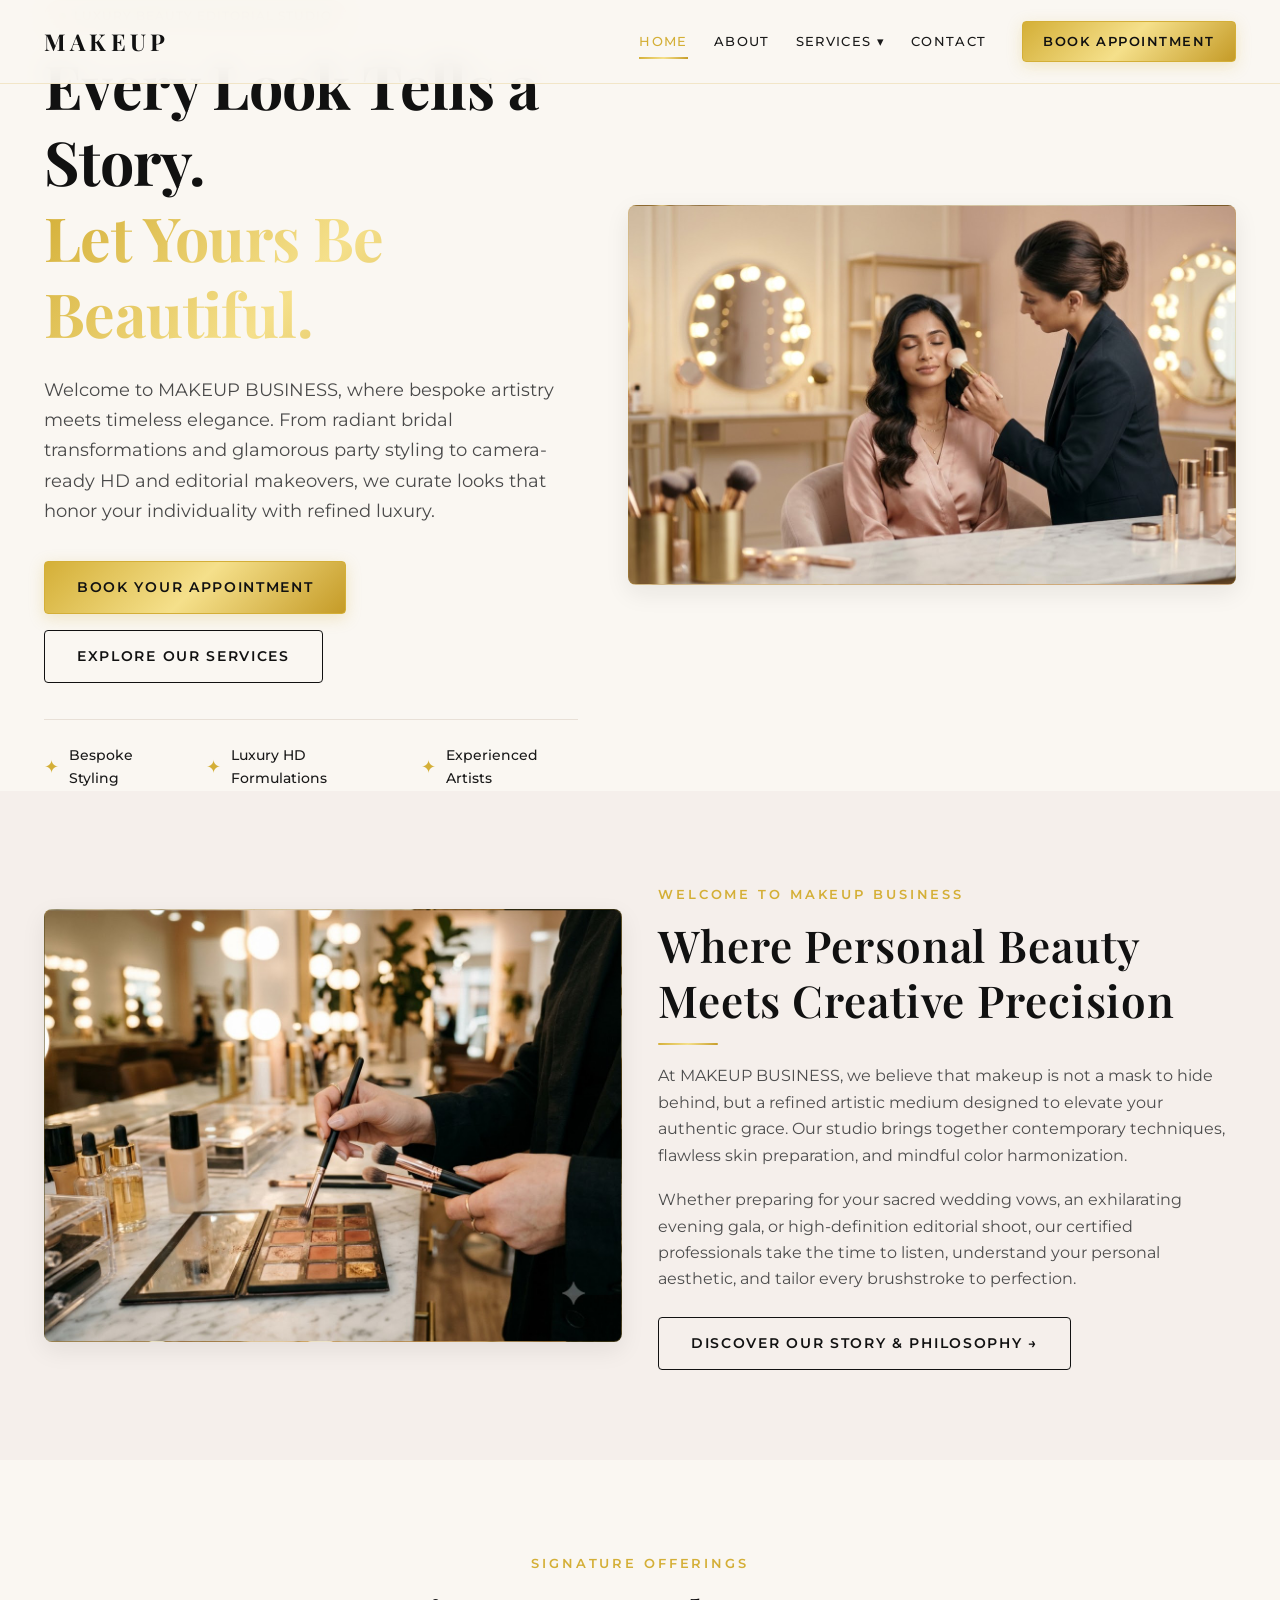
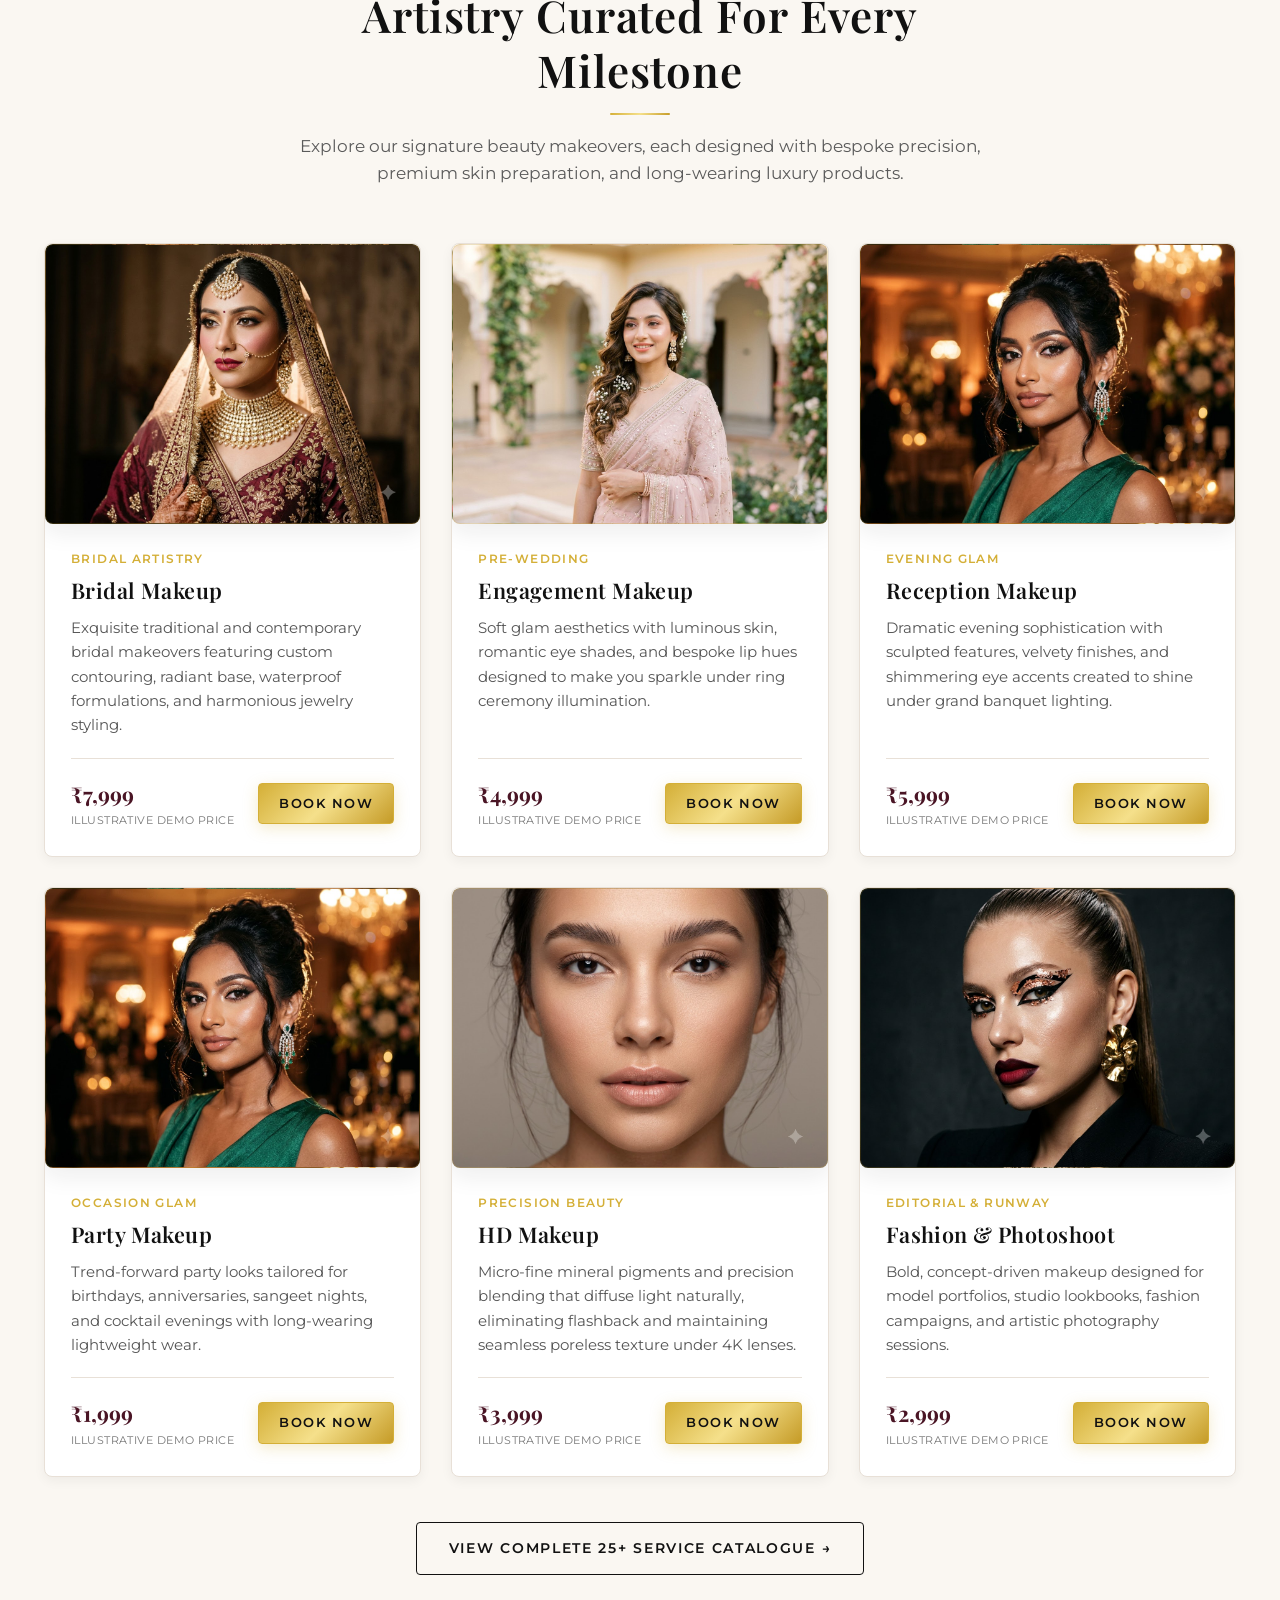
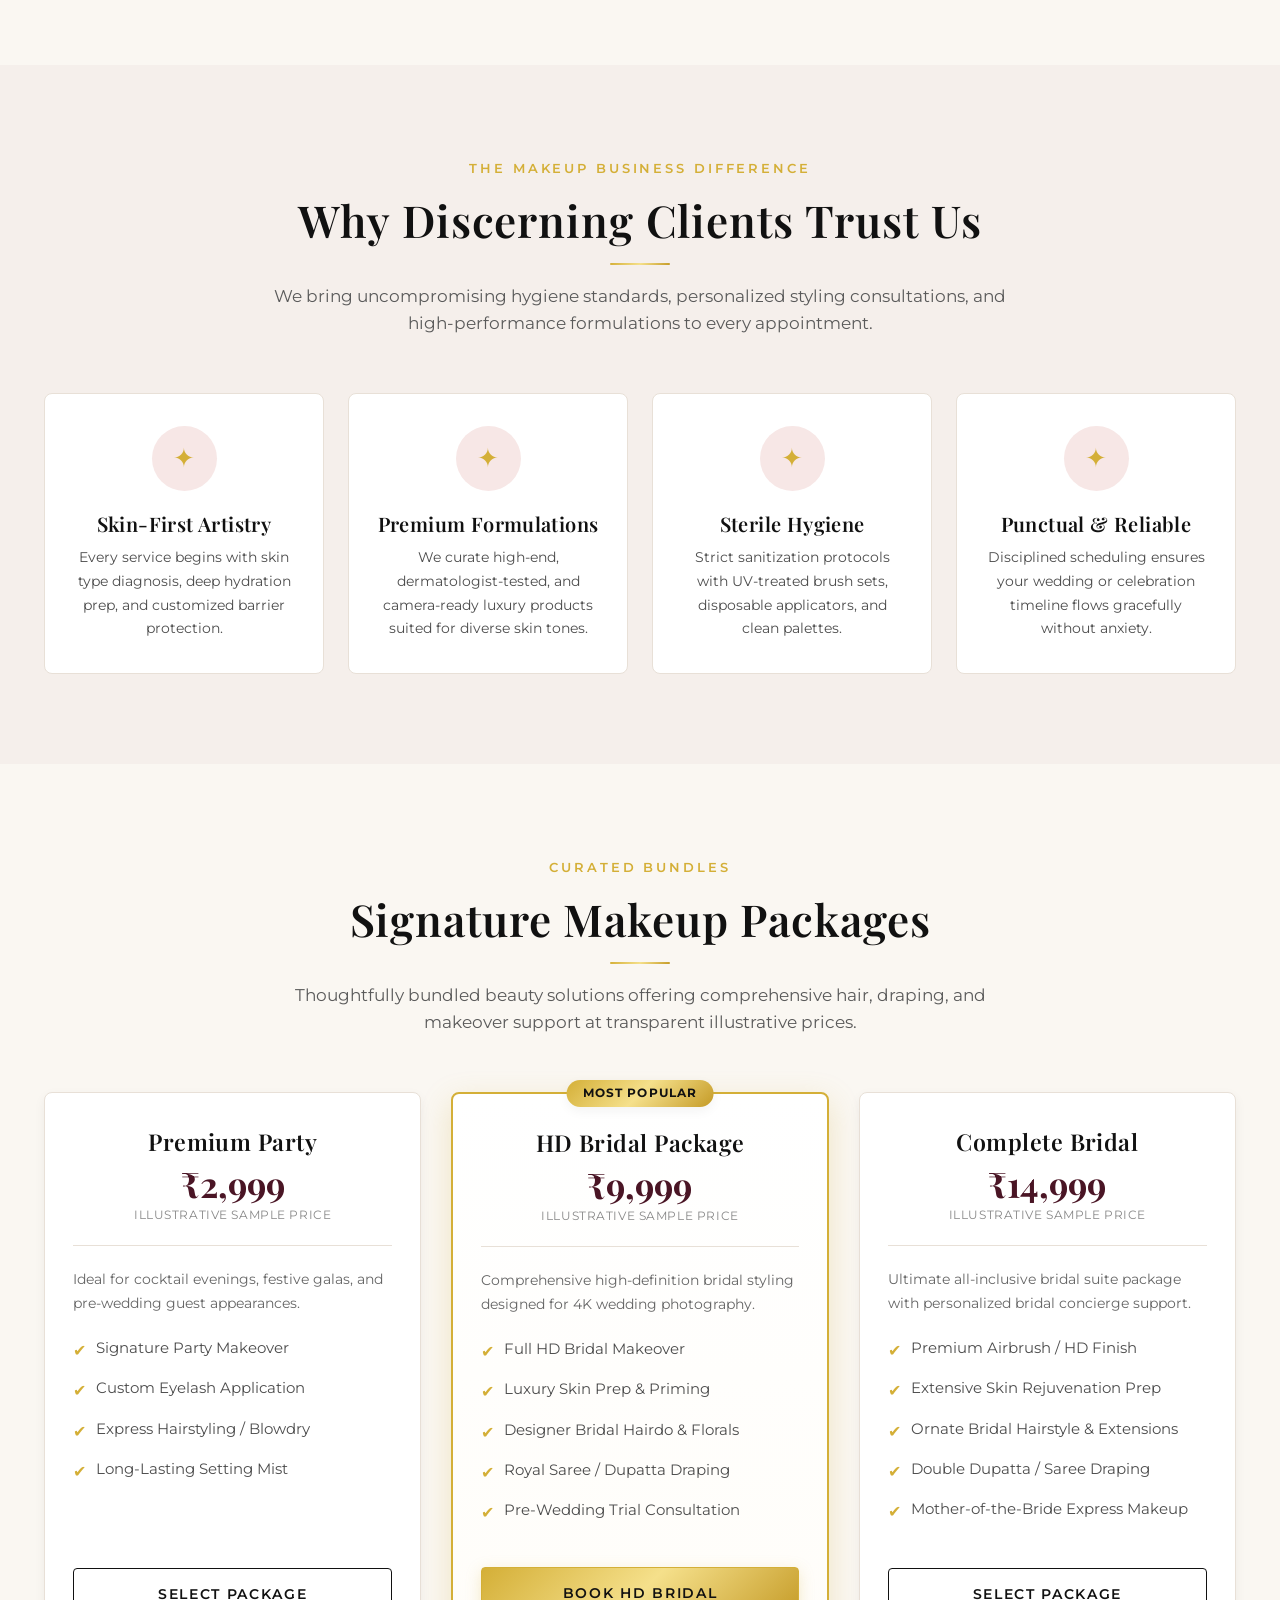
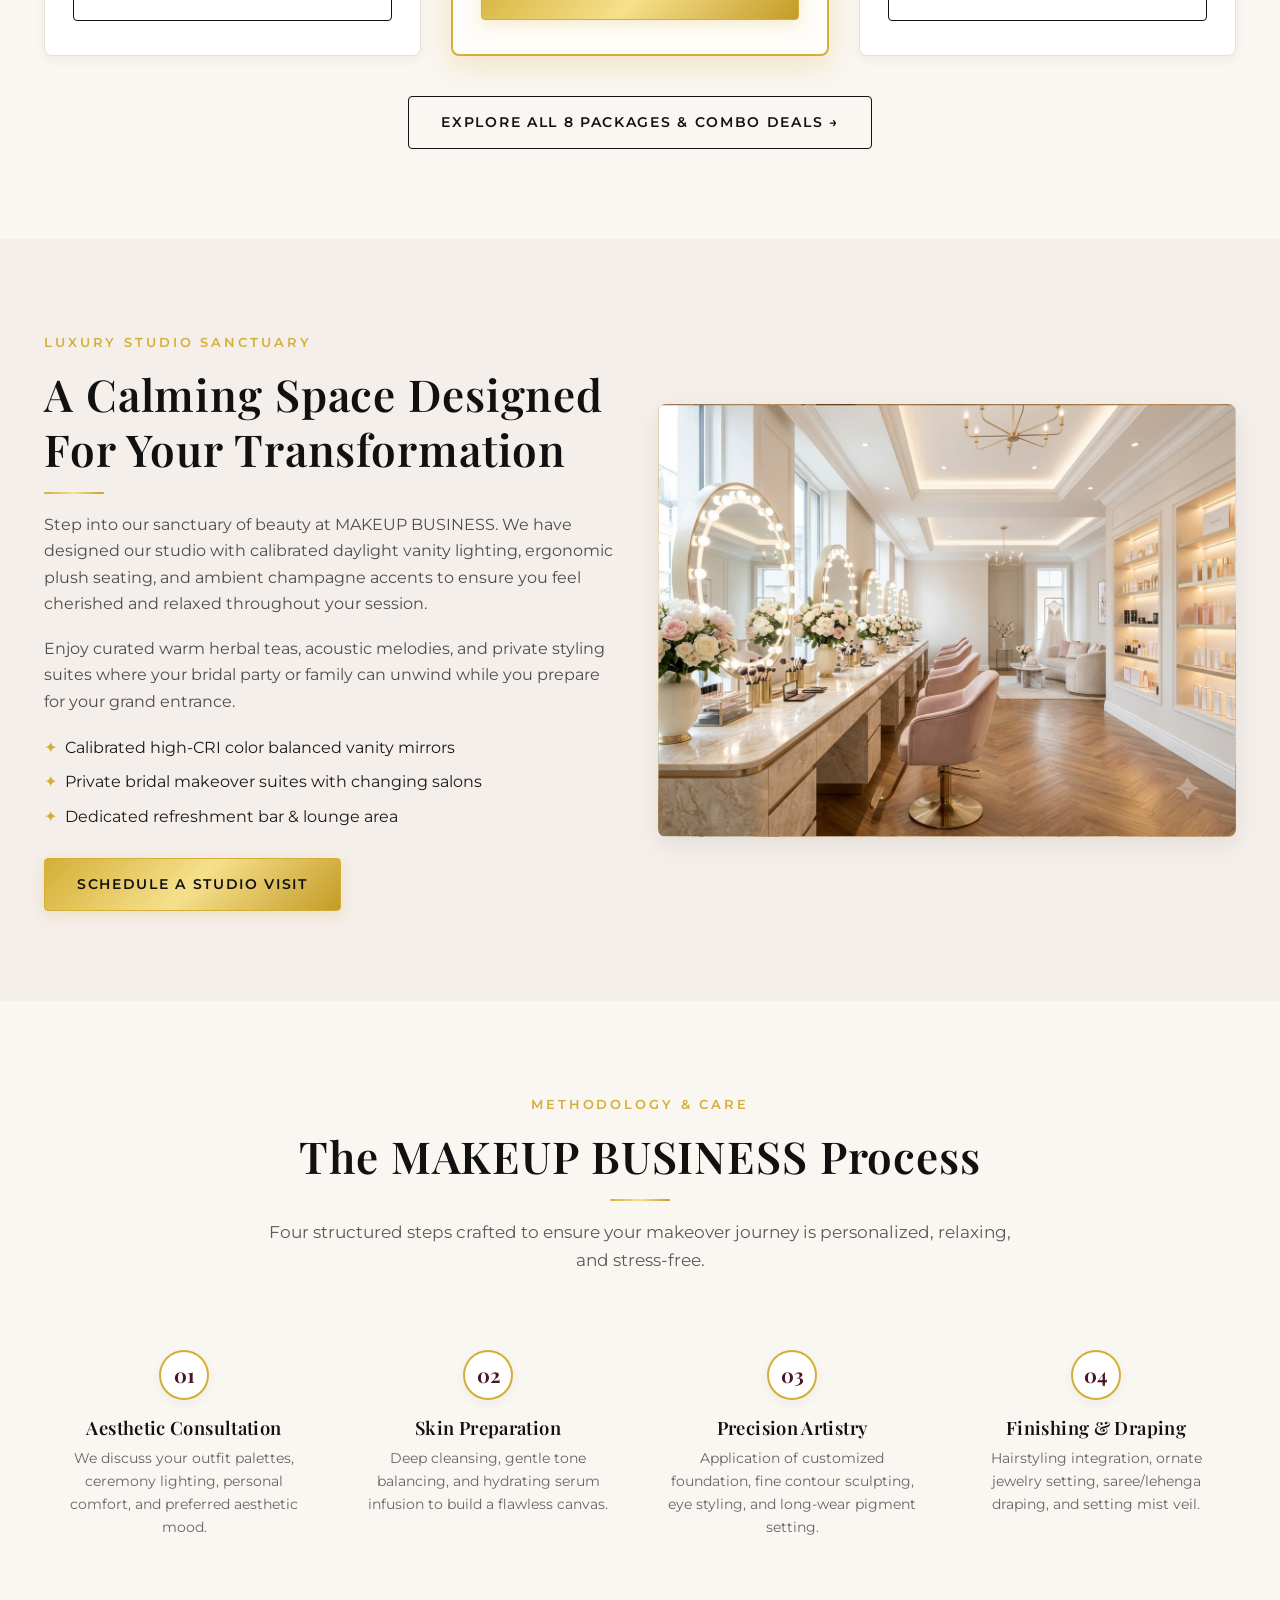
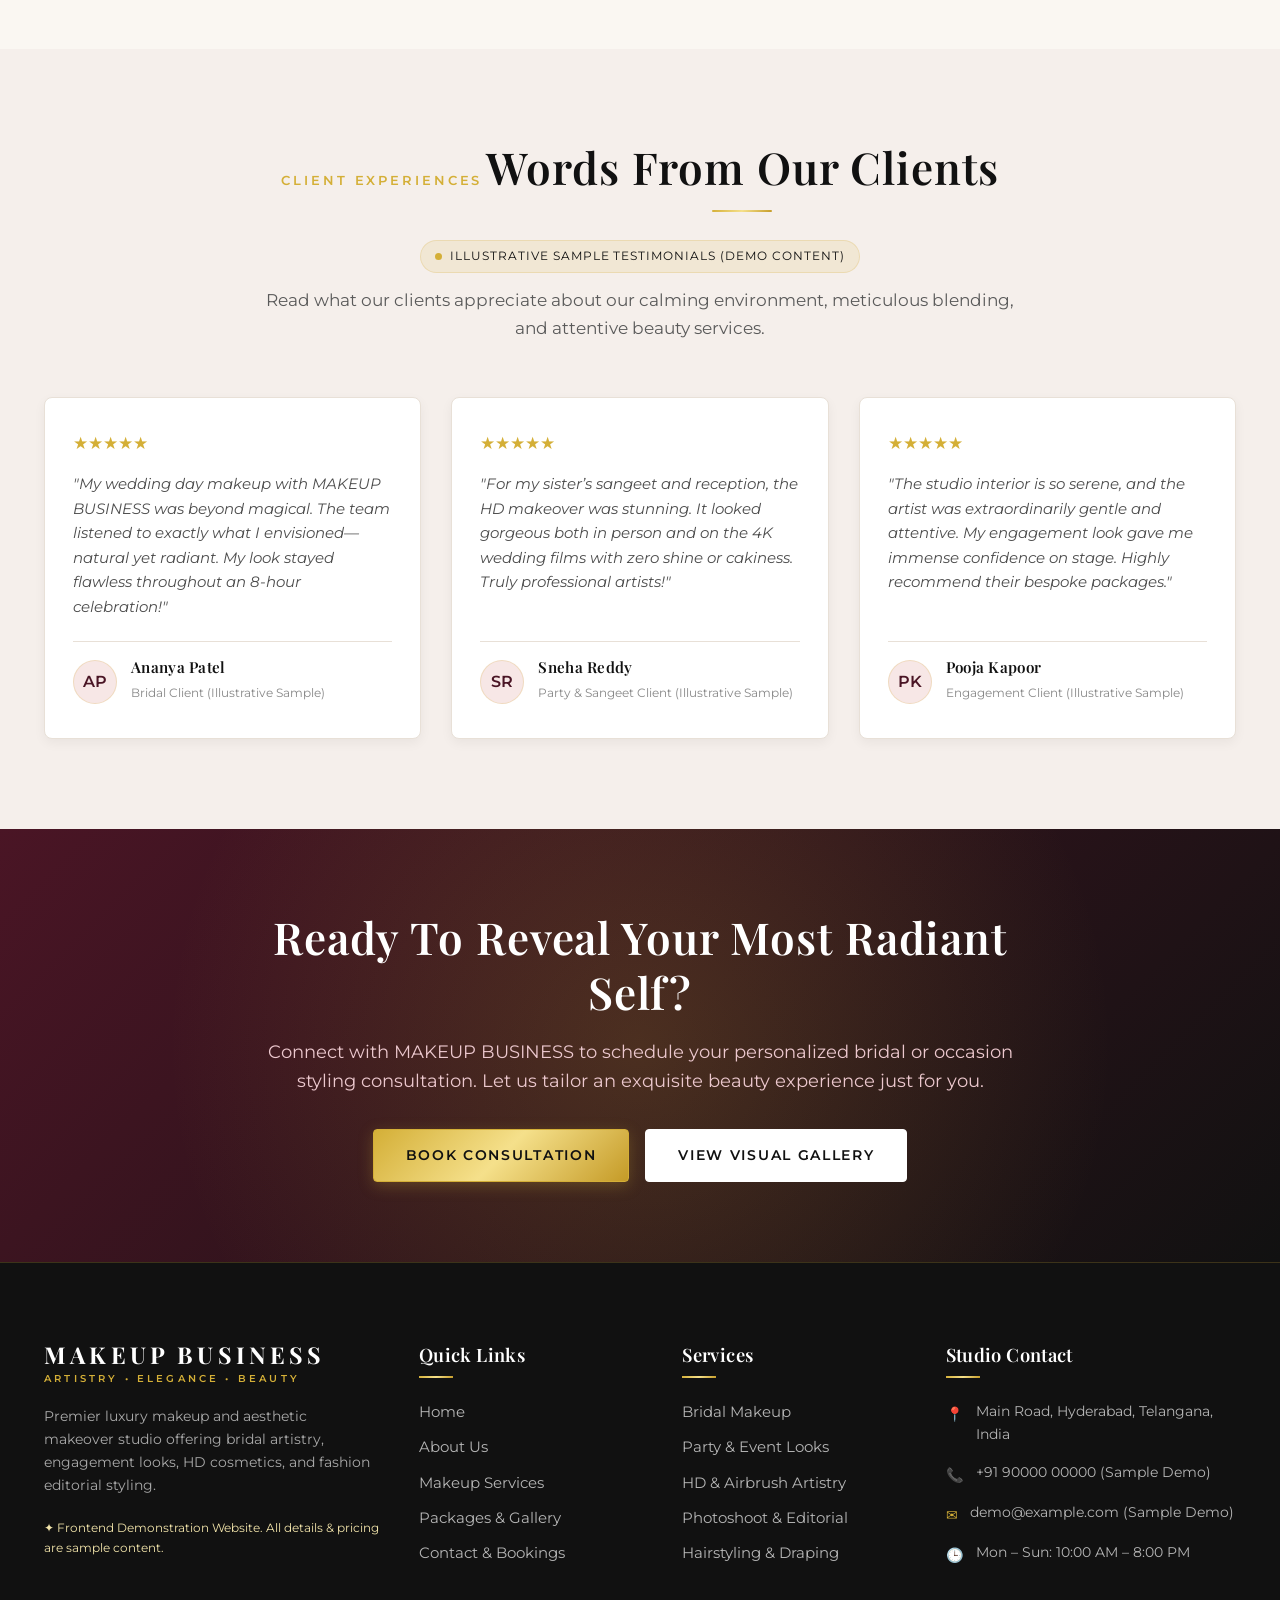
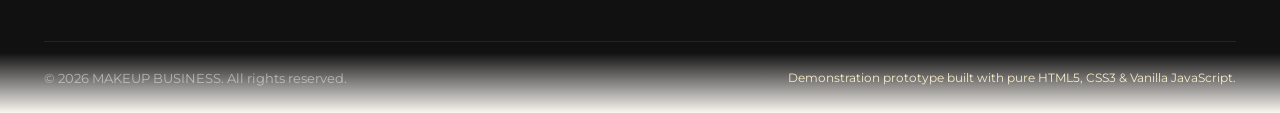
<file: index.html>
<!DOCTYPE html>
<html lang="en">

<head>
  <meta charset="UTF-8">
  <meta name="viewport" content="width=device-width, initial-scale=1.0">
  <title>MAKEUP BUSINESS - Luxury Bridal, Party & Professional Makeover Studio</title>
  <meta name="description"
    content="MAKEUP BUSINESS offers premier bridal makeup, engagement styling, reception looks, HD party makeover, and editorial beauty services. Book your consultation today.">
  <link rel="stylesheet" href="css/style.css">
  <!-- Google Fonts for Editorial Luxury Typography -->
  <link rel="preconnect" href="https://fonts.googleapis.com">
  <link rel="preconnect" href="https://fonts.gstatic.com" crossorigin>
  <link
    href="https://fonts.googleapis.com/css2?family=Montserrat:wght@300;400;500;600;700&family=Playfair+Display:ital,wght@0,400;0,600;0,700;1,400&display=swap"
    rel="stylesheet">
</head>

<body>

  <!-- ==================== HEADER / NAVIGATION ==================== -->
  <header class="site-header" id="mainHeader">
    <div class="container nav-container">
      <a href="index.html" class="logo" aria-label="MAKEUP BUSINESS Home">
        <span class="logo-main">MAKEUP </span>

      </a>

      <!-- Mobile Navigation Hamburger -->
      <button class="mobile-nav-toggle" aria-label="Toggle navigation menu" aria-expanded="false">
        <span class="hamburger-line"></span>
        <span class="hamburger-line"></span>
        <span class="hamburger-line"></span>
      </button>

      <!-- Main Navigation Menu -->
      <nav class="nav-menu" aria-label="Primary Navigation">
        <a href="index.html" class="nav-link active">Home</a>
        <a href="about.html" class="nav-link">About</a>
        <div class="nav-item-dropdown">
          <a href="services.html" class="nav-link">Services ▾</a>
          <div class="dropdown-menu">
            <a href="services.html" class="dropdown-link">All Services</a>
            <a href="bridal-makeup.html" class="dropdown-link">Bridal Makeup</a>
            <a href="party-makeup.html" class="dropdown-link">Party &amp; Event Makeup</a>
            <a href="professional-makeup.html" class="dropdown-link">HD &amp; Editorial Makeup</a>
          </div>
        </div>
        
        <a href="contact.html" class="nav-link">Contact</a>
        <a href="contact.html" class="btn btn-primary btn-sm nav-cta-btn">Book Appointment</a>
      </nav>
    </div>
  </header>

  <!-- ==================== HERO SECTION ==================== -->
  <section class="hero" id="homeHero">
    <div class="container">
      <div class="hero-grid">
        <div class="hero-content reveal-fade-up">
          <span class="demo-badge">
            <span class="demo-badge-dot"></span>
            Luxury Beauty Editorial Studio
          </span>
          <h1 class="hero-title">
            Every Look Tells a Story. <span>Let Yours Be Beautiful.</span>
          </h1>
          <p class="hero-description">
            Welcome to MAKEUP BUSINESS, where bespoke artistry meets timeless elegance. From radiant bridal
            transformations and glamorous party styling to camera-ready HD and editorial makeovers, we curate looks that
            honor your individuality with refined luxury.
          </p>
          <div class="hero-actions">
            <a href="contact.html" class="btn btn-primary">Book Your Appointment</a>
            <a href="services.html" class="btn btn-secondary">Explore Our Services</a>
          </div>
          <div class="hero-features">
            <div class="hero-feature-item">
              <span class="hero-feature-icon">✦</span>
              <span>Bespoke Styling</span>
            </div>
            <div class="hero-feature-item">
              <span class="hero-feature-icon">✦</span>
              <span>Luxury HD Formulations</span>
            </div>
            <div class="hero-feature-item">
              <span class="hero-feature-icon">✦</span>
              <span>Experienced Artists</span>
            </div>
          </div>
        </div>

        <!-- Placeholder 1: makeup-business-hero -->
        <div class="hero-visual reveal-fade-up">
          <!-- IMAGE REPLACEMENT POINT: Replace with real hero photo of makeup artist applying makeup in studio -->
          <div class="img-placeholder placeholder-makeup-business-hero ratio-hero"
            data-placeholder-name="makeup-business-hero">
            <span class="placeholder-badge">Concept Placeholder 1 of 8</span>
            <div class="placeholder-content">
              <span class="placeholder-icon">✦</span>
              <h3 class="placeholder-title">makeup-business-hero</h3>
              <p class="placeholder-desc">Premium makeup artist applying makeup to a client in a luxury studio setting
                with vanity lights and champagne gold aesthetic.</p>
              <span class="placeholder-note">CSS Image Container • Ready for Google Flow photography</span>
            </div>
          </div>
        </div>
      </div>
    </div>
  </section>

  <!-- ==================== WELCOME & PHILOSOPHY ==================== -->
  <section class="section section-bg-alt" id="welcomeSection">
    <div class="container">
      <div class="grid-2" style="align-items: center;">
        <!-- Placeholder 7: makeup-artist-professional -->
        <div class="reveal-fade-up">
          <!-- IMAGE REPLACEMENT POINT: Replace with professional makeup artist working with brushes and palettes -->
          <div class="img-placeholder placeholder-makeup-artist-professional ratio-4-3"
            data-placeholder-name="makeup-artist-professional">
            <span class="placeholder-badge">Concept Placeholder 7 of 8</span>
            <div class="placeholder-content">
              <span class="placeholder-icon">✦</span>
              <h4 class="placeholder-title">makeup-artist-professional</h4>
              <p class="placeholder-desc">Professional makeup artist meticulously curating tools, luxury brushes, and
                bespoke palettes.</p>
              <span class="placeholder-note">CSS Image Container</span>
            </div>
          </div>
        </div>

        <div class="reveal-fade-up">
          <span class="section-subtitle">Welcome to MAKEUP BUSINESS</span>
          <h2 class="section-title text-left">Where Personal Beauty Meets Creative Precision</h2>
          <p>
            At MAKEUP BUSINESS, we believe that makeup is not a mask to hide behind, but a refined artistic medium
            designed to elevate your authentic grace. Our studio brings together contemporary techniques, flawless skin
            preparation, and mindful color harmonization.
          </p>
          <p>
            Whether preparing for your sacred wedding vows, an exhilarating evening gala, or high-definition editorial
            shoot, our certified professionals take the time to listen, understand your personal aesthetic, and tailor
            every brushstroke to perfection.
          </p>
          <div style="margin-top: 24px;">
            <a href="about.html" class="btn btn-secondary">Discover Our Story &amp; Philosophy →</a>
          </div>
        </div>
      </div>
    </div>
  </section>

  <!-- ==================== FEATURED SERVICES ==================== -->
  <section class="section" id="featuredServices">
    <div class="container">
      <div class="section-header reveal-fade-up">
        <span class="section-subtitle">Signature Offerings</span>
        <h2 class="section-title">Artistry Curated For Every Milestone</h2>
        <p class="section-description">
          Explore our signature beauty makeovers, each designed with bespoke precision, premium skin preparation, and
          long-wearing luxury products.
        </p>
      </div>

      <div class="grid-3">
        <!-- 1. Bridal Makeup -->
        <div class="service-card reveal-fade-up">
          <!-- Reusable Placeholder 2: bridal-makeup -->
          <!-- IMAGE REPLACEMENT POINT: Replace with traditional bridal makeover photo -->
          <div class="img-placeholder placeholder-bridal-makeup ratio-16-9" data-placeholder-name="bridal-makeup">
            <span class="placeholder-badge">Bridal Styling</span>
            <div class="placeholder-content">
              <span class="placeholder-icon">✦</span>
              <h4 class="placeholder-title">bridal-makeup</h4>
              <p class="placeholder-desc">Traditional bridal elegance &amp; royal jewelry styling.</p>
            </div>
          </div>
          <div class="service-card-body">
            <span class="service-category">Bridal Artistry</span>
            <h3 class="service-title">Bridal Makeup</h3>
            <p class="service-description">
              Exquisite traditional and contemporary bridal makeovers featuring custom contouring, radiant base,
              waterproof formulations, and harmonious jewelry styling.
            </p>
            <div class="service-footer">
              <div class="service-price">
                ₹7,999 <span>Illustrative Demo Price</span>
              </div>
              <a href="contact.html?service=bridal&event=wedding" class="btn btn-primary btn-sm">Book Now</a>
            </div>
          </div>
        </div>

        <!-- 2. Engagement Makeup -->
        <div class="service-card reveal-fade-up">
          <!-- Reusable Placeholder 4: engagement-makeup -->
          <!-- IMAGE REPLACEMENT POINT: Replace with engagement & reception makeup photo -->
          <div class="img-placeholder placeholder-engagement-makeup ratio-16-9"
            data-placeholder-name="engagement-makeup">
            <span class="placeholder-badge">Engagement</span>
            <div class="placeholder-content">
              <span class="placeholder-icon">✦</span>
              <h4 class="placeholder-title">engagement-makeup</h4>
              <p class="placeholder-desc">Sophisticated pre-wedding radiance &amp; glow.</p>
            </div>
          </div>
          <div class="service-card-body">
            <span class="service-category">Pre-Wedding</span>
            <h3 class="service-title">Engagement Makeup</h3>
            <p class="service-description">
              Soft glam aesthetics with luminous skin, romantic eye shades, and bespoke lip hues designed to make you
              sparkle under ring ceremony illumination.
            </p>
            <div class="service-footer">
              <div class="service-price">
                ₹4,999 <span>Illustrative Demo Price</span>
              </div>
              <a href="contact.html?service=engagement&event=engagement" class="btn btn-primary btn-sm">Book Now</a>
            </div>
          </div>
        </div>

        <!-- 3. Reception Makeup -->
        <div class="service-card reveal-fade-up">
          <!-- Reusable Placeholder 3: party-makeup -->
          <!-- IMAGE REPLACEMENT POINT: Replace with reception evening glam photo -->
          <div class="img-placeholder placeholder-party-makeup ratio-16-9" data-placeholder-name="party-makeup">
            <span class="placeholder-badge">Reception</span>
            <div class="placeholder-content">
              <span class="placeholder-icon">✦</span>
              <h4 class="placeholder-title">party-makeup</h4>
              <p class="placeholder-desc">Glamorous evening reception look with defined eyes.</p>
            </div>
          </div>
          <div class="service-card-body">
            <span class="service-category">Evening Glam</span>
            <h3 class="service-title">Reception Makeup</h3>
            <p class="service-description">
              Dramatic evening sophistication with sculpted features, velvety finishes, and shimmering eye accents
              created to shine under grand banquet lighting.
            </p>
            <div class="service-footer">
              <div class="service-price">
                ₹5,999 <span>Illustrative Demo Price</span>
              </div>
              <a href="contact.html?service=reception&event=reception" class="btn btn-primary btn-sm">Book Now</a>
            </div>
          </div>
        </div>

        <!-- 4. Party Makeup -->
        <div class="service-card reveal-fade-up">
          <!-- Reusable Placeholder 3: party-makeup -->
          <div class="img-placeholder placeholder-party-makeup ratio-16-9" data-placeholder-name="party-makeup">
            <span class="placeholder-badge">Cocktail &amp; Party</span>
            <div class="placeholder-content">
              <span class="placeholder-icon">✦</span>
              <h4 class="placeholder-title">party-makeup</h4>
              <p class="placeholder-desc">Chic festive and cocktail party makeover styling.</p>
            </div>
          </div>
          <div class="service-card-body">
            <span class="service-category">Occasion Glam</span>
            <h3 class="service-title">Party Makeup</h3>
            <p class="service-description">
              Trend-forward party looks tailored for birthdays, anniversaries, sangeet nights, and cocktail evenings
              with long-wearing lightweight wear.
            </p>
            <div class="service-footer">
              <div class="service-price">
                ₹1,999 <span>Illustrative Demo Price</span>
              </div>
              <a href="contact.html?service=party&event=party" class="btn btn-primary btn-sm">Book Now</a>
            </div>
          </div>
        </div>

        <!-- 5. HD Makeup -->
        <div class="service-card reveal-fade-up">
          <!-- Reusable Placeholder 5: hd-makeup -->
          <!-- IMAGE REPLACEMENT POINT: Replace with HD micro-finish makeup photo -->
          <div class="img-placeholder placeholder-hd-makeup ratio-16-9" data-placeholder-name="hd-makeup">
            <span class="placeholder-badge">High Definition</span>
            <div class="placeholder-content">
              <span class="placeholder-icon">✦</span>
              <h4 class="placeholder-title">hd-makeup</h4>
              <p class="placeholder-desc">High-definition micro-finish for 4K video &amp; lenses.</p>
            </div>
          </div>
          <div class="service-card-body">
            <span class="service-category">Precision Beauty</span>
            <h3 class="service-title">HD Makeup</h3>
            <p class="service-description">
              Micro-fine mineral pigments and precision blending that diffuse light naturally, eliminating flashback and
              maintaining seamless poreless texture under 4K lenses.
            </p>
            <div class="service-footer">
              <div class="service-price">
                ₹3,999 <span>Illustrative Demo Price</span>
              </div>
              <a href="contact.html?service=hd&event=other" class="btn btn-primary btn-sm">Book Now</a>
            </div>
          </div>
        </div>

        <!-- 6. Fashion & Photoshoot Makeup -->
        <div class="service-card reveal-fade-up">
          <!-- Reusable Placeholder 6: fashion-makeup -->
          <!-- IMAGE REPLACEMENT POINT: Replace with editorial photoshoot makeup photo -->
          <div class="img-placeholder placeholder-fashion-makeup ratio-16-9" data-placeholder-name="fashion-makeup">
            <span class="placeholder-badge">Editorial Look</span>
            <div class="placeholder-content">
              <span class="placeholder-icon">✦</span>
              <h4 class="placeholder-title">fashion-makeup</h4>
              <p class="placeholder-desc">Creative editorial aesthetics &amp; runway beauty.</p>
            </div>
          </div>
          <div class="service-card-body">
            <span class="service-category">Editorial &amp; Runway</span>
            <h3 class="service-title">Fashion &amp; Photoshoot</h3>
            <p class="service-description">
              Bold, concept-driven makeup designed for model portfolios, studio lookbooks, fashion campaigns, and
              artistic photography sessions.
            </p>
            <div class="service-footer">
              <div class="service-price">
                ₹2,999 <span>Illustrative Demo Price</span>
              </div>
              <a href="contact.html?service=fashion&event=photoshoot" class="btn btn-primary btn-sm">Book Now</a>
            </div>
          </div>
        </div>
      </div>

      <div style="text-align: center; margin-top: 45px;">
        <a href="services.html" class="btn btn-secondary">View Complete 25+ Service Catalogue →</a>
      </div>
    </div>
  </section>

  <!-- ==================== WHY CHOOSE US ==================== -->
  <section class="section section-bg-alt" id="whyChooseUs">
    <div class="container">
      <div class="section-header reveal-fade-up">
        <span class="section-subtitle">The MAKEUP BUSINESS Difference</span>
        <h2 class="section-title">Why Discerning Clients Trust Us</h2>
        <p class="section-description">
          We bring uncompromising hygiene standards, personalized styling consultations, and high-performance
          formulations to every appointment.
        </p>
      </div>

      <div class="grid-4">
        <div class="feature-box reveal-fade-up">
          <div class="feature-icon-wrapper">✦</div>
          <h4 style="margin-bottom: 10px;">Skin-First Artistry</h4>
          <p style="font-size: 0.9rem;">Every service begins with skin type diagnosis, deep hydration prep, and
            customized barrier protection.</p>
        </div>

        <div class="feature-box reveal-fade-up">
          <div class="feature-icon-wrapper">✦</div>
          <h4 style="margin-bottom: 10px;">Premium Formulations</h4>
          <p style="font-size: 0.9rem;">We curate high-end, dermatologist-tested, and camera-ready luxury products
            suited for diverse skin tones.</p>
        </div>

        <div class="feature-box reveal-fade-up">
          <div class="feature-icon-wrapper">✦</div>
          <h4 style="margin-bottom: 10px;">Sterile Hygiene</h4>
          <p style="font-size: 0.9rem;">Strict sanitization protocols with UV-treated brush sets, disposable
            applicators, and clean palettes.</p>
        </div>

        <div class="feature-box reveal-fade-up">
          <div class="feature-icon-wrapper">✦</div>
          <h4 style="margin-bottom: 10px;">Punctual &amp; Reliable</h4>
          <p style="font-size: 0.9rem;">Disciplined scheduling ensures your wedding or celebration timeline flows
            gracefully without anxiety.</p>
        </div>
      </div>
    </div>
  </section>

  <!-- ==================== FEATURED PACKAGES ==================== -->
  <section class="section" id="packagesOverview">
    <div class="container">
      <div class="section-header reveal-fade-up">
        <span class="section-subtitle">Curated Bundles</span>
        <h2 class="section-title">Signature Makeup Packages</h2>
        <p class="section-description">
          Thoughtfully bundled beauty solutions offering comprehensive hair, draping, and makeover support at
          transparent illustrative prices.
        </p>
      </div>

      <div class="grid-3">
        <!-- Package 1 -->
        <div class="package-card reveal-fade-up">
          <div class="package-header">
            <h3 class="package-title">Premium Party</h3>
            <div class="package-price">₹2,999</div>
            <span class="package-price-sub">Illustrative Sample Price</span>
          </div>
          <p style="font-size: 0.9rem; margin-bottom: 20px; color: #666;">Ideal for cocktail evenings, festive galas,
            and pre-wedding guest appearances.</p>
          <ul class="package-features">
            <li class="package-feature-item"><span class="package-feature-icon">✔</span> Signature Party Makeover</li>
            <li class="package-feature-item"><span class="package-feature-icon">✔</span> Custom Eyelash Application</li>
            <li class="package-feature-item"><span class="package-feature-icon">✔</span> Express Hairstyling / Blowdry
            </li>
            <li class="package-feature-item"><span class="package-feature-icon">✔</span> Long-Lasting Setting Mist</li>
          </ul>
          <a href="contact.html?service=party-premium&event=party" class="btn btn-secondary btn-block">Select
            Package</a>
        </div>

        <!-- Package 2: Featured -->
        <div class="package-card featured reveal-fade-up">
          <span class="package-badge">Most Popular</span>
          <div class="package-header">
            <h3 class="package-title">HD Bridal Package</h3>
            <div class="package-price">₹9,999</div>
            <span class="package-price-sub">Illustrative Sample Price</span>
          </div>
          <p style="font-size: 0.9rem; margin-bottom: 20px; color: #666;">Comprehensive high-definition bridal styling
            designed for 4K wedding photography.</p>
          <ul class="package-features">
            <li class="package-feature-item"><span class="package-feature-icon">✔</span> Full HD Bridal Makeover</li>
            <li class="package-feature-item"><span class="package-feature-icon">✔</span> Luxury Skin Prep &amp; Priming
            </li>
            <li class="package-feature-item"><span class="package-feature-icon">✔</span> Designer Bridal Hairdo &amp;
              Florals</li>
            <li class="package-feature-item"><span class="package-feature-icon">✔</span> Royal Saree / Dupatta Draping
            </li>
            <li class="package-feature-item"><span class="package-feature-icon">✔</span> Pre-Wedding Trial Consultation
            </li>
          </ul>
          <a href="contact.html?service=bridal-hd&event=wedding" class="btn btn-primary btn-block">Book HD Bridal</a>
        </div>

        <!-- Package 3 -->
        <div class="package-card reveal-fade-up">
          <div class="package-header">
            <h3 class="package-title">Complete Bridal</h3>
            <div class="package-price">₹14,999</div>
            <span class="package-price-sub">Illustrative Sample Price</span>
          </div>
          <p style="font-size: 0.9rem; margin-bottom: 20px; color: #666;">Ultimate all-inclusive bridal suite package
            with personalized bridal concierge support.</p>
          <ul class="package-features">
            <li class="package-feature-item"><span class="package-feature-icon">✔</span> Premium Airbrush / HD Finish
            </li>
            <li class="package-feature-item"><span class="package-feature-icon">✔</span> Extensive Skin Rejuvenation
              Prep</li>
            <li class="package-feature-item"><span class="package-feature-icon">✔</span> Ornate Bridal Hairstyle &amp;
              Extensions</li>
            <li class="package-feature-item"><span class="package-feature-icon">✔</span> Double Dupatta / Saree Draping
            </li>
            <li class="package-feature-item"><span class="package-feature-icon">✔</span> Mother-of-the-Bride Express
              Makeup</li>
          </ul>
          <a href="contact.html?service=bridal-complete&event=wedding" class="btn btn-secondary btn-block">Select
            Package</a>
        </div>
      </div>

      <div style="text-align: center; margin-top: 40px;">
        <a href="packages-gallery.html" class="btn btn-secondary">Explore All 8 Packages &amp; Combo Deals →</a>
      </div>
    </div>
  </section>

  <!-- ==================== STUDIO INTERIOR EXPERIENCE ==================== -->
  <section class="section section-bg-alt" id="studioExperience">
    <div class="container">
      <div class="grid-2" style="align-items: center;">
        <div class="reveal-fade-up">
          <span class="section-subtitle">Luxury Studio Sanctuary</span>
          <h2 class="section-title text-left">A Calming Space Designed For Your Transformation</h2>
          <p>
            Step into our sanctuary of beauty at MAKEUP BUSINESS. We have designed our studio with calibrated daylight
            vanity lighting, ergonomic plush seating, and ambient champagne accents to ensure you feel cherished and
            relaxed throughout your session.
          </p>
          <p>
            Enjoy curated warm herbal teas, acoustic melodies, and private styling suites where your bridal party or
            family can unwind while you prepare for your grand entrance.
          </p>
          <ul style="margin: 20px 0 28px;">
            <li style="margin-bottom: 8px; display: flex; align-items: center; gap: 8px;">
              <span style="color: var(--champagne-gold);">✦</span> Calibrated high-CRI color balanced vanity mirrors
            </li>
            <li style="margin-bottom: 8px; display: flex; align-items: center; gap: 8px;">
              <span style="color: var(--champagne-gold);">✦</span> Private bridal makeover suites with changing salons
            </li>
            <li style="margin-bottom: 8px; display: flex; align-items: center; gap: 8px;">
              <span style="color: var(--champagne-gold);">✦</span> Dedicated refreshment bar &amp; lounge area
            </li>
          </ul>
          <a href="contact.html" class="btn btn-primary">Schedule a Studio Visit</a>
        </div>

        <!-- Placeholder 8: makeup-studio-interior -->
        <div class="reveal-fade-up">
          <!-- IMAGE REPLACEMENT POINT: Replace with photo of luxury makeup studio interior with mirrors and lighting -->
          <div class="img-placeholder placeholder-makeup-studio-interior ratio-4-3"
            data-placeholder-name="makeup-studio-interior">
            <span class="placeholder-badge">Concept Placeholder 8 of 8</span>
            <div class="placeholder-content">
              <span class="placeholder-icon">✦</span>
              <h4 class="placeholder-title">makeup-studio-interior</h4>
              <p class="placeholder-desc">Elegant makeup studio interior, vanity mirrors, daylight bulbs, and premium
                beauty displays.</p>
              <span class="placeholder-note">CSS Image Container • Ready for Google Flow photography</span>
            </div>
          </div>
        </div>
      </div>
    </div>
  </section>

  <!-- ==================== OUR 4-STEP PROCESS ==================== -->
  <section class="section" id="processSection">
    <div class="container">
      <div class="section-header reveal-fade-up">
        <span class="section-subtitle">Methodology &amp; Care</span>
        <h2 class="section-title">The MAKEUP BUSINESS Process</h2>
        <p class="section-description">
          Four structured steps crafted to ensure your makeover journey is personalized, relaxing, and stress-free.
        </p>
      </div>

      <div class="process-grid">
        <div class="process-step reveal-fade-up">
          <div class="process-number">01</div>
          <h4 class="process-title">Aesthetic Consultation</h4>
          <p class="process-desc">We discuss your outfit palettes, ceremony lighting, personal comfort, and preferred
            aesthetic mood.</p>
        </div>

        <div class="process-step reveal-fade-up">
          <div class="process-number">02</div>
          <h4 class="process-title">Skin Preparation</h4>
          <p class="process-desc">Deep cleansing, gentle tone balancing, and hydrating serum infusion to build a
            flawless canvas.</p>
        </div>

        <div class="process-step reveal-fade-up">
          <div class="process-number">03</div>
          <h4 class="process-title">Precision Artistry</h4>
          <p class="process-desc">Application of customized foundation, fine contour sculpting, eye styling, and
            long-wear pigment setting.</p>
        </div>

        <div class="process-step reveal-fade-up">
          <div class="process-number">04</div>
          <h4 class="process-title">Finishing &amp; Draping</h4>
          <p class="process-desc">Hairstyling integration, ornate jewelry setting, saree/lehenga draping, and setting
            mist veil.</p>
        </div>
      </div>
    </div>
  </section>

  <!-- ==================== DEMONSTRATION TESTIMONIALS ==================== -->
  <section class="section section-bg-alt" id="testimonials">
    <div class="container">
      <div class="section-header reveal-fade-up">
        <span class="section-subtitle">Client Experiences</span>
        <h2 class="section-title">Words From Our Clients</h2>
        <div class="demo-badge" style="margin-top: 10px;">
          <span class="demo-badge-dot"></span>
          Illustrative Sample Testimonials (Demo Content)
        </div>
        <p class="section-description">
          Read what our clients appreciate about our calming environment, meticulous blending, and attentive beauty
          services.
        </p>
      </div>

      <div class="grid-3">
        <div class="testimonial-card reveal-fade-up">
          <div class="testimonial-stars">★★★★★</div>
          <p class="testimonial-quote">
            "My wedding day makeup with MAKEUP BUSINESS was beyond magical. The team listened to exactly what I
            envisioned—natural yet radiant. My look stayed flawless throughout an 8-hour celebration!"
          </p>
          <div class="testimonial-author">
            <div class="author-avatar">AP</div>
            <div class="author-info">
              <h5>Ananya Patel</h5>
              <span>Bridal Client (Illustrative Sample)</span>
            </div>
          </div>
        </div>

        <div class="testimonial-card reveal-fade-up">
          <div class="testimonial-stars">★★★★★</div>
          <p class="testimonial-quote">
            "For my sister’s sangeet and reception, the HD makeover was stunning. It looked gorgeous both in person and
            on the 4K wedding films with zero shine or cakiness. Truly professional artists!"
          </p>
          <div class="testimonial-author">
            <div class="author-avatar">SR</div>
            <div class="author-info">
              <h5>Sneha Reddy</h5>
              <span>Party &amp; Sangeet Client (Illustrative Sample)</span>
            </div>
          </div>
        </div>

        <div class="testimonial-card reveal-fade-up">
          <div class="testimonial-stars">★★★★★</div>
          <p class="testimonial-quote">
            "The studio interior is so serene, and the artist was extraordinarily gentle and attentive. My engagement
            look gave me immense confidence on stage. Highly recommend their bespoke packages."
          </p>
          <div class="testimonial-author">
            <div class="author-avatar">PK</div>
            <div class="author-info">
              <h5>Pooja Kapoor</h5>
              <span>Engagement Client (Illustrative Sample)</span>
            </div>
          </div>
        </div>
      </div>
    </div>
  </section>

  <!-- ==================== CTA BANNER ==================== -->
  <section class="cta-banner" id="homeCta">
    <div class="container">
      <h2 class="cta-title">Ready To Reveal Your Most Radiant Self?</h2>
      <p class="cta-desc">
        Connect with MAKEUP BUSINESS to schedule your personalized bridal or occasion styling consultation. Let us
        tailor an exquisite beauty experience just for you.
      </p>
      <div class="cta-actions">
        <a href="contact.html" class="btn btn-primary">Book Consultation</a>
        <a href="packages-gallery.html" class="btn btn-white">View Visual Gallery</a>
      </div>
    </div>
  </section>

  <!-- ==================== FOOTER ==================== -->
  <footer class="site-footer">
    <div class="container">
      <div class="footer-grid">
        <div class="footer-col">
          <div class="logo" style="margin-bottom: 12px;">
            <span class="logo-main">MAKEUP BUSINESS</span>
            <span class="logo-sub">Artistry • Elegance • Beauty</span>
          </div>
          <p class="footer-desc">
            Premier luxury makeup and aesthetic makeover studio offering bridal artistry, engagement looks, HD
            cosmetics, and fashion editorial styling.
          </p>
          <div class="footer-demo-disclaimer">
            ✦ Frontend Demonstration Website. All details &amp; pricing are sample content.
          </div>
        </div>

        <div class="footer-col">
          <h4>Quick Links</h4>
          <ul class="footer-links">
            <li><a href="index.html">Home</a></li>
            <li><a href="about.html">About Us</a></li>
            <li><a href="services.html">Makeup Services</a></li>
            <li><a href="packages-gallery.html">Packages &amp; Gallery</a></li>
            <li><a href="contact.html">Contact &amp; Bookings</a></li>
          </ul>
        </div>

        <div class="footer-col">
          <h4>Services</h4>
          <ul class="footer-links">
            <li><a href="bridal-makeup.html">Bridal Makeup</a></li>
            <li><a href="party-makeup.html">Party &amp; Event Looks</a></li>
            <li><a href="professional-makeup.html">HD &amp; Airbrush Artistry</a></li>
            <li><a href="professional-makeup.html">Photoshoot &amp; Editorial</a></li>
            <li><a href="services.html#additional">Hairstyling &amp; Draping</a></li>
          </ul>
        </div>

        <div class="footer-col">
          <h4>Studio Contact</h4>
          <div class="footer-contact-item">
            <span class="footer-contact-icon">📍</span>
            <span>Main Road, Hyderabad, Telangana, India</span>
          </div>
          <div class="footer-contact-item">
            <span class="footer-contact-icon">📞</span>
            <span>+91 90000 00000 (Sample Demo)</span>
          </div>
          <div class="footer-contact-item">
            <span class="footer-contact-icon">✉</span>
            <span>demo@example.com (Sample Demo)</span>
          </div>
          <div class="footer-contact-item">
            <span class="footer-contact-icon">🕒</span>
            <span>Mon – Sun: 10:00 AM – 8:00 PM</span>
          </div>
        </div>
      </div>

      <div class="footer-bottom">
        <div>
          &copy; 2026 MAKEUP BUSINESS. All rights reserved.
        </div>
        <div class="footer-demo-disclaimer">
          Demonstration prototype built with pure HTML5, CSS3 &amp; Vanilla JavaScript.
        </div>
      </div>
    </div>
  </footer>

  <script src="js/script.js"></script>
</body>

</html>
</file>
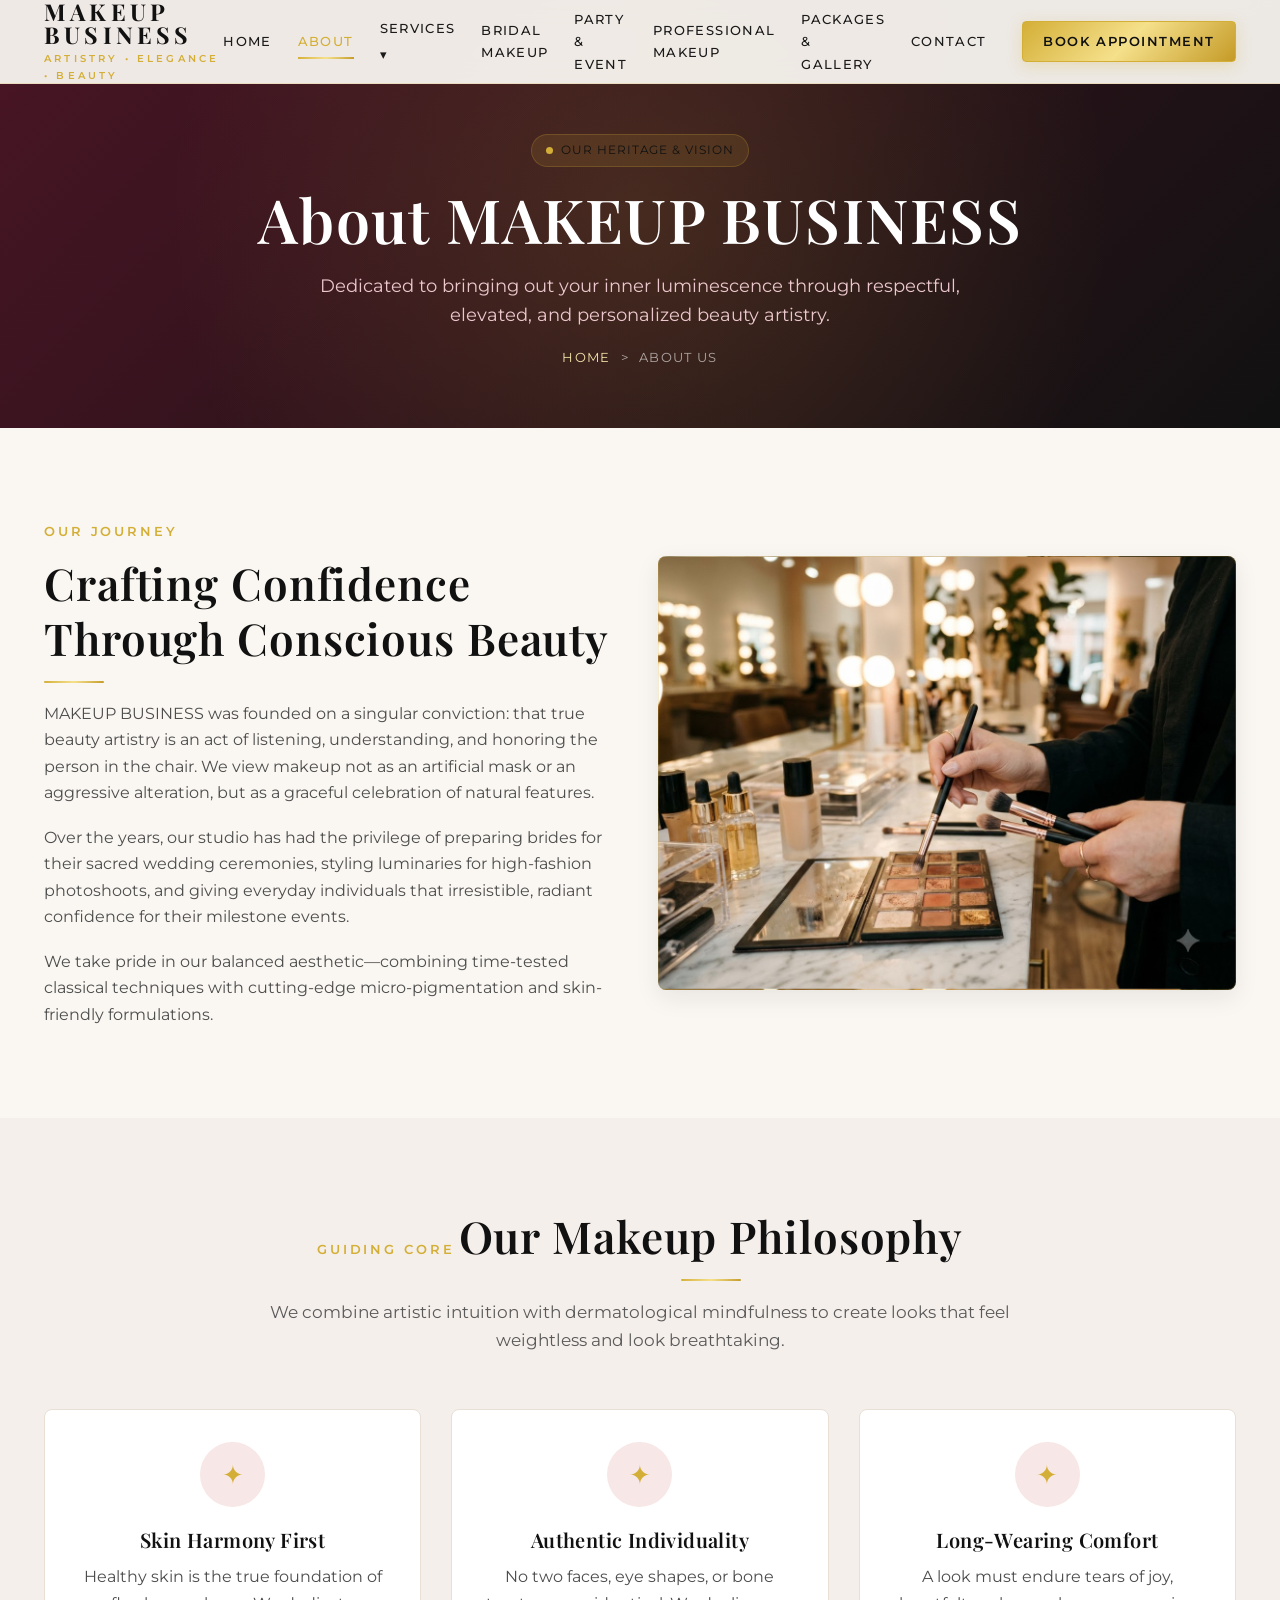
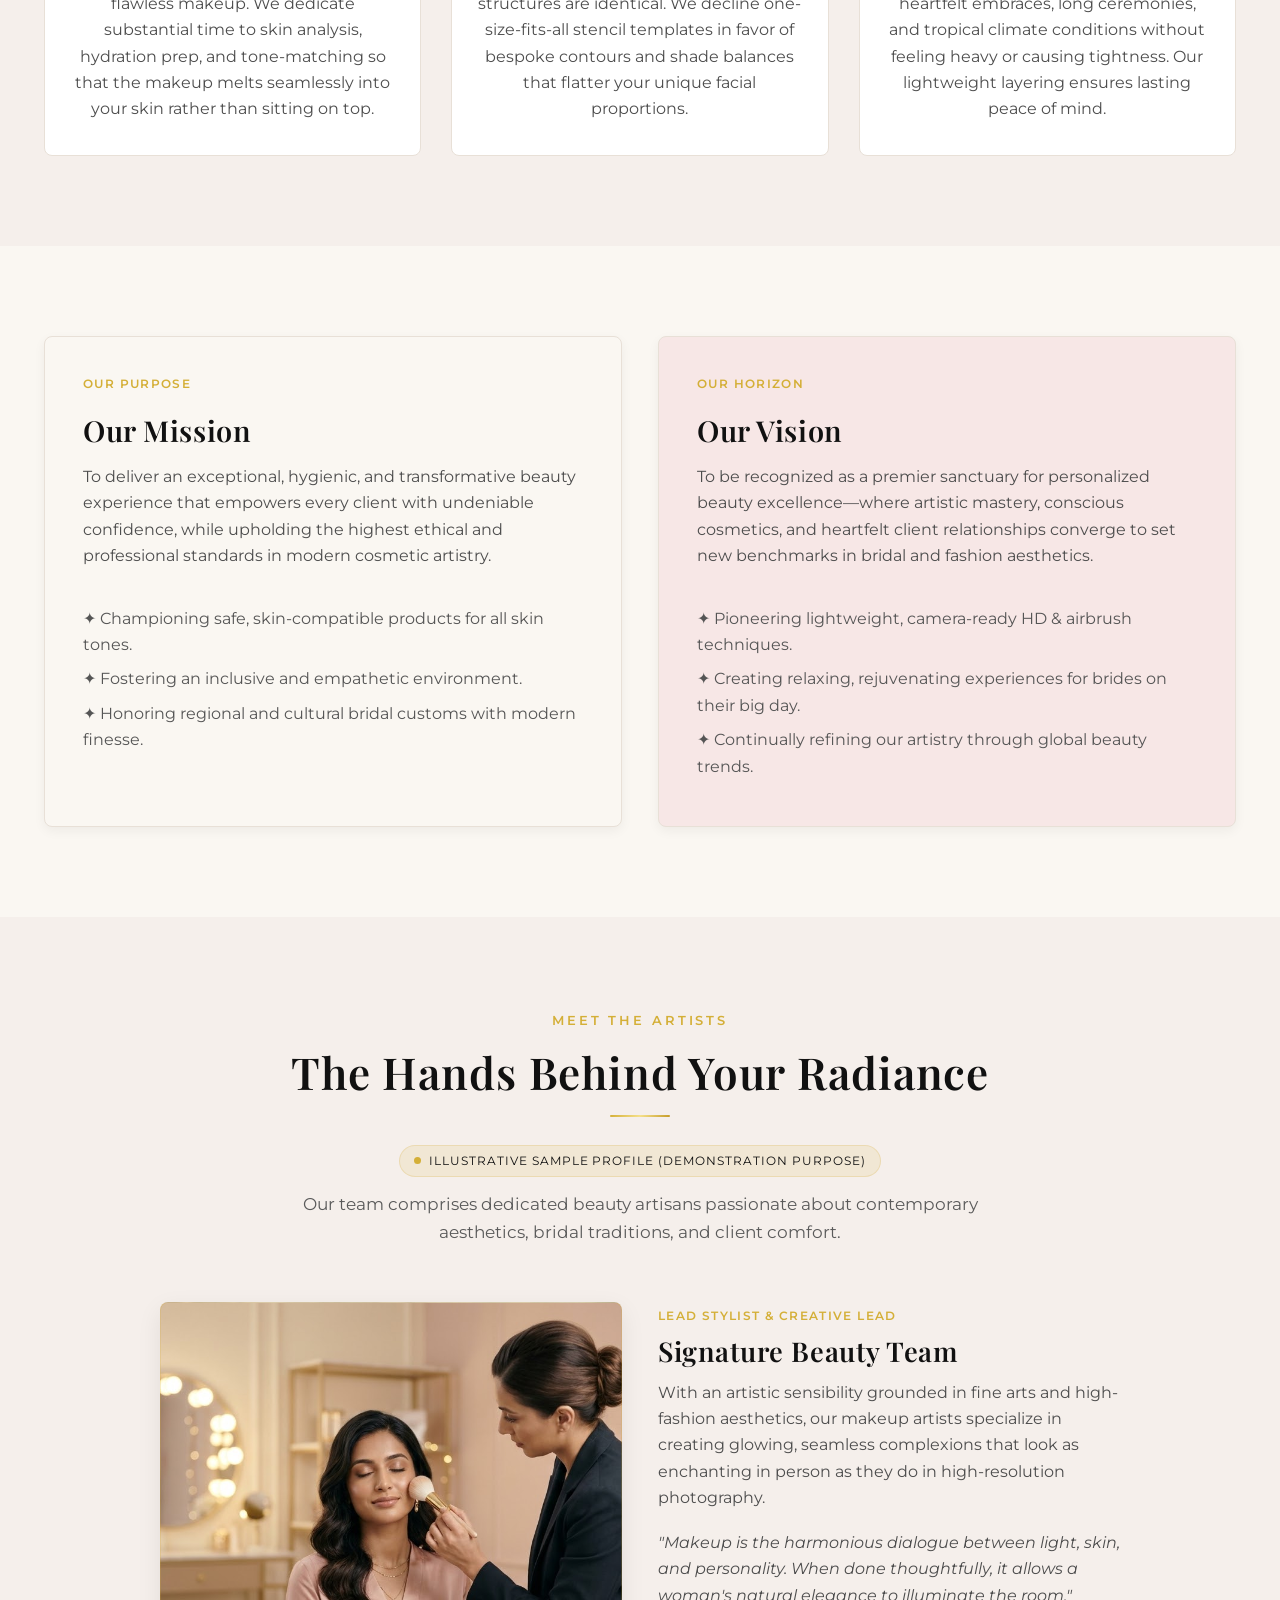
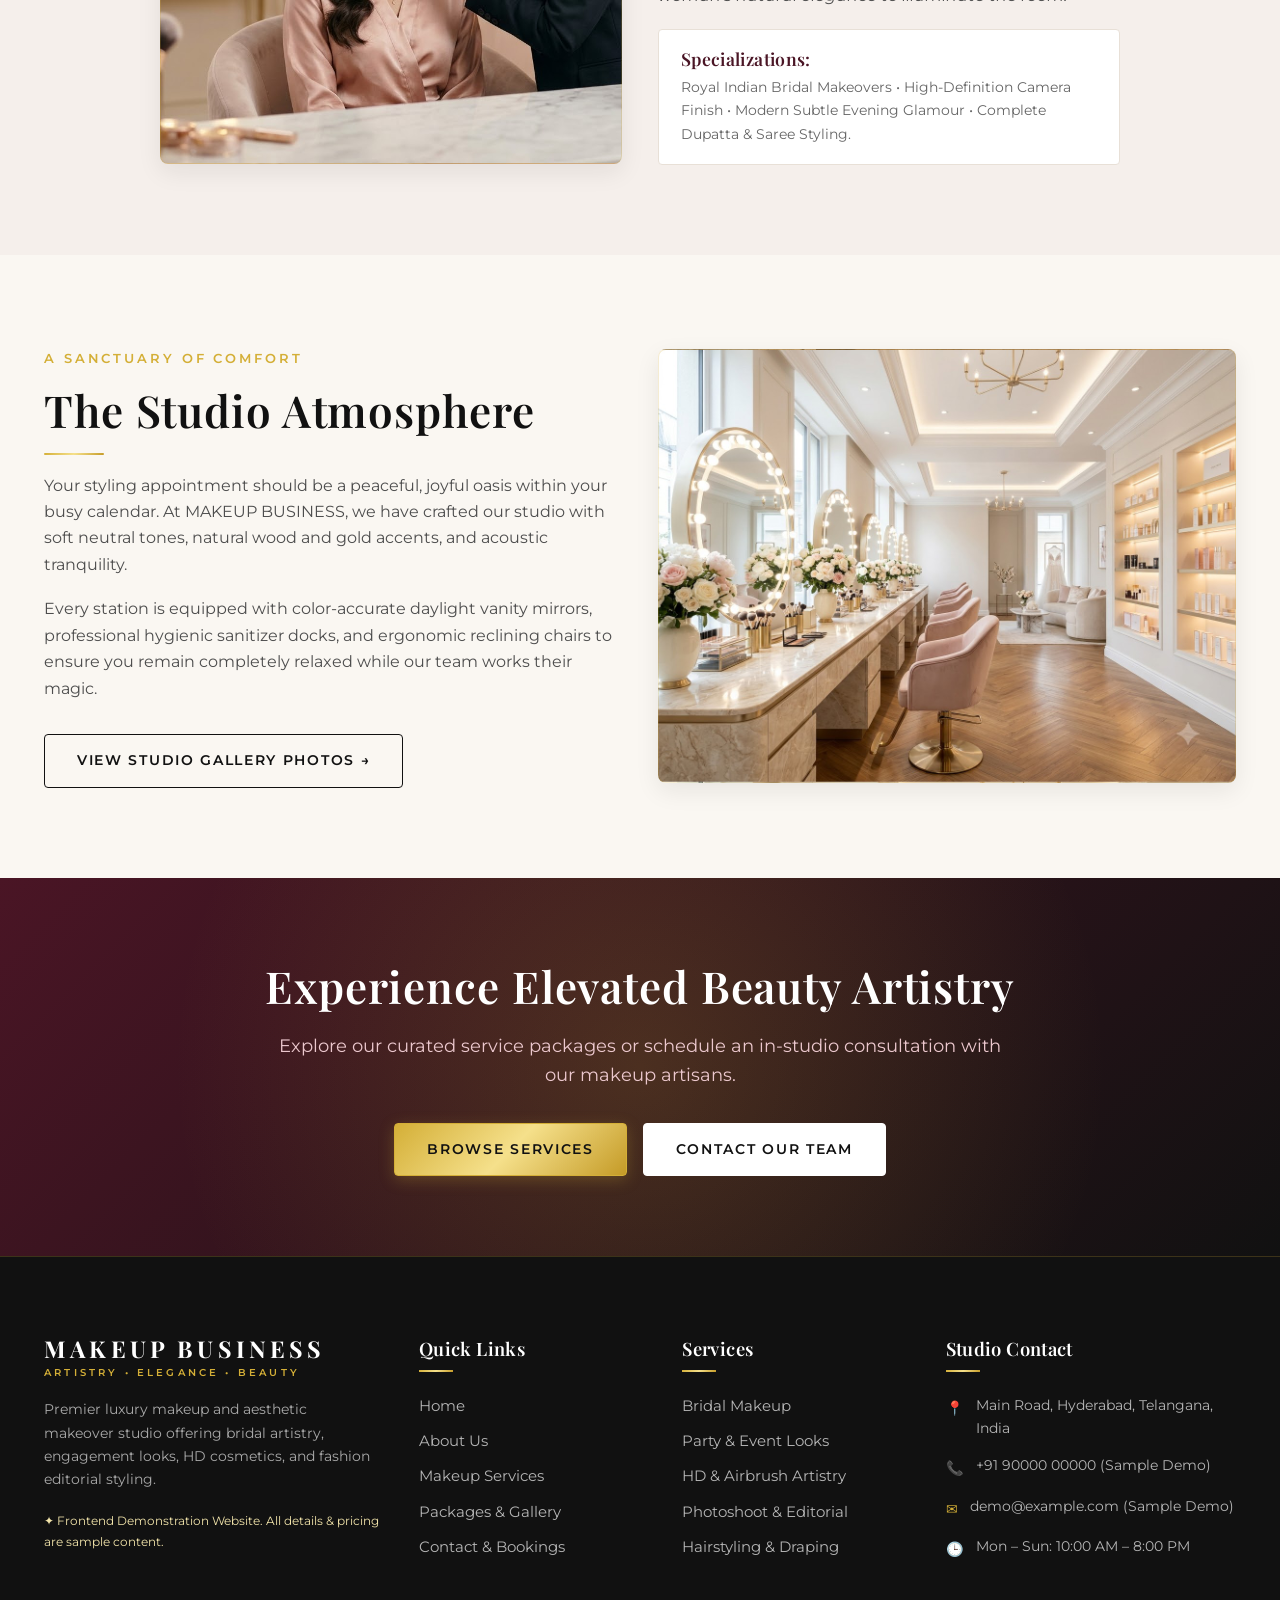
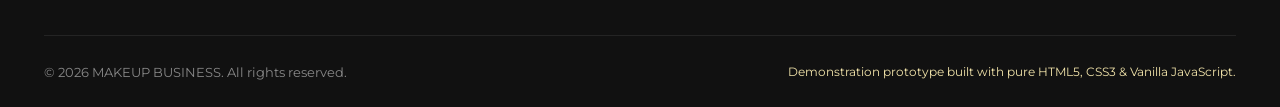
<file: about.html>
<!DOCTYPE html>
<html lang="en">
<head>
  <meta charset="UTF-8">
  <meta name="viewport" content="width=device-width, initial-scale=1.0">
  <title>About Us - MAKEUP BUSINESS | Philosophy, Mission & Artistry</title>
  <meta name="description" content="Discover the story, mission, and makeup philosophy behind MAKEUP BUSINESS. Learn about our skin-first preparation and luxury studio experience.">
  <link rel="stylesheet" href="css/style.css">
  <link rel="preconnect" href="https://fonts.googleapis.com">
  <link rel="preconnect" href="https://fonts.gstatic.com" crossorigin>
  <link href="https://fonts.googleapis.com/css2?family=Montserrat:wght@300;400;500;600;700&family=Playfair+Display:ital,wght@0,400;0,600;0,700;1,400&display=swap" rel="stylesheet">
</head>
<body>

  <!-- ==================== HEADER ==================== -->
  <header class="site-header" id="mainHeader">
    <div class="container nav-container">
      <a href="index.html" class="logo" aria-label="MAKEUP BUSINESS Home">
        <span class="logo-main">MAKEUP BUSINESS</span>
        <span class="logo-sub">Artistry • Elegance • Beauty</span>
      </a>

      <button class="mobile-nav-toggle" aria-label="Toggle navigation menu" aria-expanded="false">
        <span class="hamburger-line"></span>
        <span class="hamburger-line"></span>
        <span class="hamburger-line"></span>
      </button>

      <nav class="nav-menu" aria-label="Primary Navigation">
        <a href="index.html" class="nav-link">Home</a>
        <a href="about.html" class="nav-link active">About</a>
        <div class="nav-item-dropdown">
          <a href="services.html" class="nav-link">Services ▾</a>
          <div class="dropdown-menu">
            <a href="services.html" class="dropdown-link">All Services</a>
            <a href="bridal-makeup.html" class="dropdown-link">Bridal Makeup</a>
            <a href="party-makeup.html" class="dropdown-link">Party &amp; Event Makeup</a>
            <a href="professional-makeup.html" class="dropdown-link">HD &amp; Editorial Makeup</a>
          </div>
        </div>
        <a href="bridal-makeup.html" class="nav-link">Bridal Makeup</a>
        <a href="party-makeup.html" class="nav-link">Party &amp; Event</a>
        <a href="professional-makeup.html" class="nav-link">Professional Makeup</a>
        <a href="packages-gallery.html" class="nav-link">Packages &amp; Gallery</a>
        <a href="contact.html" class="nav-link">Contact</a>
        <a href="contact.html" class="btn btn-primary btn-sm nav-cta-btn">Book Appointment</a>
      </nav>
    </div>
  </header>

  <!-- ==================== PAGE HERO ==================== -->
  <section class="page-hero">
    <div class="container reveal-fade-up">
      <span class="demo-badge">
        <span class="demo-badge-dot"></span>
        Our Heritage &amp; Vision
      </span>
      <h1 class="page-hero-title">About MAKEUP BUSINESS</h1>
      <p class="page-hero-desc">
        Dedicated to bringing out your inner luminescence through respectful, elevated, and personalized beauty artistry.
      </p>
      <div class="breadcrumb">
        <a href="index.html">Home</a> &gt; <span>About Us</span>
      </div>
    </div>
  </section>

  <!-- ==================== INTRODUCTION & STORY ==================== -->
  <section class="section">
    <div class="container">
      <div class="grid-2" style="align-items: center;">
        <div class="reveal-fade-up">
          <span class="section-subtitle">Our Journey</span>
          <h2 class="section-title text-left">Crafting Confidence Through Conscious Beauty</h2>
          <p>
            MAKEUP BUSINESS was founded on a singular conviction: that true beauty artistry is an act of listening, understanding, and honoring the person in the chair. We view makeup not as an artificial mask or an aggressive alteration, but as a graceful celebration of natural features.
          </p>
          <p>
            Over the years, our studio has had the privilege of preparing brides for their sacred wedding ceremonies, styling luminaries for high-fashion photoshoots, and giving everyday individuals that irresistible, radiant confidence for their milestone events.
          </p>
          <p>
            We take pride in our balanced aesthetic—combining time-tested classical techniques with cutting-edge micro-pigmentation and skin-friendly formulations.
          </p>
        </div>

        <!-- Placeholder 7: makeup-artist-professional -->
        <div class="reveal-fade-up">
          <!-- IMAGE REPLACEMENT POINT: Replace with photograph of professional makeup artist at work -->
          <div class="img-placeholder placeholder-makeup-artist-professional ratio-4-3" data-placeholder-name="makeup-artist-professional">
            <span class="placeholder-badge">Concept Placeholder 7 of 8</span>
            <div class="placeholder-content">
              <span class="placeholder-icon">✦</span>
              <h4 class="placeholder-title">makeup-artist-professional</h4>
              <p class="placeholder-desc">Professional makeup artist selecting high-grade brushes and skin-nourishing palettes.</p>
              <span class="placeholder-note">CSS Image Container • Ready for Google Flow photography</span>
            </div>
          </div>
        </div>
      </div>
    </div>
  </section>

  <!-- ==================== PHILOSOPHY & APPROACH ==================== -->
  <section class="section section-bg-alt">
    <div class="container">
      <div class="section-header reveal-fade-up">
        <span class="section-subtitle">Guiding Core</span>
        <h2 class="section-title">Our Makeup Philosophy</h2>
        <p class="section-description">
          We combine artistic intuition with dermatological mindfulness to create looks that feel weightless and look breathtaking.
        </p>
      </div>

      <div class="grid-3">
        <div class="feature-box reveal-fade-up">
          <div class="feature-icon-wrapper">✦</div>
          <h3 style="font-size: 1.25rem; margin-bottom: 12px;">Skin Harmony First</h3>
          <p>
            Healthy skin is the true foundation of flawless makeup. We dedicate substantial time to skin analysis, hydration prep, and tone-matching so that the makeup melts seamlessly into your skin rather than sitting on top.
          </p>
        </div>

        <div class="feature-box reveal-fade-up">
          <div class="feature-icon-wrapper">✦</div>
          <h3 style="font-size: 1.25rem; margin-bottom: 12px;">Authentic Individuality</h3>
          <p>
            No two faces, eye shapes, or bone structures are identical. We decline one-size-fits-all stencil templates in favor of bespoke contours and shade balances that flatter your unique facial proportions.
          </p>
        </div>

        <div class="feature-box reveal-fade-up">
          <div class="feature-icon-wrapper">✦</div>
          <h3 style="font-size: 1.25rem; margin-bottom: 12px;">Long-Wearing Comfort</h3>
          <p>
            A look must endure tears of joy, heartfelt embraces, long ceremonies, and tropical climate conditions without feeling heavy or causing tightness. Our lightweight layering ensures lasting peace of mind.
          </p>
        </div>
      </div>
    </div>
  </section>

  <!-- ==================== MISSION & VISION ==================== -->
  <section class="section">
    <div class="container">
      <div class="grid-2">
        <div class="service-card reveal-fade-up" style="padding: 38px; background: var(--warm-cream);">
          <span class="service-category">Our Purpose</span>
          <h2 style="font-size: 1.8rem; margin: 10px 0 16px; color: var(--charcoal-dark);">Our Mission</h2>
          <p>
            To deliver an exceptional, hygienic, and transformative beauty experience that empowers every client with undeniable confidence, while upholding the highest ethical and professional standards in modern cosmetic artistry.
          </p>
          <ul style="margin-top: 18px; color: #555;">
            <li style="margin-bottom: 8px;">✦ Championing safe, skin-compatible products for all skin tones.</li>
            <li style="margin-bottom: 8px;">✦ Fostering an inclusive and empathetic environment.</li>
            <li style="margin-bottom: 8px;">✦ Honoring regional and cultural bridal customs with modern finesse.</li>
          </ul>
        </div>

        <div class="service-card reveal-fade-up" style="padding: 38px; background: var(--soft-blush);">
          <span class="service-category">Our Horizon</span>
          <h2 style="font-size: 1.8rem; margin: 10px 0 16px; color: var(--charcoal-dark);">Our Vision</h2>
          <p>
            To be recognized as a premier sanctuary for personalized beauty excellence—where artistic mastery, conscious cosmetics, and heartfelt client relationships converge to set new benchmarks in bridal and fashion aesthetics.
          </p>
          <ul style="margin-top: 18px; color: #555;">
            <li style="margin-bottom: 8px;">✦ Pioneering lightweight, camera-ready HD &amp; airbrush techniques.</li>
            <li style="margin-bottom: 8px;">✦ Creating relaxing, rejuvenating experiences for brides on their big day.</li>
            <li style="margin-bottom: 8px;">✦ Continually refining our artistry through global beauty trends.</li>
          </ul>
        </div>
      </div>
    </div>
  </section>

  <!-- ==================== ARTIST PROFILE (SAMPLE DEMO) ==================== -->
  <section class="section section-bg-alt">
    <div class="container">
      <div class="section-header reveal-fade-up">
        <span class="section-subtitle">Meet The Artists</span>
        <h2 class="section-title">The Hands Behind Your Radiance</h2>
        <div class="demo-badge" style="margin-top: 10px;">
          <span class="demo-badge-dot"></span>
          Illustrative Sample Profile (Demonstration Purpose)
        </div>
        <p class="section-description">
          Our team comprises dedicated beauty artisans passionate about contemporary aesthetics, bridal traditions, and client comfort.
        </p>
      </div>

      <div class="grid-2" style="align-items: center; max-width: 960px; margin: 0 auto;">
        <!-- Reusable Placeholder 1: makeup-business-hero -->
        <div class="reveal-fade-up">
          <!-- IMAGE REPLACEMENT POINT: Replace with lead makeup artist profile portrait -->
          <div class="img-placeholder placeholder-makeup-business-hero ratio-1-1" data-placeholder-name="makeup-business-hero">
            <span class="placeholder-badge">Lead Artist Profile</span>
            <div class="placeholder-content">
              <span class="placeholder-icon">✦</span>
              <h4 class="placeholder-title">Lead Makeup Stylist</h4>
              <p class="placeholder-desc">Passionate bridal and editorial makeup artisan with an eye for nuanced symmetry and gentle color balance.</p>
              <span class="placeholder-note">Illustrative Sample Profile</span>
            </div>
          </div>
        </div>

        <div class="reveal-fade-up">
          <span class="service-category">Lead Stylist &amp; Creative Lead</span>
          <h3 style="font-size: 1.7rem; margin-bottom: 12px; color: var(--charcoal-dark);">Signature Beauty Team</h3>
          <p>
            With an artistic sensibility grounded in fine arts and high-fashion aesthetics, our makeup artists specialize in creating glowing, seamless complexions that look as enchanting in person as they do in high-resolution photography.
          </p>
          <p>
            <em>"Makeup is the harmonious dialogue between light, skin, and personality. When done thoughtfully, it allows a woman's natural elegance to illuminate the room."</em>
          </p>
          <div style="background: var(--ivory-white); padding: 18px 22px; border-radius: var(--radius-sm); border: 1px solid var(--border-subtle); margin-top: 20px;">
            <h5 style="margin-bottom: 6px; color: var(--deep-burgundy);">Specializations:</h5>
            <p style="font-size: 0.88rem; margin: 0; color: #666;">
              Royal Indian Bridal Makeovers • High-Definition Camera Finish • Modern Subtle Evening Glamour • Complete Dupatta &amp; Saree Styling.
            </p>
          </div>
        </div>
      </div>
    </div>
  </section>

  <!-- ==================== STUDIO EXPERIENCE ==================== -->
  <section class="section">
    <div class="container">
      <div class="grid-2" style="align-items: center;">
        <div class="reveal-fade-up">
          <span class="section-subtitle">A Sanctuary of Comfort</span>
          <h2 class="section-title text-left">The Studio Atmosphere</h2>
          <p>
            Your styling appointment should be a peaceful, joyful oasis within your busy calendar. At MAKEUP BUSINESS, we have crafted our studio with soft neutral tones, natural wood and gold accents, and acoustic tranquility.
          </p>
          <p>
            Every station is equipped with color-accurate daylight vanity mirrors, professional hygienic sanitizer docks, and ergonomic reclining chairs to ensure you remain completely relaxed while our team works their magic.
          </p>
          <a href="packages-gallery.html" class="btn btn-secondary" style="margin-top: 14px;">View Studio Gallery Photos →</a>
        </div>

        <!-- Placeholder 8: makeup-studio-interior -->
        <div class="reveal-fade-up">
          <!-- IMAGE REPLACEMENT POINT: Replace with real studio vanity and interior photograph -->
          <div class="img-placeholder placeholder-makeup-studio-interior ratio-4-3" data-placeholder-name="makeup-studio-interior">
            <span class="placeholder-badge">Concept Placeholder 8 of 8</span>
            <div class="placeholder-content">
              <span class="placeholder-icon">✦</span>
              <h4 class="placeholder-title">makeup-studio-interior</h4>
              <p class="placeholder-desc">Vanity mirrors, warm lighting, and private client lounges.</p>
              <span class="placeholder-note">CSS Image Container • Ready for Google Flow</span>
            </div>
          </div>
        </div>
      </div>
    </div>
  </section>

  <!-- ==================== CTA BANNER ==================== -->
  <section class="cta-banner">
    <div class="container">
      <h2 class="cta-title">Experience Elevated Beauty Artistry</h2>
      <p class="cta-desc">
        Explore our curated service packages or schedule an in-studio consultation with our makeup artisans.
      </p>
      <div class="cta-actions">
        <a href="services.html" class="btn btn-primary">Browse Services</a>
        <a href="contact.html" class="btn btn-white">Contact Our Team</a>
      </div>
    </div>
  </section>

  <!-- ==================== FOOTER ==================== -->
  <footer class="site-footer">
    <div class="container">
      <div class="footer-grid">
        <div class="footer-col">
          <div class="logo" style="margin-bottom: 12px;">
            <span class="logo-main">MAKEUP BUSINESS</span>
            <span class="logo-sub">Artistry • Elegance • Beauty</span>
          </div>
          <p class="footer-desc">
            Premier luxury makeup and aesthetic makeover studio offering bridal artistry, engagement looks, HD cosmetics, and fashion editorial styling.
          </p>
          <div class="footer-demo-disclaimer">
            ✦ Frontend Demonstration Website. All details &amp; pricing are sample content.
          </div>
        </div>

        <div class="footer-col">
          <h4>Quick Links</h4>
          <ul class="footer-links">
            <li><a href="index.html">Home</a></li>
            <li><a href="about.html">About Us</a></li>
            <li><a href="services.html">Makeup Services</a></li>
            <li><a href="packages-gallery.html">Packages &amp; Gallery</a></li>
            <li><a href="contact.html">Contact &amp; Bookings</a></li>
          </ul>
        </div>

        <div class="footer-col">
          <h4>Services</h4>
          <ul class="footer-links">
            <li><a href="bridal-makeup.html">Bridal Makeup</a></li>
            <li><a href="party-makeup.html">Party &amp; Event Looks</a></li>
            <li><a href="professional-makeup.html">HD &amp; Airbrush Artistry</a></li>
            <li><a href="professional-makeup.html">Photoshoot &amp; Editorial</a></li>
            <li><a href="services.html#additional">Hairstyling &amp; Draping</a></li>
          </ul>
        </div>

        <div class="footer-col">
          <h4>Studio Contact</h4>
          <div class="footer-contact-item">
            <span class="footer-contact-icon">📍</span>
            <span>Main Road, Hyderabad, Telangana, India</span>
          </div>
          <div class="footer-contact-item">
            <span class="footer-contact-icon">📞</span>
            <span>+91 90000 00000 (Sample Demo)</span>
          </div>
          <div class="footer-contact-item">
            <span class="footer-contact-icon">✉</span>
            <span>demo@example.com (Sample Demo)</span>
          </div>
          <div class="footer-contact-item">
            <span class="footer-contact-icon">🕒</span>
            <span>Mon – Sun: 10:00 AM – 8:00 PM</span>
          </div>
        </div>
      </div>

      <div class="footer-bottom">
        <div>&copy; 2026 MAKEUP BUSINESS. All rights reserved.</div>
        <div class="footer-demo-disclaimer">
          Demonstration prototype built with pure HTML5, CSS3 &amp; Vanilla JavaScript.
        </div>
      </div>
    </div>
  </footer>

  <script src="js/script.js"></script>
</body>
</html>
</file>
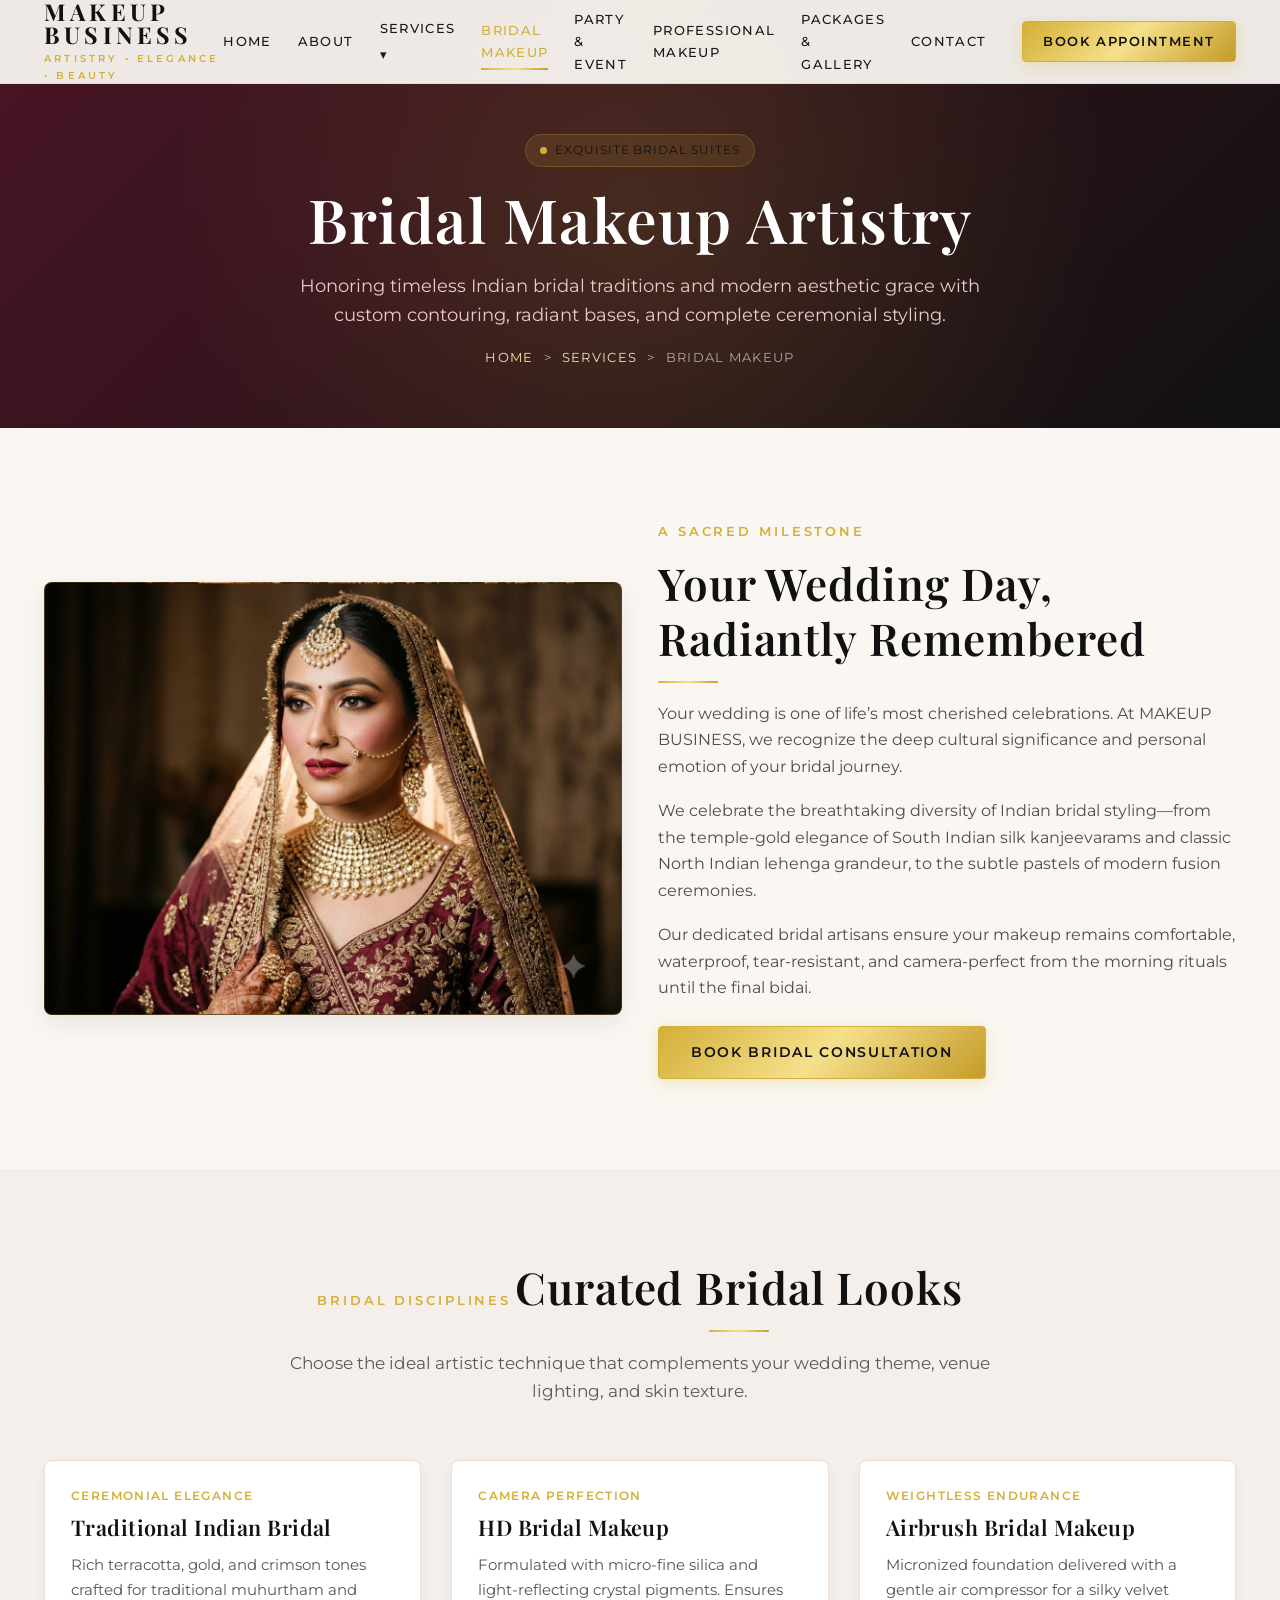
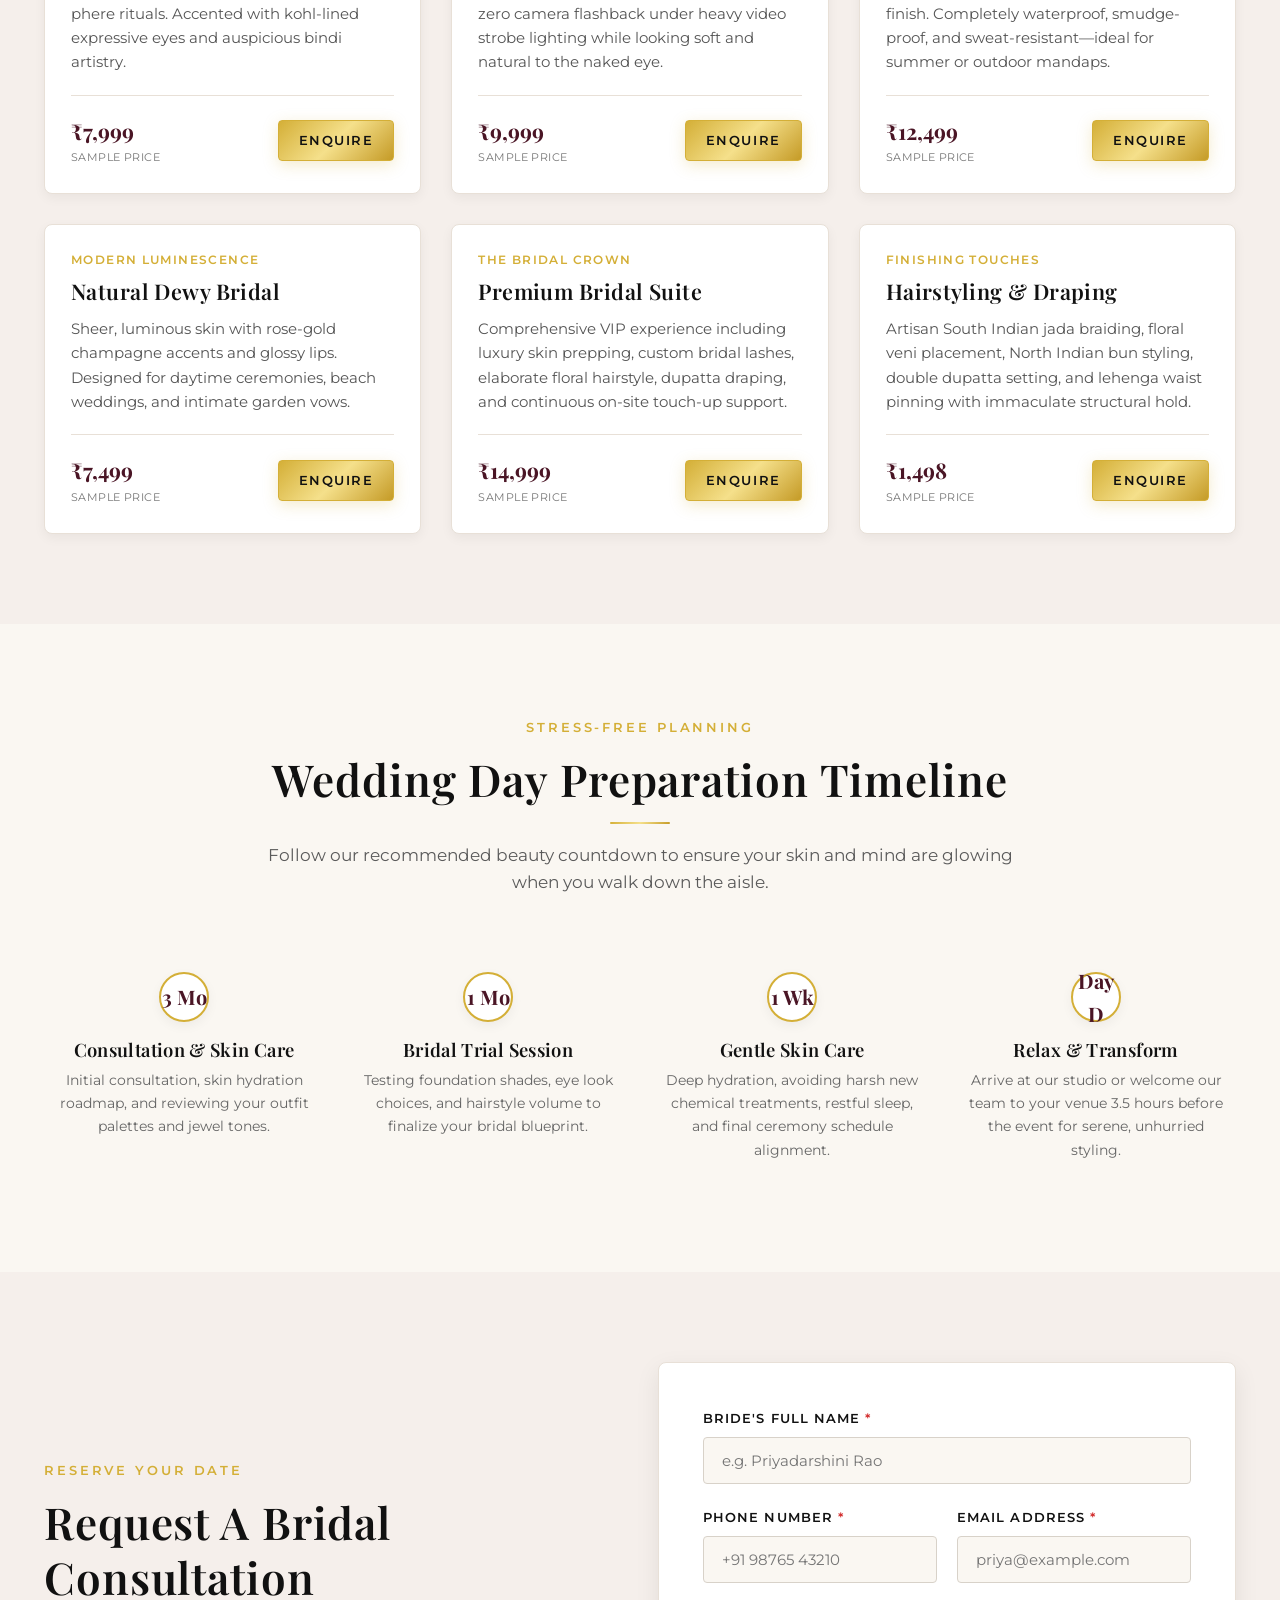
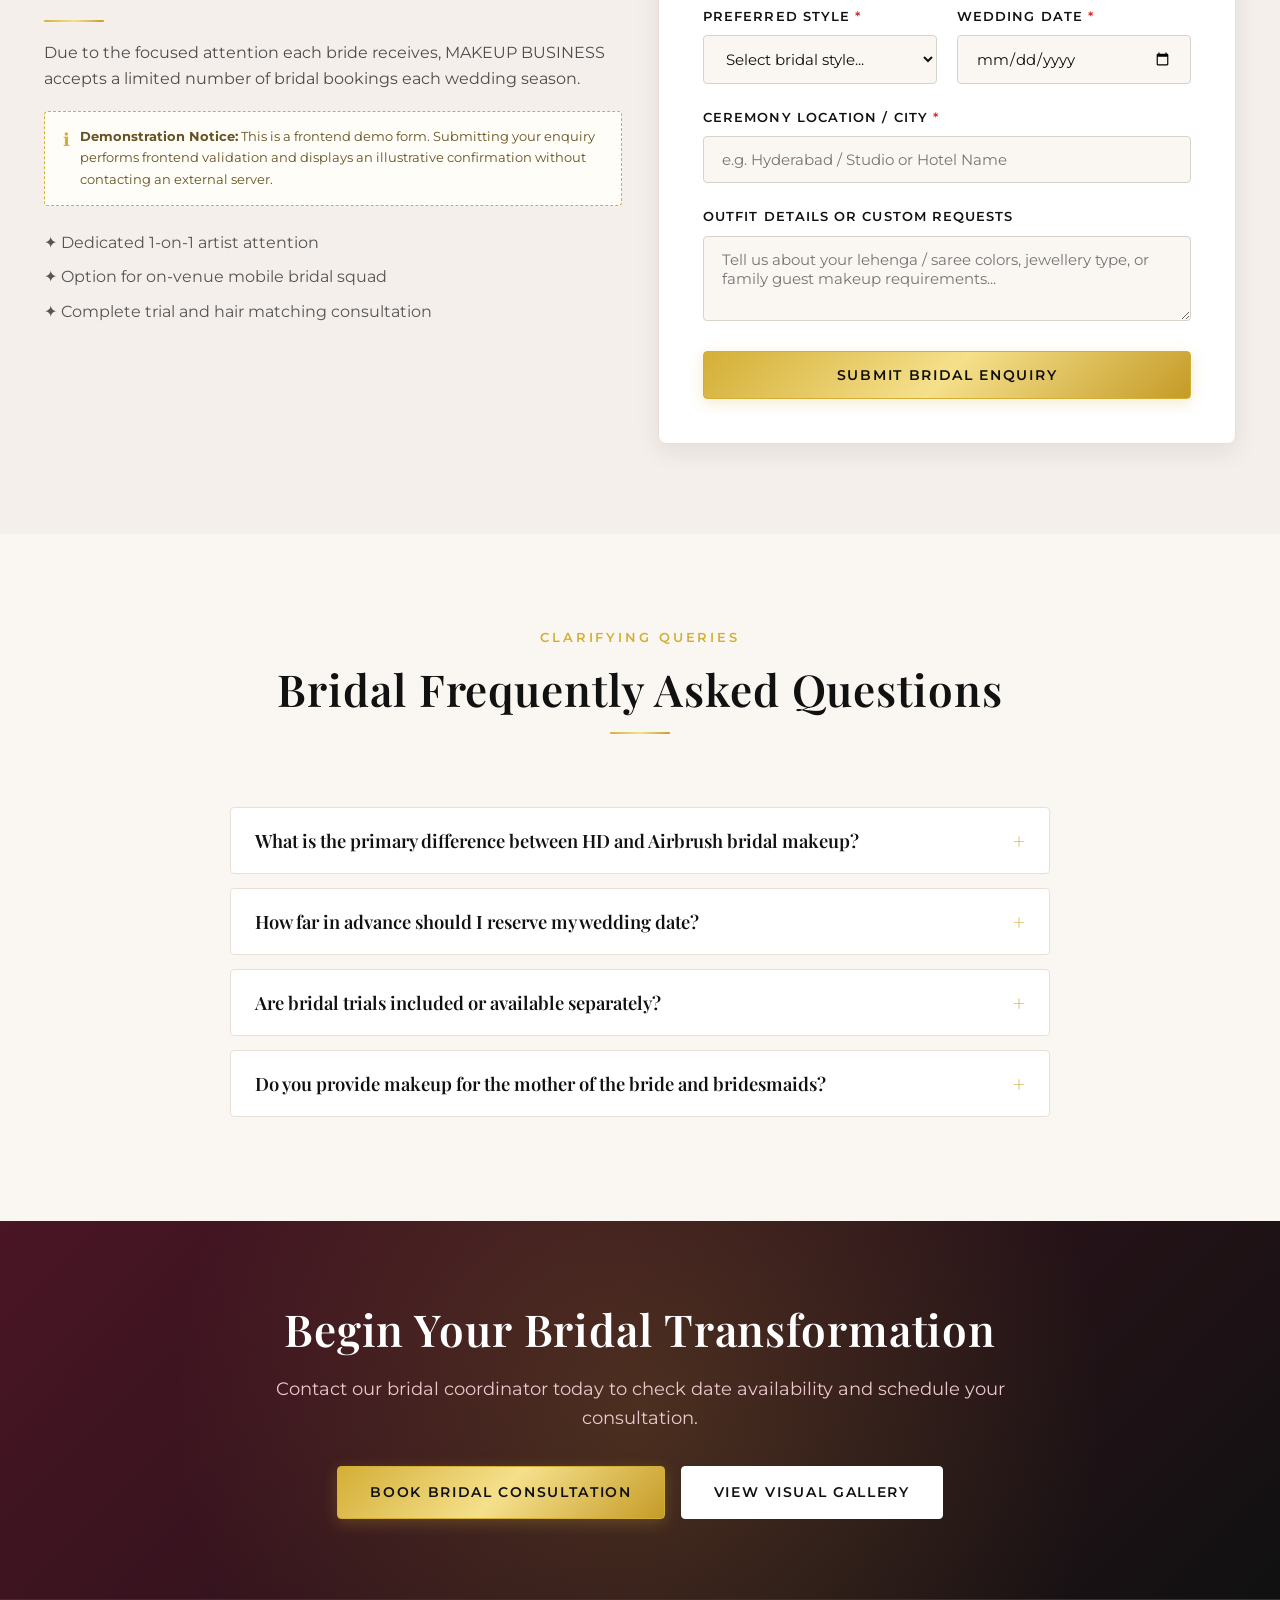
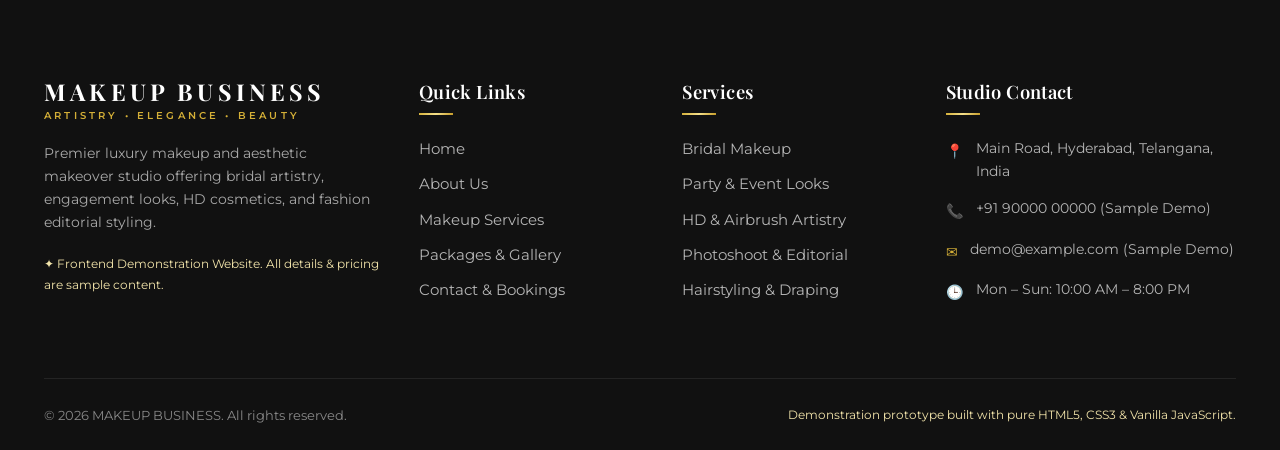
<file: bridal-makeup.html>
<!DOCTYPE html>
<html lang="en">
<head>
  <meta charset="UTF-8">
  <meta name="viewport" content="width=device-width, initial-scale=1.0">
  <title>Bridal Makeup - MAKEUP BUSINESS | Royal Traditional, HD & Airbrush Bridal</title>
  <meta name="description" content="Discover exquisite bridal makeup services by MAKEUP BUSINESS. Traditional Indian bridal styling, HD, airbrush, hairstyling, saree draping, and preparation timelines.">
  <link rel="stylesheet" href="css/style.css">
  <link rel="preconnect" href="https://fonts.googleapis.com">
  <link rel="preconnect" href="https://fonts.gstatic.com" crossorigin>
  <link href="https://fonts.googleapis.com/css2?family=Montserrat:wght@300;400;500;600;700&family=Playfair+Display:ital,wght@0,400;0,600;0,700;1,400&display=swap" rel="stylesheet">
</head>
<body>

  <!-- ==================== HEADER ==================== -->
  <header class="site-header" id="mainHeader">
    <div class="container nav-container">
      <a href="index.html" class="logo" aria-label="MAKEUP BUSINESS Home">
        <span class="logo-main">MAKEUP BUSINESS</span>
        <span class="logo-sub">Artistry • Elegance • Beauty</span>
      </a>

      <button class="mobile-nav-toggle" aria-label="Toggle navigation menu" aria-expanded="false">
        <span class="hamburger-line"></span>
        <span class="hamburger-line"></span>
        <span class="hamburger-line"></span>
      </button>

      <nav class="nav-menu" aria-label="Primary Navigation">
        <a href="index.html" class="nav-link">Home</a>
        <a href="about.html" class="nav-link">About</a>
        <div class="nav-item-dropdown">
          <a href="services.html" class="nav-link">Services ▾</a>
          <div class="dropdown-menu">
            <a href="services.html" class="dropdown-link">All Services</a>
            <a href="bridal-makeup.html" class="dropdown-link">Bridal Makeup</a>
            <a href="party-makeup.html" class="dropdown-link">Party &amp; Event Makeup</a>
            <a href="professional-makeup.html" class="dropdown-link">HD &amp; Editorial Makeup</a>
          </div>
        </div>
        <a href="bridal-makeup.html" class="nav-link active">Bridal Makeup</a>
        <a href="party-makeup.html" class="nav-link">Party &amp; Event</a>
        <a href="professional-makeup.html" class="nav-link">Professional Makeup</a>
        <a href="packages-gallery.html" class="nav-link">Packages &amp; Gallery</a>
        <a href="contact.html" class="nav-link">Contact</a>
        <a href="contact.html" class="btn btn-primary btn-sm nav-cta-btn">Book Appointment</a>
      </nav>
    </div>
  </header>

  <!-- ==================== PAGE HERO ==================== -->
  <section class="page-hero">
    <div class="container reveal-fade-up">
      <span class="demo-badge">
        <span class="demo-badge-dot"></span>
        Exquisite Bridal Suites
      </span>
      <h1 class="page-hero-title">Bridal Makeup Artistry</h1>
      <p class="page-hero-desc">
        Honoring timeless Indian bridal traditions and modern aesthetic grace with custom contouring, radiant bases, and complete ceremonial styling.
      </p>
      <div class="breadcrumb">
        <a href="index.html">Home</a> &gt; <a href="services.html">Services</a> &gt; <span>Bridal Makeup</span>
      </div>
    </div>
  </section>

  <!-- ==================== BRIDAL HERO SHOWCASE ==================== -->
  <section class="section">
    <div class="container">
      <div class="grid-2" style="align-items: center;">
        <!-- Reusable Placeholder 2: bridal-makeup -->
        <div class="reveal-fade-up">
          <!-- IMAGE REPLACEMENT POINT: Replace with royal bridal makeover photograph -->
          <div class="img-placeholder placeholder-bridal-makeup ratio-4-3" data-placeholder-name="bridal-makeup">
            <span class="placeholder-badge">Concept Placeholder 2 of 8</span>
            <div class="placeholder-content">
              <span class="placeholder-icon">✦</span>
              <h3 class="placeholder-title">bridal-makeup</h3>
              <p class="placeholder-desc">Elegant Indian bridal makeup with traditional jewelry, maang tikka, and royal maroon &amp; gold tones.</p>
              <span class="placeholder-note">CSS Image Container • Ready for Google Flow photography</span>
            </div>
          </div>
        </div>

        <div class="reveal-fade-up">
          <span class="section-subtitle">A Sacred Milestone</span>
          <h2 class="section-title text-left">Your Wedding Day, Radiantly Remembered</h2>
          <p>
            Your wedding is one of life’s most cherished celebrations. At MAKEUP BUSINESS, we recognize the deep cultural significance and personal emotion of your bridal journey.
          </p>
          <p>
            We celebrate the breathtaking diversity of Indian bridal styling—from the temple-gold elegance of South Indian silk kanjeevarams and classic North Indian lehenga grandeur, to the subtle pastels of modern fusion ceremonies.
          </p>
          <p>
            Our dedicated bridal artisans ensure your makeup remains comfortable, waterproof, tear-resistant, and camera-perfect from the morning rituals until the final bidai.
          </p>
          <div style="margin-top: 24px;">
            <a href="#bridalConsultation" class="btn btn-primary">Book Bridal Consultation</a>
          </div>
        </div>
      </div>
    </div>
  </section>

  <!-- ==================== BRIDAL STYLING OPTIONS ==================== -->
  <section class="section section-bg-alt">
    <div class="container">
      <div class="section-header reveal-fade-up">
        <span class="section-subtitle">Bridal Disciplines</span>
        <h2 class="section-title">Curated Bridal Looks</h2>
        <p class="section-description">
          Choose the ideal artistic technique that complements your wedding theme, venue lighting, and skin texture.
        </p>
      </div>

      <div class="grid-3">
        <!-- 1. Traditional Bridal -->
        <div class="service-card reveal-fade-up">
          <div class="service-card-body">
            <span class="service-category">Ceremonial Elegance</span>
            <h3 class="service-title">Traditional Indian Bridal</h3>
            <p class="service-description">
              Rich terracotta, gold, and crimson tones crafted for traditional muhurtham and phere rituals. Accented with kohl-lined expressive eyes and auspicious bindi artistry.
            </p>
            <div class="service-footer">
              <div class="service-price">₹7,999 <span>Sample Price</span></div>
              <a href="contact.html?service=traditional-bridal&event=wedding" class="btn btn-primary btn-sm">Enquire</a>
            </div>
          </div>
        </div>

        <!-- 2. HD Bridal Makeup -->
        <div class="service-card reveal-fade-up">
          <div class="service-card-body">
            <span class="service-category">Camera Perfection</span>
            <h3 class="service-title">HD Bridal Makeup</h3>
            <p class="service-description">
              Formulated with micro-fine silica and light-reflecting crystal pigments. Ensures zero camera flashback under heavy video strobe lighting while looking soft and natural to the naked eye.
            </p>
            <div class="service-footer">
              <div class="service-price">₹9,999 <span>Sample Price</span></div>
              <a href="contact.html?service=hd-bridal&event=wedding" class="btn btn-primary btn-sm">Enquire</a>
            </div>
          </div>
        </div>

        <!-- 3. Airbrush Bridal Makeup -->
        <div class="service-card reveal-fade-up">
          <div class="service-card-body">
            <span class="service-category">Weightless Endurance</span>
            <h3 class="service-title">Airbrush Bridal Makeup</h3>
            <p class="service-description">
              Micronized foundation delivered with a gentle air compressor for a silky velvet finish. Completely waterproof, smudge-proof, and sweat-resistant—ideal for summer or outdoor mandaps.
            </p>
            <div class="service-footer">
              <div class="service-price">₹12,499 <span>Sample Price</span></div>
              <a href="contact.html?service=airbrush-bridal&event=wedding" class="btn btn-primary btn-sm">Enquire</a>
            </div>
          </div>
        </div>

        <!-- 4. Natural Bridal Makeup -->
        <div class="service-card reveal-fade-up">
          <div class="service-card-body">
            <span class="service-category">Modern Luminescence</span>
            <h3 class="service-title">Natural Dewy Bridal</h3>
            <p class="service-description">
              Sheer, luminous skin with rose-gold champagne accents and glossy lips. Designed for daytime ceremonies, beach weddings, and intimate garden vows.
            </p>
            <div class="service-footer">
              <div class="service-price">₹7,499 <span>Sample Price</span></div>
              <a href="contact.html?service=natural-bridal&event=wedding" class="btn btn-primary btn-sm">Enquire</a>
            </div>
          </div>
        </div>

        <!-- 5. Premium Bridal Makeover -->
        <div class="service-card reveal-fade-up">
          <div class="service-card-body">
            <span class="service-category">The Bridal Crown</span>
            <h3 class="service-title">Premium Bridal Suite</h3>
            <p class="service-description">
              Comprehensive VIP experience including luxury skin prepping, custom bridal lashes, elaborate floral hairstyle, dupatta draping, and continuous on-site touch-up support.
            </p>
            <div class="service-footer">
              <div class="service-price">₹14,999 <span>Sample Price</span></div>
              <a href="contact.html?service=premium-bridal&event=wedding" class="btn btn-primary btn-sm">Enquire</a>
            </div>
          </div>
        </div>

        <!-- 6. Hair & Draping Suite -->
        <div class="service-card reveal-fade-up">
          <div class="service-card-body">
            <span class="service-category">Finishing Touches</span>
            <h3 class="service-title">Hairstyling &amp; Draping</h3>
            <p class="service-description">
              Artisan South Indian jada braiding, floral veni placement, North Indian bun styling, double dupatta setting, and lehenga waist pinning with immaculate structural hold.
            </p>
            <div class="service-footer">
              <div class="service-price">₹1,498 <span>Sample Price</span></div>
              <a href="contact.html?service=hair-draping&event=wedding" class="btn btn-primary btn-sm">Enquire</a>
            </div>
          </div>
        </div>
      </div>
    </div>
  </section>

  <!-- ==================== BRIDAL TIMELINE & PREP ==================== -->
  <section class="section">
    <div class="container">
      <div class="section-header reveal-fade-up">
        <span class="section-subtitle">Stress-Free Planning</span>
        <h2 class="section-title">Wedding Day Preparation Timeline</h2>
        <p class="section-description">
          Follow our recommended beauty countdown to ensure your skin and mind are glowing when you walk down the aisle.
        </p>
      </div>

      <div class="process-grid">
        <div class="process-step reveal-fade-up">
          <div class="process-number">3 Mo</div>
          <h4 class="process-title">Consultation &amp; Skin Care</h4>
          <p class="process-desc">Initial consultation, skin hydration roadmap, and reviewing your outfit palettes and jewel tones.</p>
        </div>

        <div class="process-step reveal-fade-up">
          <div class="process-number">1 Mo</div>
          <h4 class="process-title">Bridal Trial Session</h4>
          <p class="process-desc">Testing foundation shades, eye look choices, and hairstyle volume to finalize your bridal blueprint.</p>
        </div>

        <div class="process-step reveal-fade-up">
          <div class="process-number">1 Wk</div>
          <h4 class="process-title">Gentle Skin Care</h4>
          <p class="process-desc">Deep hydration, avoiding harsh new chemical treatments, restful sleep, and final ceremony schedule alignment.</p>
        </div>

        <div class="process-step reveal-fade-up">
          <div class="process-number">Day D</div>
          <h4 class="process-title">Relax &amp; Transform</h4>
          <p class="process-desc">Arrive at our studio or welcome our team to your venue 3.5 hours before the event for serene, unhurried styling.</p>
        </div>
      </div>
    </div>
  </section>

  <!-- ==================== BRIDAL CONSULTATION FORM ==================== -->
  <section class="section section-bg-alt" id="bridalConsultation">
    <div class="container">
      <div class="grid-2" style="align-items: center;">
        <div class="reveal-fade-up">
          <span class="section-subtitle">Reserve Your Date</span>
          <h2 class="section-title text-left">Request A Bridal Consultation</h2>
          <p>
            Due to the focused attention each bride receives, MAKEUP BUSINESS accepts a limited number of bridal bookings each wedding season.
          </p>
          <div class="demo-disclaimer-box">
            <span class="icon">ℹ</span>
            <div>
              <strong>Demonstration Notice:</strong> This is a frontend demo form. Submitting your enquiry performs frontend validation and displays an illustrative confirmation without contacting an external server.
            </div>
          </div>
          <ul style="color: #555; margin-bottom: 24px;">
            <li style="margin-bottom: 8px;">✦ Dedicated 1-on-1 artist attention</li>
            <li style="margin-bottom: 8px;">✦ Option for on-venue mobile bridal squad</li>
            <li style="margin-bottom: 8px;">✦ Complete trial and hair matching consultation</li>
          </ul>
        </div>

        <div class="form-container reveal-fade-up">
          <form id="bridalBookingForm" data-validate="true" novalidate>
            <div class="form-group">
              <label for="bridalName" class="form-label">Bride's Full Name <span class="required">*</span></label>
              <input type="text" id="bridalName" name="name" class="form-control" placeholder="e.g. Priyadarshini Rao" required>
              <span class="form-error" id="error-bridalName"></span>
            </div>

            <div class="form-row">
              <div class="form-group">
                <label for="bridalPhone" class="form-label">Phone Number <span class="required">*</span></label>
                <input type="tel" id="bridalPhone" name="phone" class="form-control" placeholder="+91 98765 43210" required>
                <span class="form-error" id="error-bridalPhone"></span>
              </div>
              <div class="form-group">
                <label for="bridalEmail" class="form-label">Email Address <span class="required">*</span></label>
                <input type="email" id="bridalEmail" name="email" class="form-control" placeholder="priya@example.com" required>
                <span class="form-error" id="error-bridalEmail"></span>
              </div>
            </div>

            <div class="form-row">
              <div class="form-group">
                <label for="bridalService" class="form-label">Preferred Style <span class="required">*</span></label>
                <select id="bridalService" name="service" class="form-control" required>
                  <option value="">Select bridal style...</option>
                  <option value="traditional">Traditional Indian Bridal (₹7,999)</option>
                  <option value="hd">HD Bridal Makeover (₹9,999)</option>
                  <option value="airbrush">Airbrush Bridal Makeup (₹12,499)</option>
                  <option value="natural">Natural Dewy Bridal (₹7,499)</option>
                  <option value="complete">Complete Bridal Package (₹14,999)</option>
                </select>
                <span class="form-error" id="error-bridalService"></span>
              </div>
              <div class="form-group">
                <label for="bridalDate" class="form-label">Wedding Date <span class="required">*</span></label>
                <input type="date" id="bridalDate" name="eventDate" class="form-control" required>
                <span class="form-error" id="error-bridalDate"></span>
              </div>
            </div>

            <div class="form-group">
              <label for="bridalLocation" class="form-label">Ceremony Location / City <span class="required">*</span></label>
              <input type="text" id="bridalLocation" name="location" class="form-control" placeholder="e.g. Hyderabad / Studio or Hotel Name" required>
              <span class="form-error" id="error-bridalLocation"></span>
            </div>

            <div class="form-group">
              <label for="bridalNotes" class="form-label">Outfit Details or Custom Requests</label>
              <textarea id="bridalNotes" name="notes" class="form-control" rows="3" placeholder="Tell us about your lehenga / saree colors, jewellery type, or family guest makeup requirements..."></textarea>
            </div>

            <button type="submit" class="btn btn-primary btn-block">Submit Bridal Enquiry</button>
            <div class="form-feedback" id="bridalFeedback"></div>
          </form>
        </div>
      </div>
    </div>
  </section>

  <!-- ==================== BRIDAL FAQ ==================== -->
  <section class="section">
    <div class="container">
      <div class="section-header reveal-fade-up">
        <span class="section-subtitle">Clarifying Queries</span>
        <h2 class="section-title">Bridal Frequently Asked Questions</h2>
      </div>

      <div class="faq-container reveal-fade-up">
        <div class="faq-item">
          <button class="faq-header" aria-expanded="false">
            <span>What is the primary difference between HD and Airbrush bridal makeup?</span>
            <span class="faq-icon">+</span>
          </button>
          <div class="faq-content">
            HD makeup uses ultrafine mineral pigments applied with specialized brushes and blenders to scatter light without bouncing flash. Airbrush uses a compressed air stylus to spray a micronized mist of silicone-based formula that dries into an ultra-smooth, transfer-resistant layer. Both yield flawless camera finishes; airbrush offers exceptional longevity for humid weather.
          </div>
        </div>

        <div class="faq-item">
          <button class="faq-header" aria-expanded="false">
            <span>How far in advance should I reserve my wedding date?</span>
            <span class="faq-icon">+</span>
          </button>
          <div class="faq-content">
            We strongly advise booking your wedding date at least 2 to 4 months in advance, especially during the peak wedding seasons (October through February and April through June).
          </div>
        </div>

        <div class="faq-item">
          <button class="faq-header" aria-expanded="false">
            <span>Are bridal trials included or available separately?</span>
            <span class="faq-icon">+</span>
          </button>
          <div class="faq-content">
            Yes, our Complete Bridal Package includes a consultation trial session. For standalone bookings, trials can be booked as an optional add-on to test foundation undertones, eyelash length, and hairstyle shape.
          </div>
        </div>

        <div class="faq-item">
          <button class="faq-header" aria-expanded="false">
            <span>Do you provide makeup for the mother of the bride and bridesmaids?</span>
            <span class="faq-icon">+</span>
          </button>
          <div class="faq-content">
            Yes! We offer dedicated wedding guest and family party packages so that your mother, sisters, and bridal entourage can be styled cohesively at the same venue.
          </div>
        </div>
      </div>
    </div>
  </section>

  <!-- ==================== CTA BANNER ==================== -->
  <section class="cta-banner">
    <div class="container">
      <h2 class="cta-title">Begin Your Bridal Transformation</h2>
      <p class="cta-desc">
        Contact our bridal coordinator today to check date availability and schedule your consultation.
      </p>
      <div class="cta-actions">
        <a href="contact.html?service=bridal&event=wedding" class="btn btn-primary">Book Bridal Consultation</a>
        <a href="packages-gallery.html" class="btn btn-white">View Visual Gallery</a>
      </div>
    </div>
  </section>

  <!-- ==================== FOOTER ==================== -->
  <footer class="site-footer">
    <div class="container">
      <div class="footer-grid">
        <div class="footer-col">
          <div class="logo" style="margin-bottom: 12px;">
            <span class="logo-main">MAKEUP BUSINESS</span>
            <span class="logo-sub">Artistry • Elegance • Beauty</span>
          </div>
          <p class="footer-desc">
            Premier luxury makeup and aesthetic makeover studio offering bridal artistry, engagement looks, HD cosmetics, and fashion editorial styling.
          </p>
          <div class="footer-demo-disclaimer">
            ✦ Frontend Demonstration Website. All details &amp; pricing are sample content.
          </div>
        </div>

        <div class="footer-col">
          <h4>Quick Links</h4>
          <ul class="footer-links">
            <li><a href="index.html">Home</a></li>
            <li><a href="about.html">About Us</a></li>
            <li><a href="services.html">Makeup Services</a></li>
            <li><a href="packages-gallery.html">Packages &amp; Gallery</a></li>
            <li><a href="contact.html">Contact &amp; Bookings</a></li>
          </ul>
        </div>

        <div class="footer-col">
          <h4>Services</h4>
          <ul class="footer-links">
            <li><a href="bridal-makeup.html">Bridal Makeup</a></li>
            <li><a href="party-makeup.html">Party &amp; Event Looks</a></li>
            <li><a href="professional-makeup.html">HD &amp; Airbrush Artistry</a></li>
            <li><a href="professional-makeup.html">Photoshoot &amp; Editorial</a></li>
            <li><a href="services.html#additional">Hairstyling &amp; Draping</a></li>
          </ul>
        </div>

        <div class="footer-col">
          <h4>Studio Contact</h4>
          <div class="footer-contact-item">
            <span class="footer-contact-icon">📍</span>
            <span>Main Road, Hyderabad, Telangana, India</span>
          </div>
          <div class="footer-contact-item">
            <span class="footer-contact-icon">📞</span>
            <span>+91 90000 00000 (Sample Demo)</span>
          </div>
          <div class="footer-contact-item">
            <span class="footer-contact-icon">✉</span>
            <span>demo@example.com (Sample Demo)</span>
          </div>
          <div class="footer-contact-item">
            <span class="footer-contact-icon">🕒</span>
            <span>Mon – Sun: 10:00 AM – 8:00 PM</span>
          </div>
        </div>
      </div>

      <div class="footer-bottom">
        <div>&copy; 2026 MAKEUP BUSINESS. All rights reserved.</div>
        <div class="footer-demo-disclaimer">
          Demonstration prototype built with pure HTML5, CSS3 &amp; Vanilla JavaScript.
        </div>
      </div>
    </div>
  </footer>

  <script src="js/script.js"></script>
</body>
</html>
</file>
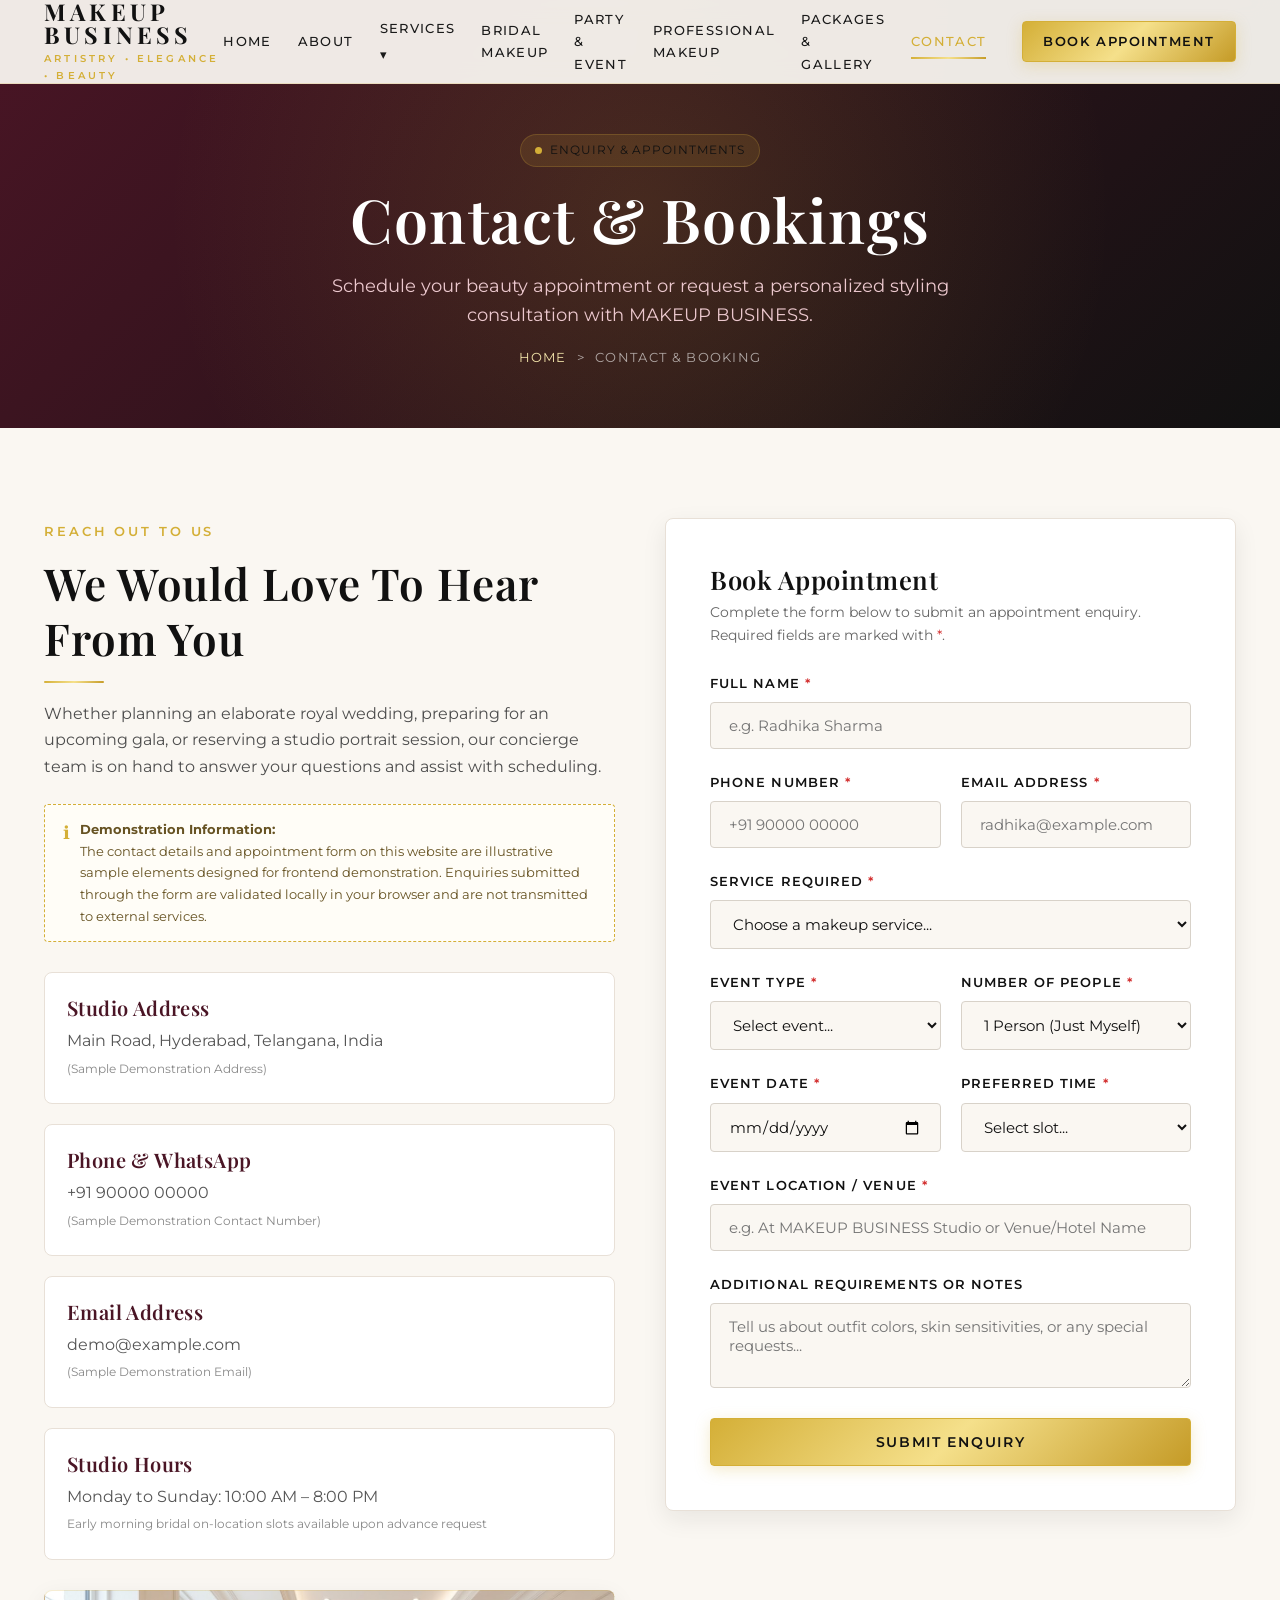
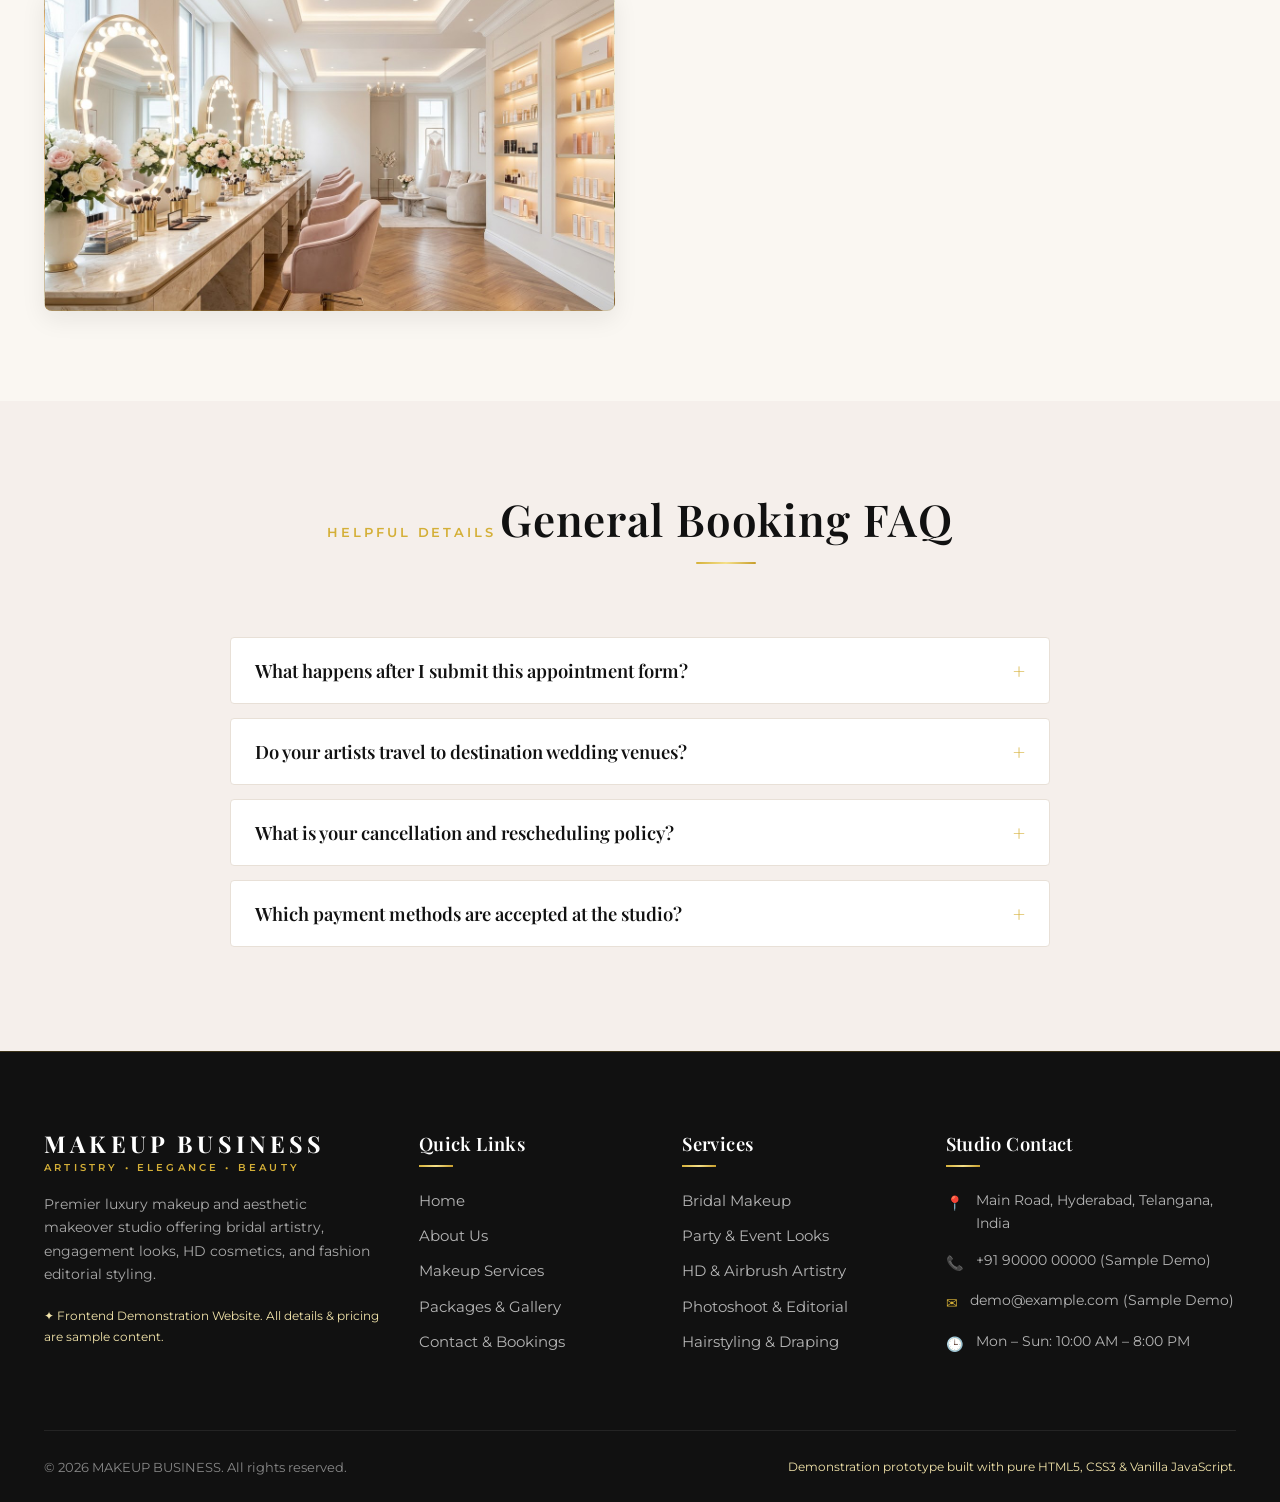
<file: contact.html>
<!DOCTYPE html>
<html lang="en">
<head>
  <meta charset="UTF-8">
  <meta name="viewport" content="width=device-width, initial-scale=1.0">
  <title>Contact & Booking - MAKEUP BUSINESS | Appointment Enquiry & Studio Location</title>
  <meta name="description" content="Book an appointment or send an enquiry to MAKEUP BUSINESS. Complete appointment booking form with event selection, opening hours, and studio contact details.">
  <link rel="stylesheet" href="css/style.css">
  <link rel="preconnect" href="https://fonts.googleapis.com">
  <link rel="preconnect" href="https://fonts.gstatic.com" crossorigin>
  <link href="https://fonts.googleapis.com/css2?family=Montserrat:wght@300;400;500;600;700&family=Playfair+Display:ital,wght@0,400;0,600;0,700;1,400&display=swap" rel="stylesheet">
</head>
<body>

  <!-- ==================== HEADER ==================== -->
  <header class="site-header" id="mainHeader">
    <div class="container nav-container">
      <a href="index.html" class="logo" aria-label="MAKEUP BUSINESS Home">
        <span class="logo-main">MAKEUP BUSINESS</span>
        <span class="logo-sub">Artistry • Elegance • Beauty</span>
      </a>

      <button class="mobile-nav-toggle" aria-label="Toggle navigation menu" aria-expanded="false">
        <span class="hamburger-line"></span>
        <span class="hamburger-line"></span>
        <span class="hamburger-line"></span>
      </button>

      <nav class="nav-menu" aria-label="Primary Navigation">
        <a href="index.html" class="nav-link">Home</a>
        <a href="about.html" class="nav-link">About</a>
        <div class="nav-item-dropdown">
          <a href="services.html" class="nav-link">Services ▾</a>
          <div class="dropdown-menu">
            <a href="services.html" class="dropdown-link">All Services</a>
            <a href="bridal-makeup.html" class="dropdown-link">Bridal Makeup</a>
            <a href="party-makeup.html" class="dropdown-link">Party &amp; Event Makeup</a>
            <a href="professional-makeup.html" class="dropdown-link">HD &amp; Editorial Makeup</a>
          </div>
        </div>
        <a href="bridal-makeup.html" class="nav-link">Bridal Makeup</a>
        <a href="party-makeup.html" class="nav-link">Party &amp; Event</a>
        <a href="professional-makeup.html" class="nav-link">Professional Makeup</a>
        <a href="packages-gallery.html" class="nav-link">Packages &amp; Gallery</a>
        <a href="contact.html" class="nav-link active">Contact</a>
        <a href="contact.html" class="btn btn-primary btn-sm nav-cta-btn">Book Appointment</a>
      </nav>
    </div>
  </header>

  <!-- ==================== PAGE HERO ==================== -->
  <section class="page-hero">
    <div class="container reveal-fade-up">
      <span class="demo-badge">
        <span class="demo-badge-dot"></span>
        Enquiry &amp; Appointments
      </span>
      <h1 class="page-hero-title">Contact &amp; Bookings</h1>
      <p class="page-hero-desc">
        Schedule your beauty appointment or request a personalized styling consultation with MAKEUP BUSINESS.
      </p>
      <div class="breadcrumb">
        <a href="index.html">Home</a> &gt; <span>Contact &amp; Booking</span>
      </div>
    </div>
  </section>

  <!-- ==================== CONTACT DETAILS & BOOKING FORM ==================== -->
  <section class="section">
    <div class="container">
      <div class="grid-2" style="align-items: flex-start; gap: 50px;">
        
        <!-- Contact Information Column -->
        <div class="reveal-fade-up">
          <span class="section-subtitle">Reach Out To Us</span>
          <h2 class="section-title text-left">We Would Love To Hear From You</h2>
          <p>
            Whether planning an elaborate royal wedding, preparing for an upcoming gala, or reserving a studio portrait session, our concierge team is on hand to answer your questions and assist with scheduling.
          </p>

          <div class="demo-disclaimer-box" style="margin-top: 24px;">
            <span class="icon">ℹ</span>
            <div>
              <strong>Demonstration Information:</strong><br>
              The contact details and appointment form on this website are illustrative sample elements designed for frontend demonstration. Enquiries submitted through the form are validated locally in your browser and are not transmitted to external services.
            </div>
          </div>

          <div style="margin-top: 30px;">
            <div class="feature-box" style="text-align: left; margin-bottom: 20px; padding: 22px;">
              <h4 style="color: var(--deep-burgundy); margin-bottom: 8px;">Studio Address</h4>
              <p style="margin: 0; color: #555;">Main Road, Hyderabad, Telangana, India</p>
              <span style="font-size: 0.78rem; color: #888;">(Sample Demonstration Address)</span>
            </div>

            <div class="feature-box" style="text-align: left; margin-bottom: 20px; padding: 22px;">
              <h4 style="color: var(--deep-burgundy); margin-bottom: 8px;">Phone &amp; WhatsApp</h4>
              <p style="margin: 0; color: #555;">+91 90000 00000</p>
              <span style="font-size: 0.78rem; color: #888;">(Sample Demonstration Contact Number)</span>
            </div>

            <div class="feature-box" style="text-align: left; margin-bottom: 20px; padding: 22px;">
              <h4 style="color: var(--deep-burgundy); margin-bottom: 8px;">Email Address</h4>
              <p style="margin: 0; color: #555;">demo@example.com</p>
              <span style="font-size: 0.78rem; color: #888;">(Sample Demonstration Email)</span>
            </div>

            <div class="feature-box" style="text-align: left; padding: 22px;">
              <h4 style="color: var(--deep-burgundy); margin-bottom: 8px;">Studio Hours</h4>
              <p style="margin: 0; color: #555;">Monday to Sunday: 10:00 AM – 8:00 PM</p>
              <span style="font-size: 0.78rem; color: #888;">Early morning bridal on-location slots available upon advance request</span>
            </div>
          </div>

          <!-- Studio Interior Placeholder 8 -->
          <div style="margin-top: 30px;">
            <!-- IMAGE REPLACEMENT POINT: Replace with real studio reception photograph -->
            <div class="img-placeholder placeholder-makeup-studio-interior ratio-16-9" data-placeholder-name="makeup-studio-interior">
              <span class="placeholder-badge">Placeholder 8 of 8</span>
              <div class="placeholder-content">
                <span class="placeholder-icon">📍</span>
                <h4 class="placeholder-title">makeup-studio-interior</h4>
                <p class="placeholder-desc">Studio Reception &amp; Styling Suites</p>
              </div>
            </div>
          </div>
        </div>

        <!-- Appointment Booking Form Column -->
        <div class="reveal-fade-up">
          <div class="form-container">
            <h3 style="margin-bottom: 6px; font-size: 1.6rem; color: var(--charcoal-dark);">Book Appointment</h3>
            <p style="font-size: 0.88rem; color: #666; margin-bottom: 24px;">
              Complete the form below to submit an appointment enquiry. Required fields are marked with <span style="color:#D32F2F;">*</span>.
            </p>

            <form id="contactBookingForm" data-validate="true" novalidate>
              
              <!-- Customer Name -->
              <div class="form-group">
                <label for="customerName" class="form-label">Full Name <span class="required">*</span></label>
                <input type="text" id="customerName" name="name" class="form-control" placeholder="e.g. Radhika Sharma" required>
                <span class="form-error" id="error-customerName"></span>
              </div>

              <!-- Phone and Email -->
              <div class="form-row">
                <div class="form-group">
                  <label for="customerPhone" class="form-label">Phone Number <span class="required">*</span></label>
                  <input type="tel" id="customerPhone" name="phone" class="form-control" placeholder="+91 90000 00000" required>
                  <span class="form-error" id="error-customerPhone"></span>
                </div>
                <div class="form-group">
                  <label for="customerEmail" class="form-label">Email Address <span class="required">*</span></label>
                  <input type="email" id="customerEmail" name="email" class="form-control" placeholder="radhika@example.com" required>
                  <span class="form-error" id="error-customerEmail"></span>
                </div>
              </div>

              <!-- Service Selection -->
              <div class="form-group">
                <label for="serviceSelect" class="form-label">Service Required <span class="required">*</span></label>
                <select id="serviceSelect" name="service" class="form-control" required>
                  <option value="">Choose a makeup service...</option>
                  <!-- Bridal -->
                  <optgroup label="Bridal Services">
                    <option value="traditional-bridal">Traditional Indian Bridal Makeup (₹7,999)</option>
                    <option value="hd-bridal">HD Bridal Makeup (₹9,999)</option>
                    <option value="airbrush-bridal">Airbrush Bridal Makeup (₹12,499)</option>
                    <option value="natural-bridal">Natural Dewy Bridal Makeup (₹7,499)</option>
                    <option value="premium-bridal">Premium Bridal Makeover (₹14,999)</option>
                  </optgroup>
                  <!-- Party & Event -->
                  <optgroup label="Party & Occasion">
                    <option value="party-basic">Basic Party Makeup (₹1,999)</option>
                    <option value="party-premium">Premium Party Makeup (₹2,999)</option>
                    <option value="birthday-party">Birthday Party Makeup (₹1,999)</option>
                    <option value="evening-party">Evening Party Makeup (₹2,499)</option>
                    <option value="cocktail-party">Cocktail Party Makeup (₹2,999)</option>
                    <option value="festive">Festive Celebration Makeup (₹2,299)</option>
                  </optgroup>
                  <!-- Engagement & Reception -->
                  <optgroup label="Engagement & Reception">
                    <option value="engagement">Engagement Makeup (₹4,999)</option>
                    <option value="reception">Reception Makeup (₹5,999)</option>
                    <option value="pre-wedding">Pre-Wedding Shoot Makeup (₹4,499)</option>
                    <option value="wedding-guest">Wedding Guest Makeup (₹2,499)</option>
                  </optgroup>
                  <!-- Professional & Editorial -->
                  <optgroup label="Professional & Fashion">
                    <option value="hd-makeup">Professional HD Makeup (₹3,999)</option>
                    <option value="airbrush-makeup">Professional Airbrush Makeup (₹5,999)</option>
                    <option value="natural-makeup">Natural / No-Makeup Look (₹1,799)</option>
                    <option value="glam-makeup">High-Glam Makeup (₹3,499)</option>
                    <option value="fashion-makeup">Fashion / Photoshoot Makeup (₹2,999)</option>
                    <option value="editorial-makeup">Editorial Campaign Makeup (₹3,999)</option>
                  </optgroup>
                  <!-- Add-ons -->
                  <optgroup label="Add-on Services">
                    <option value="hairstyling">Designer Hairstyling (₹999)</option>
                    <option value="saree-draping">Saree / Dupatta Draping (₹499)</option>
                    <option value="touchup">Makeup Touch-Up Service (₹499)</option>
                  </optgroup>
                </select>
                <span class="form-error" id="error-serviceSelect"></span>
              </div>

              <!-- Event Type & Number of People -->
              <div class="form-row">
                <div class="form-group">
                  <label for="eventType" class="form-label">Event Type <span class="required">*</span></label>
                  <select id="eventType" name="eventType" class="form-control" required>
                    <option value="">Select event...</option>
                    <option value="wedding">Wedding</option>
                    <option value="engagement">Engagement</option>
                    <option value="reception">Reception</option>
                    <option value="birthday">Birthday</option>
                    <option value="party">Party / Gala</option>
                    <option value="photoshoot">Photoshoot / Editorial</option>
                    <option value="other">Other Occasion</option>
                  </select>
                  <span class="form-error" id="error-eventType"></span>
                </div>
                <div class="form-group">
                  <label for="peopleCount" class="form-label">Number of People <span class="required">*</span></label>
                  <select id="peopleCount" name="peopleCount" class="form-control" required>
                    <option value="1">1 Person (Just Myself)</option>
                    <option value="2">2 People</option>
                    <option value="3-5">3 - 5 People (Group / Family)</option>
                    <option value="6+">6+ People (Bridal Entourage)</option>
                  </select>
                  <span class="form-error" id="error-peopleCount"></span>
                </div>
              </div>

              <!-- Event Date and Preferred Time -->
              <div class="form-row">
                <div class="form-group">
                  <label for="eventDate" class="form-label">Event Date <span class="required">*</span></label>
                  <input type="date" id="eventDate" name="eventDate" class="form-control" required>
                  <span class="form-error" id="error-eventDate"></span>
                </div>
                <div class="form-group">
                  <label for="eventTime" class="form-label">Preferred Time <span class="required">*</span></label>
                  <select id="eventTime" name="eventTime" class="form-control" required>
                    <option value="">Select slot...</option>
                    <option value="morning-early">Early Morning (6:00 AM – 9:00 AM)</option>
                    <option value="morning">Morning (9:00 AM – 12:00 PM)</option>
                    <option value="afternoon">Afternoon (12:00 PM – 3:00 PM)</option>
                    <option value="evening-early">Early Evening (3:00 PM – 6:00 PM)</option>
                    <option value="evening">Evening (6:00 PM – 8:00 PM)</option>
                  </select>
                  <span class="form-error" id="error-eventTime"></span>
                </div>
              </div>

              <!-- Event Location -->
              <div class="form-group">
                <label for="eventLocation" class="form-label">Event Location / Venue <span class="required">*</span></label>
                <input type="text" id="eventLocation" name="location" class="form-control" placeholder="e.g. At MAKEUP BUSINESS Studio or Venue/Hotel Name" required>
                <span class="form-error" id="error-eventLocation"></span>
              </div>

              <!-- Additional Requirements -->
              <div class="form-group">
                <label for="additionalNotes" class="form-label">Additional Requirements or Notes</label>
                <textarea id="additionalNotes" name="notes" class="form-control" rows="3" placeholder="Tell us about outfit colors, skin sensitivities, or any special requests..."></textarea>
              </div>

              <!-- Submit Button -->
              <button type="submit" class="btn btn-primary btn-block">Submit Enquiry</button>

              <!-- Feedback box -->
              <div class="form-feedback" id="contactFeedback"></div>
            </form>
          </div>
        </div>
      </div>
    </div>
  </section>

  <!-- ==================== FREQUENTLY ASKED QUESTIONS ==================== -->
  <section class="section section-bg-alt">
    <div class="container">
      <div class="section-header reveal-fade-up">
        <span class="section-subtitle">Helpful Details</span>
        <h2 class="section-title">General Booking FAQ</h2>
      </div>

      <div class="faq-container reveal-fade-up">
        <div class="faq-item">
          <button class="faq-header" aria-expanded="false">
            <span>What happens after I submit this appointment form?</span>
            <span class="faq-icon">+</span>
          </button>
          <div class="faq-content">
            In our live studio workflow, our bridal and appointment coordinators review artist availability for your requested date and slot, then reach out via phone or WhatsApp within 24 hours to confirm your consultation. On this demo website, your submission triggers an illustrative confirmation message right on this page.
          </div>
        </div>

        <div class="faq-item">
          <button class="faq-header" aria-expanded="false">
            <span>Do your artists travel to destination wedding venues?</span>
            <span class="faq-icon">+</span>
          </button>
          <div class="faq-content">
            Yes, our senior bridal artists and mobile squad are available for on-venue appointments across Hyderabad and destination weddings throughout India upon prior scheduling and travel arrangements.
          </div>
        </div>

        <div class="faq-item">
          <button class="faq-header" aria-expanded="false">
            <span>What is your cancellation and rescheduling policy?</span>
            <span class="faq-icon">+</span>
          </button>
          <div class="faq-content">
            For individual party appointments, rescheduling is welcomed up to 48 hours prior to your slot. For bridal reservations, because specific dates are blocked exclusively for you, adjustments are coordinated with our team on a case-by-case basis.
          </div>
        </div>

        <div class="faq-item">
          <button class="faq-header" aria-expanded="false">
            <span>Which payment methods are accepted at the studio?</span>
            <span class="faq-icon">+</span>
          </button>
          <div class="faq-content">
            We accept UPI (Google Pay, PhonePe, Paytm), major credit/debit cards, and direct bank transfers. All pricing displayed online is illustrative demo pricing.
          </div>
        </div>
      </div>
    </div>
  </section>

  <!-- ==================== FOOTER ==================== -->
  <footer class="site-footer">
    <div class="container">
      <div class="footer-grid">
        <div class="footer-col">
          <div class="logo" style="margin-bottom: 12px;">
            <span class="logo-main">MAKEUP BUSINESS</span>
            <span class="logo-sub">Artistry • Elegance • Beauty</span>
          </div>
          <p class="footer-desc">
            Premier luxury makeup and aesthetic makeover studio offering bridal artistry, engagement looks, HD cosmetics, and fashion editorial styling.
          </p>
          <div class="footer-demo-disclaimer">
            ✦ Frontend Demonstration Website. All details &amp; pricing are sample content.
          </div>
        </div>

        <div class="footer-col">
          <h4>Quick Links</h4>
          <ul class="footer-links">
            <li><a href="index.html">Home</a></li>
            <li><a href="about.html">About Us</a></li>
            <li><a href="services.html">Makeup Services</a></li>
            <li><a href="packages-gallery.html">Packages &amp; Gallery</a></li>
            <li><a href="contact.html">Contact &amp; Bookings</a></li>
          </ul>
        </div>

        <div class="footer-col">
          <h4>Services</h4>
          <ul class="footer-links">
            <li><a href="bridal-makeup.html">Bridal Makeup</a></li>
            <li><a href="party-makeup.html">Party &amp; Event Looks</a></li>
            <li><a href="professional-makeup.html">HD &amp; Airbrush Artistry</a></li>
            <li><a href="professional-makeup.html">Photoshoot &amp; Editorial</a></li>
            <li><a href="services.html#additional">Hairstyling &amp; Draping</a></li>
          </ul>
        </div>

        <div class="footer-col">
          <h4>Studio Contact</h4>
          <div class="footer-contact-item">
            <span class="footer-contact-icon">📍</span>
            <span>Main Road, Hyderabad, Telangana, India</span>
          </div>
          <div class="footer-contact-item">
            <span class="footer-contact-icon">📞</span>
            <span>+91 90000 00000 (Sample Demo)</span>
          </div>
          <div class="footer-contact-item">
            <span class="footer-contact-icon">✉</span>
            <span>demo@example.com (Sample Demo)</span>
          </div>
          <div class="footer-contact-item">
            <span class="footer-contact-icon">🕒</span>
            <span>Mon – Sun: 10:00 AM – 8:00 PM</span>
          </div>
        </div>
      </div>

      <div class="footer-bottom">
        <div>&copy; 2026 MAKEUP BUSINESS. All rights reserved.</div>
        <div class="footer-demo-disclaimer">
          Demonstration prototype built with pure HTML5, CSS3 &amp; Vanilla JavaScript.
        </div>
      </div>
    </div>
  </footer>

  <script src="js/script.js"></script>
</body>
</html>
</file>
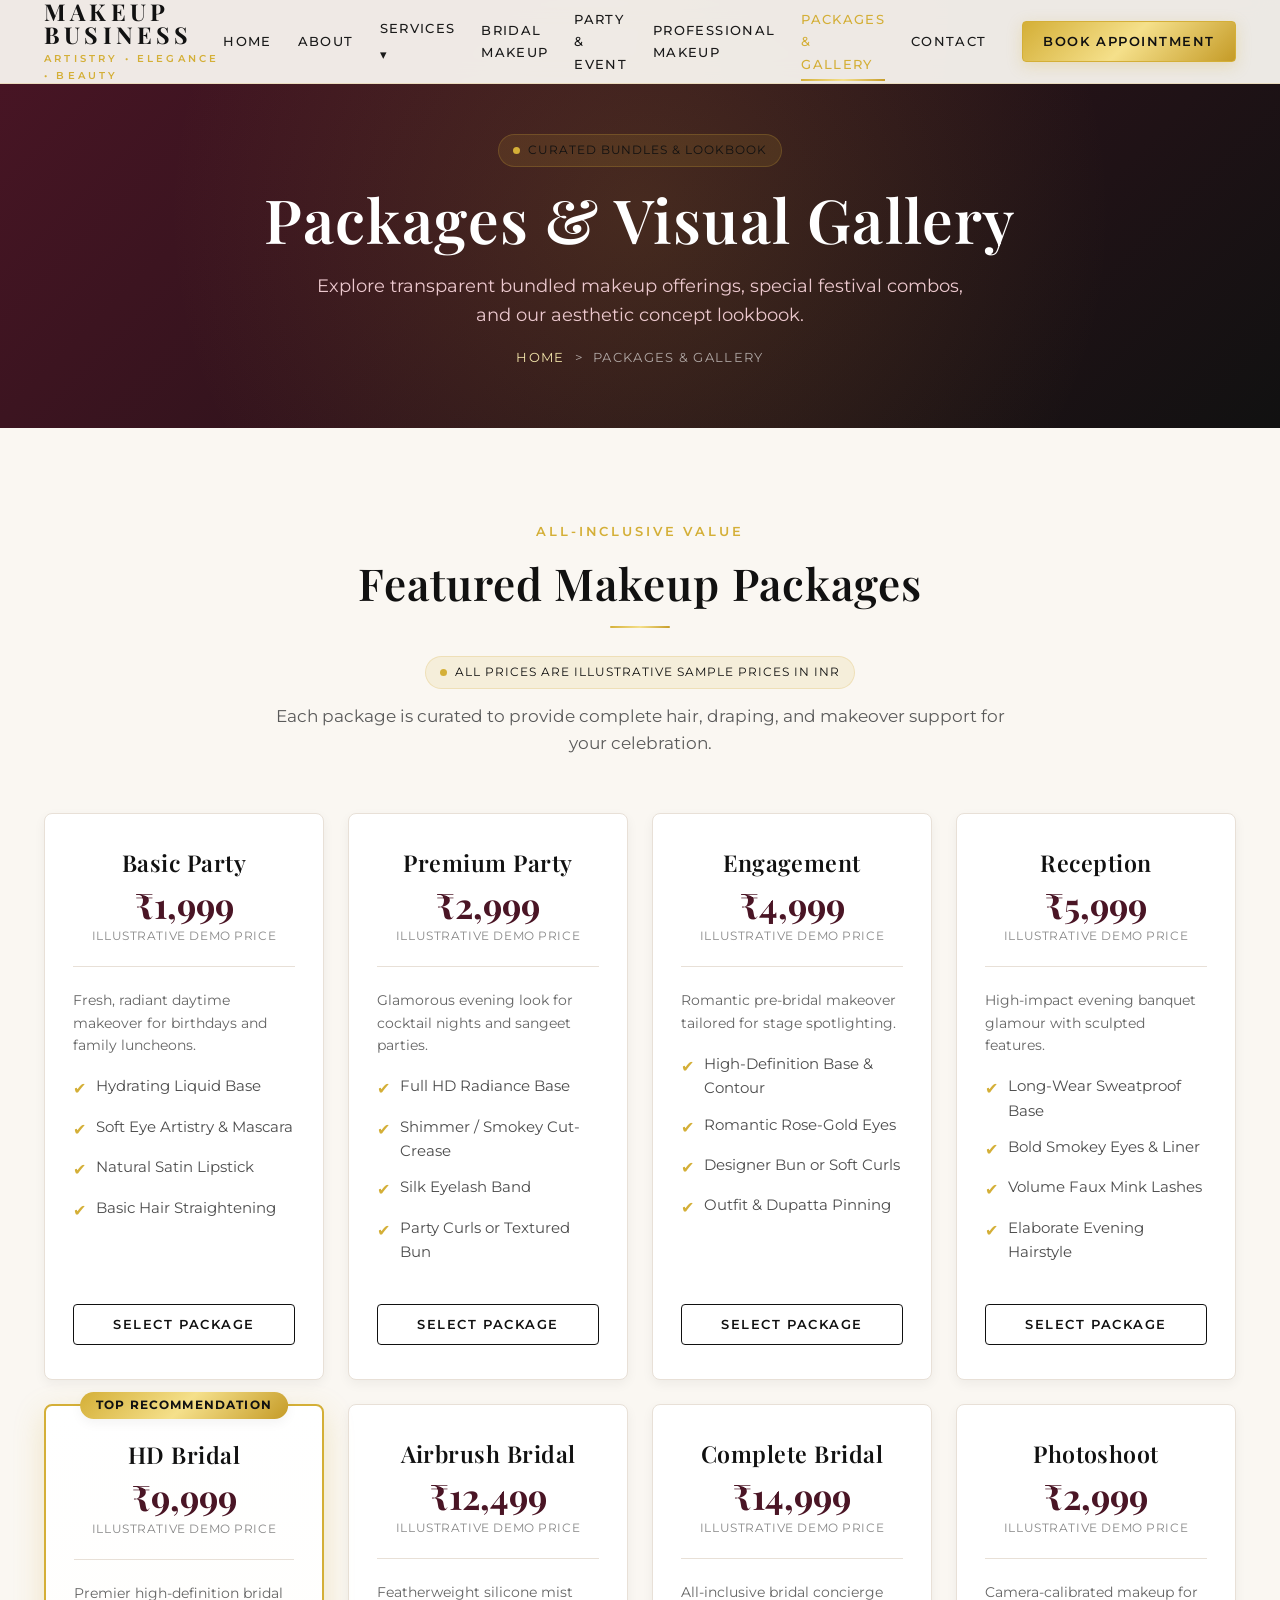
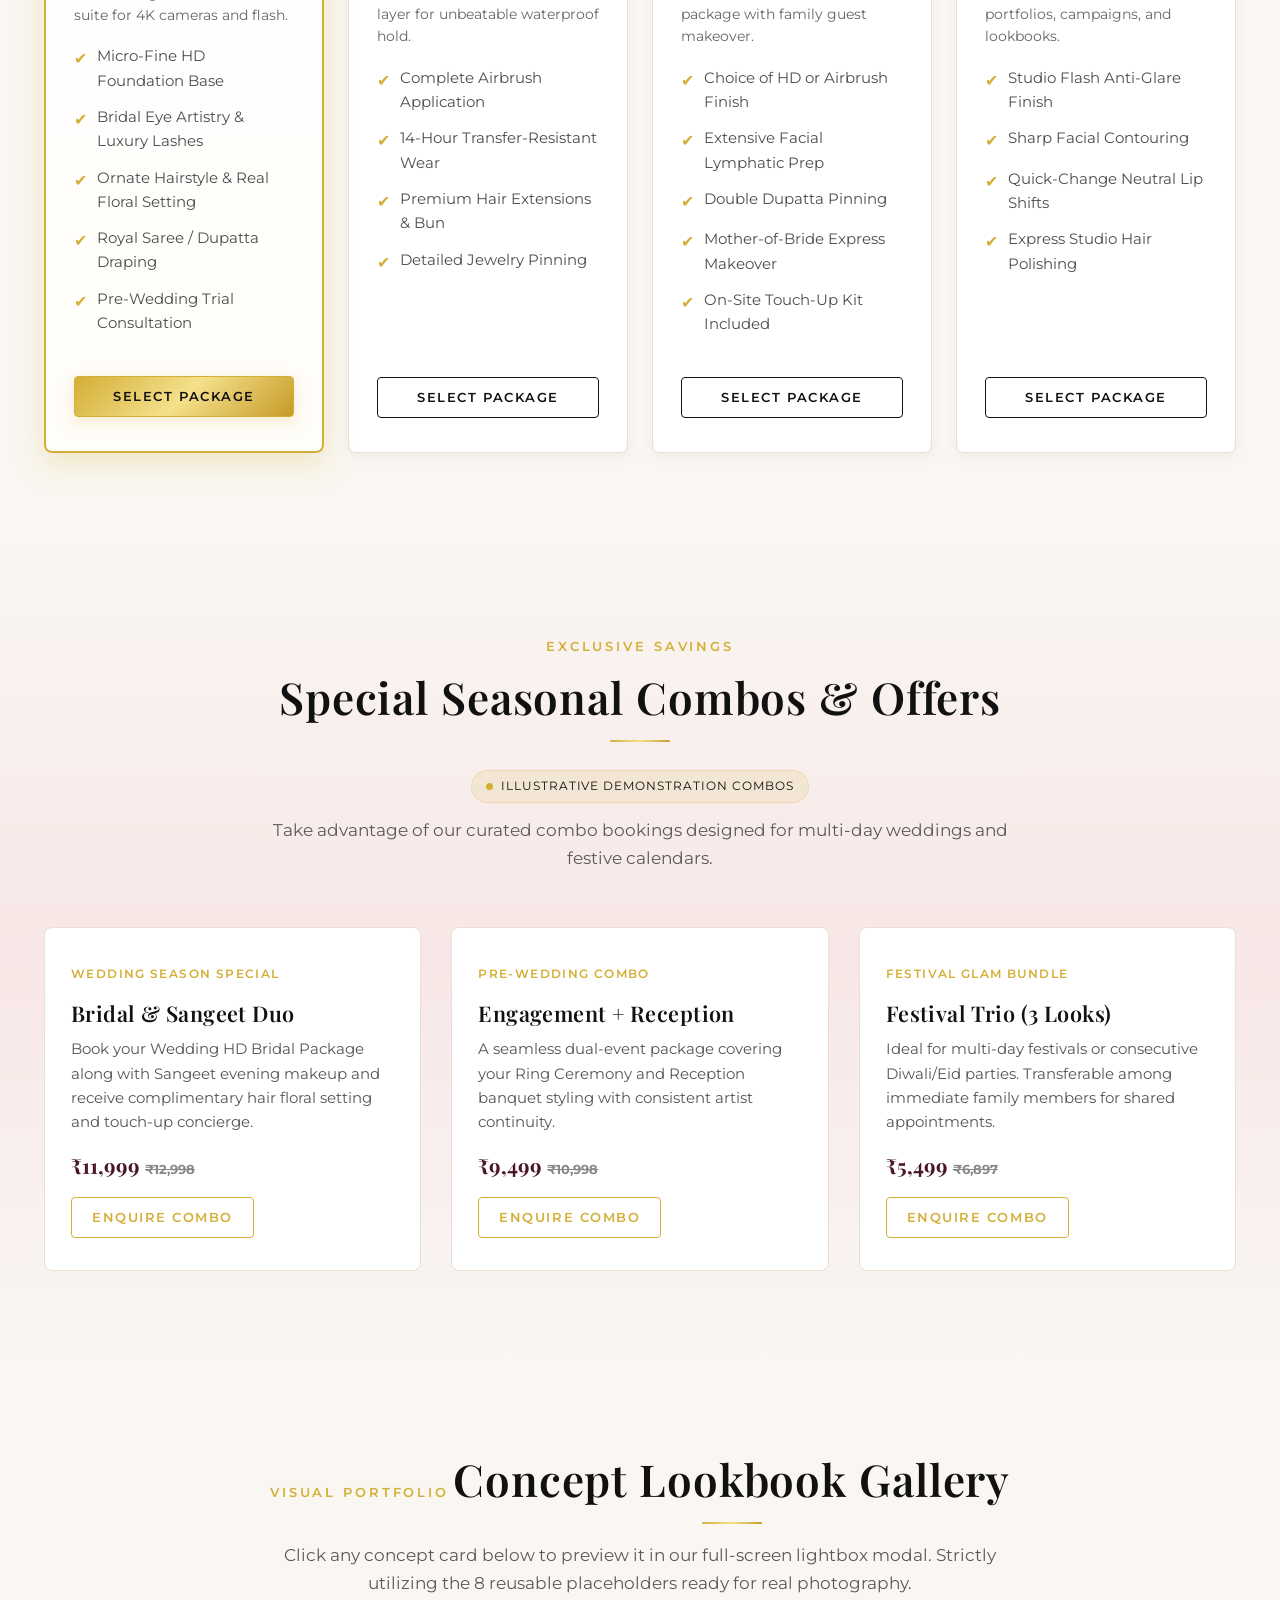
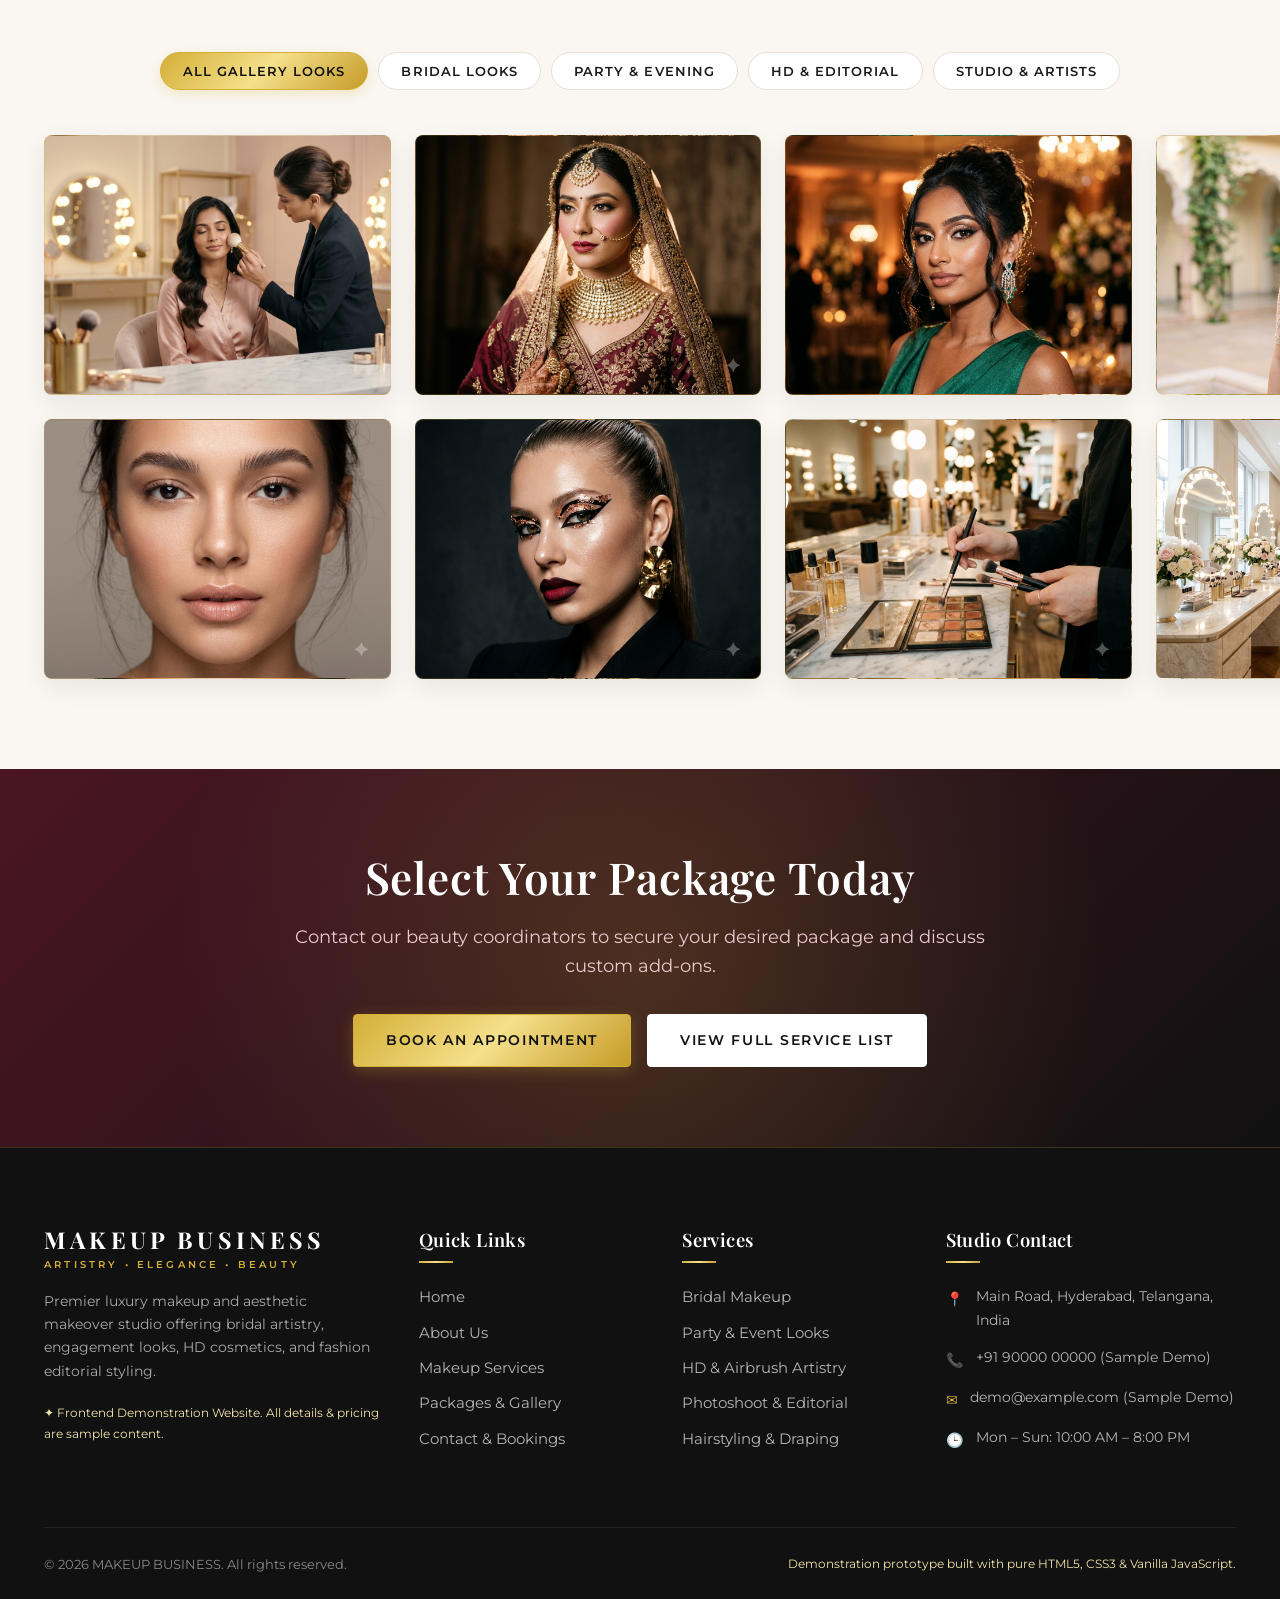
<file: packages-gallery.html>
<!DOCTYPE html>
<html lang="en">
<head>
  <meta charset="UTF-8">
  <meta name="viewport" content="width=device-width, initial-scale=1.0">
  <title>Packages & Gallery - MAKEUP BUSINESS | Curated Bundles & Visual Showcase</title>
  <meta name="description" content="Explore luxury makeup packages and visual lookbook gallery by MAKEUP BUSINESS. Bridal packages, party bundles, special seasonal offers, and lightbox lookbook.">
  <link rel="stylesheet" href="css/style.css">
  <link rel="preconnect" href="https://fonts.googleapis.com">
  <link rel="preconnect" href="https://fonts.gstatic.com" crossorigin>
  <link href="https://fonts.googleapis.com/css2?family=Montserrat:wght@300;400;500;600;700&family=Playfair+Display:ital,wght@0,400;0,600;0,700;1,400&display=swap" rel="stylesheet">
</head>
<body>

  <!-- ==================== HEADER ==================== -->
  <header class="site-header" id="mainHeader">
    <div class="container nav-container">
      <a href="index.html" class="logo" aria-label="MAKEUP BUSINESS Home">
        <span class="logo-main">MAKEUP BUSINESS</span>
        <span class="logo-sub">Artistry • Elegance • Beauty</span>
      </a>

      <button class="mobile-nav-toggle" aria-label="Toggle navigation menu" aria-expanded="false">
        <span class="hamburger-line"></span>
        <span class="hamburger-line"></span>
        <span class="hamburger-line"></span>
      </button>

      <nav class="nav-menu" aria-label="Primary Navigation">
        <a href="index.html" class="nav-link">Home</a>
        <a href="about.html" class="nav-link">About</a>
        <div class="nav-item-dropdown">
          <a href="services.html" class="nav-link">Services ▾</a>
          <div class="dropdown-menu">
            <a href="services.html" class="dropdown-link">All Services</a>
            <a href="bridal-makeup.html" class="dropdown-link">Bridal Makeup</a>
            <a href="party-makeup.html" class="dropdown-link">Party &amp; Event Makeup</a>
            <a href="professional-makeup.html" class="dropdown-link">HD &amp; Editorial Makeup</a>
          </div>
        </div>
        <a href="bridal-makeup.html" class="nav-link">Bridal Makeup</a>
        <a href="party-makeup.html" class="nav-link">Party &amp; Event</a>
        <a href="professional-makeup.html" class="nav-link">Professional Makeup</a>
        <a href="packages-gallery.html" class="nav-link active">Packages &amp; Gallery</a>
        <a href="contact.html" class="nav-link">Contact</a>
        <a href="contact.html" class="btn btn-primary btn-sm nav-cta-btn">Book Appointment</a>
      </nav>
    </div>
  </header>

  <!-- ==================== PAGE HERO ==================== -->
  <section class="page-hero">
    <div class="container reveal-fade-up">
      <span class="demo-badge">
        <span class="demo-badge-dot"></span>
        Curated Bundles &amp; Lookbook
      </span>
      <h1 class="page-hero-title">Packages &amp; Visual Gallery</h1>
      <p class="page-hero-desc">
        Explore transparent bundled makeup offerings, special festival combos, and our aesthetic concept lookbook.
      </p>
      <div class="breadcrumb">
        <a href="index.html">Home</a> &gt; <span>Packages &amp; Gallery</span>
      </div>
    </div>
  </section>

  <!-- ==================== FEATURED PACKAGES (8 PACKAGES) ==================== -->
  <section class="section" id="packagesSection">
    <div class="container">
      <div class="section-header reveal-fade-up">
        <span class="section-subtitle">All-Inclusive Value</span>
        <h2 class="section-title">Featured Makeup Packages</h2>
        <div class="demo-badge" style="margin-top: 10px;">
          <span class="demo-badge-dot"></span>
          All prices are illustrative sample prices in INR
        </div>
        <p class="section-description">
          Each package is curated to provide complete hair, draping, and makeover support for your celebration.
        </p>
      </div>

      <div class="grid-4">
        <!-- Package 1: Basic Party Makeup -->
        <div class="package-card reveal-fade-up">
          <div class="package-header">
            <h3 class="package-title">Basic Party</h3>
            <div class="package-price">₹1,999</div>
            <span class="package-price-sub">Illustrative Demo Price</span>
          </div>
          <p style="font-size: 0.85rem; color: #666; margin-bottom: 18px;">Fresh, radiant daytime makeover for birthdays and family luncheons.</p>
          <ul class="package-features">
            <li class="package-feature-item"><span class="package-feature-icon">✔</span> Hydrating Liquid Base</li>
            <li class="package-feature-item"><span class="package-feature-icon">✔</span> Soft Eye Artistry &amp; Mascara</li>
            <li class="package-feature-item"><span class="package-feature-icon">✔</span> Natural Satin Lipstick</li>
            <li class="package-feature-item"><span class="package-feature-icon">✔</span> Basic Hair Straightening</li>
          </ul>
          <a href="contact.html?service=party-basic&event=party" class="btn btn-secondary btn-block btn-sm">Select Package</a>
        </div>

        <!-- Package 2: Premium Party Makeup -->
        <div class="package-card reveal-fade-up">
          <div class="package-header">
            <h3 class="package-title">Premium Party</h3>
            <div class="package-price">₹2,999</div>
            <span class="package-price-sub">Illustrative Demo Price</span>
          </div>
          <p style="font-size: 0.85rem; color: #666; margin-bottom: 18px;">Glamorous evening look for cocktail nights and sangeet parties.</p>
          <ul class="package-features">
            <li class="package-feature-item"><span class="package-feature-icon">✔</span> Full HD Radiance Base</li>
            <li class="package-feature-item"><span class="package-feature-icon">✔</span> Shimmer / Smokey Cut-Crease</li>
            <li class="package-feature-item"><span class="package-feature-icon">✔</span> Silk Eyelash Band</li>
            <li class="package-feature-item"><span class="package-feature-icon">✔</span> Party Curls or Textured Bun</li>
          </ul>
          <a href="contact.html?service=party-premium&event=party" class="btn btn-secondary btn-block btn-sm">Select Package</a>
        </div>

        <!-- Package 3: Engagement Makeup Package -->
        <div class="package-card reveal-fade-up">
          <div class="package-header">
            <h3 class="package-title">Engagement</h3>
            <div class="package-price">₹4,999</div>
            <span class="package-price-sub">Illustrative Demo Price</span>
          </div>
          <p style="font-size: 0.85rem; color: #666; margin-bottom: 18px;">Romantic pre-bridal makeover tailored for stage spotlighting.</p>
          <ul class="package-features">
            <li class="package-feature-item"><span class="package-feature-icon">✔</span> High-Definition Base &amp; Contour</li>
            <li class="package-feature-item"><span class="package-feature-icon">✔</span> Romantic Rose-Gold Eyes</li>
            <li class="package-feature-item"><span class="package-feature-icon">✔</span> Designer Bun or Soft Curls</li>
            <li class="package-feature-item"><span class="package-feature-icon">✔</span> Outfit &amp; Dupatta Pinning</li>
          </ul>
          <a href="contact.html?service=engagement-pkg&event=engagement" class="btn btn-secondary btn-block btn-sm">Select Package</a>
        </div>

        <!-- Package 4: Reception Makeup Package -->
        <div class="package-card reveal-fade-up">
          <div class="package-header">
            <h3 class="package-title">Reception</h3>
            <div class="package-price">₹5,999</div>
            <span class="package-price-sub">Illustrative Demo Price</span>
          </div>
          <p style="font-size: 0.85rem; color: #666; margin-bottom: 18px;">High-impact evening banquet glamour with sculpted features.</p>
          <ul class="package-features">
            <li class="package-feature-item"><span class="package-feature-icon">✔</span> Long-Wear Sweatproof Base</li>
            <li class="package-feature-item"><span class="package-feature-icon">✔</span> Bold Smokey Eyes &amp; Liner</li>
            <li class="package-feature-item"><span class="package-feature-icon">✔</span> Volume Faux Mink Lashes</li>
            <li class="package-feature-item"><span class="package-feature-icon">✔</span> Elaborate Evening Hairstyle</li>
          </ul>
          <a href="contact.html?service=reception-pkg&event=reception" class="btn btn-secondary btn-block btn-sm">Select Package</a>
        </div>

        <!-- Package 5: HD Bridal Makeup Package (Featured) -->
        <div class="package-card featured reveal-fade-up">
          <span class="package-badge">Top Recommendation</span>
          <div class="package-header">
            <h3 class="package-title">HD Bridal</h3>
            <div class="package-price">₹9,999</div>
            <span class="package-price-sub">Illustrative Demo Price</span>
          </div>
          <p style="font-size: 0.85rem; color: #666; margin-bottom: 18px;">Premier high-definition bridal suite for 4K cameras and flash.</p>
          <ul class="package-features">
            <li class="package-feature-item"><span class="package-feature-icon">✔</span> Micro-Fine HD Foundation Base</li>
            <li class="package-feature-item"><span class="package-feature-icon">✔</span> Bridal Eye Artistry &amp; Luxury Lashes</li>
            <li class="package-feature-item"><span class="package-feature-icon">✔</span> Ornate Hairstyle &amp; Real Floral Setting</li>
            <li class="package-feature-item"><span class="package-feature-icon">✔</span> Royal Saree / Dupatta Draping</li>
            <li class="package-feature-item"><span class="package-feature-icon">✔</span> Pre-Wedding Trial Consultation</li>
          </ul>
          <a href="contact.html?service=bridal-hd&event=wedding" class="btn btn-primary btn-block btn-sm">Select Package</a>
        </div>

        <!-- Package 6: Airbrush Bridal Makeup Package -->
        <div class="package-card reveal-fade-up">
          <div class="package-header">
            <h3 class="package-title">Airbrush Bridal</h3>
            <div class="package-price">₹12,499</div>
            <span class="package-price-sub">Illustrative Demo Price</span>
          </div>
          <p style="font-size: 0.85rem; color: #666; margin-bottom: 18px;">Featherweight silicone mist layer for unbeatable waterproof hold.</p>
          <ul class="package-features">
            <li class="package-feature-item"><span class="package-feature-icon">✔</span> Complete Airbrush Application</li>
            <li class="package-feature-item"><span class="package-feature-icon">✔</span> 14-Hour Transfer-Resistant Wear</li>
            <li class="package-feature-item"><span class="package-feature-icon">✔</span> Premium Hair Extensions &amp; Bun</li>
            <li class="package-feature-item"><span class="package-feature-icon">✔</span> Detailed Jewelry Pinning</li>
          </ul>
          <a href="contact.html?service=bridal-airbrush&event=wedding" class="btn btn-secondary btn-block btn-sm">Select Package</a>
        </div>

        <!-- Package 7: Complete Bridal Package -->
        <div class="package-card reveal-fade-up">
          <div class="package-header">
            <h3 class="package-title">Complete Bridal</h3>
            <div class="package-price">₹14,999</div>
            <span class="package-price-sub">Illustrative Demo Price</span>
          </div>
          <p style="font-size: 0.85rem; color: #666; margin-bottom: 18px;">All-inclusive bridal concierge package with family guest makeover.</p>
          <ul class="package-features">
            <li class="package-feature-item"><span class="package-feature-icon">✔</span> Choice of HD or Airbrush Finish</li>
            <li class="package-feature-item"><span class="package-feature-icon">✔</span> Extensive Facial Lymphatic Prep</li>
            <li class="package-feature-item"><span class="package-feature-icon">✔</span> Double Dupatta Pinning</li>
            <li class="package-feature-item"><span class="package-feature-icon">✔</span> Mother-of-Bride Express Makeover</li>
            <li class="package-feature-item"><span class="package-feature-icon">✔</span> On-Site Touch-Up Kit Included</li>
          </ul>
          <a href="contact.html?service=bridal-complete&event=wedding" class="btn btn-secondary btn-block btn-sm">Select Package</a>
        </div>

        <!-- Package 8: Photoshoot Makeup Package -->
        <div class="package-card reveal-fade-up">
          <div class="package-header">
            <h3 class="package-title">Photoshoot</h3>
            <div class="package-price">₹2,999</div>
            <span class="package-price-sub">Illustrative Demo Price</span>
          </div>
          <p style="font-size: 0.85rem; color: #666; margin-bottom: 18px;">Camera-calibrated makeup for portfolios, campaigns, and lookbooks.</p>
          <ul class="package-features">
            <li class="package-feature-item"><span class="package-feature-icon">✔</span> Studio Flash Anti-Glare Finish</li>
            <li class="package-feature-item"><span class="package-feature-icon">✔</span> Sharp Facial Contouring</li>
            <li class="package-feature-item"><span class="package-feature-icon">✔</span> Quick-Change Neutral Lip Shifts</li>
            <li class="package-feature-item"><span class="package-feature-icon">✔</span> Express Studio Hair Polishing</li>
          </ul>
          <a href="contact.html?service=photoshoot-pkg&event=photoshoot" class="btn btn-secondary btn-block btn-sm">Select Package</a>
        </div>
      </div>
    </div>
  </section>

  <!-- ==================== SPECIAL OFFERS & COMBOS ==================== -->
  <section class="section section-bg-blush" id="specialOffers">
    <div class="container">
      <div class="section-header reveal-fade-up">
        <span class="section-subtitle">Exclusive Savings</span>
        <h2 class="section-title">Special Seasonal Combos &amp; Offers</h2>
        <div class="demo-badge" style="margin-top: 10px;">
          <span class="demo-badge-dot"></span>
          Illustrative Demonstration Combos
        </div>
        <p class="section-description">
          Take advantage of our curated combo bookings designed for multi-day weddings and festive calendars.
        </p>
      </div>

      <div class="grid-3">
        <!-- Offer 1 -->
        <div class="feature-box reveal-fade-up" style="text-align: left; background: var(--ivory-white);">
          <span class="service-category">Wedding Season Special</span>
          <h3 style="font-size: 1.35rem; margin: 8px 0 10px;">Bridal &amp; Sangeet Duo</h3>
          <p style="font-size: 0.92rem; color: #555; margin-bottom: 14px;">
            Book your Wedding HD Bridal Package along with Sangeet evening makeup and receive complimentary hair floral setting and touch-up concierge.
          </p>
          <div style="font-size: 1.3rem; font-family: var(--font-serif); font-weight: 700; color: var(--deep-burgundy); margin-bottom: 14px;">
            ₹11,999 <span style="font-size: 0.8rem; font-family: var(--font-sans); color: #888; text-decoration: line-through;">₹12,998</span>
          </div>
          <a href="contact.html?service=duo-bridal&event=wedding" class="btn btn-outline-gold btn-sm">Enquire Combo</a>
        </div>

        <!-- Offer 2 -->
        <div class="feature-box reveal-fade-up" style="text-align: left; background: var(--ivory-white);">
          <span class="service-category">Pre-Wedding Combo</span>
          <h3 style="font-size: 1.35rem; margin: 8px 0 10px;">Engagement + Reception</h3>
          <p style="font-size: 0.92rem; color: #555; margin-bottom: 14px;">
            A seamless dual-event package covering your Ring Ceremony and Reception banquet styling with consistent artist continuity.
          </p>
          <div style="font-size: 1.3rem; font-family: var(--font-serif); font-weight: 700; color: var(--deep-burgundy); margin-bottom: 14px;">
            ₹9,499 <span style="font-size: 0.8rem; font-family: var(--font-sans); color: #888; text-decoration: line-through;">₹10,998</span>
          </div>
          <a href="contact.html?service=duo-reception&event=reception" class="btn btn-outline-gold btn-sm">Enquire Combo</a>
        </div>

        <!-- Offer 3 -->
        <div class="feature-box reveal-fade-up" style="text-align: left; background: var(--ivory-white);">
          <span class="service-category">Festival Glam Bundle</span>
          <h3 style="font-size: 1.35rem; margin: 8px 0 10px;">Festival Trio (3 Looks)</h3>
          <p style="font-size: 0.92rem; color: #555; margin-bottom: 14px;">
            Ideal for multi-day festivals or consecutive Diwali/Eid parties. Transferable among immediate family members for shared appointments.
          </p>
          <div style="font-size: 1.3rem; font-family: var(--font-serif); font-weight: 700; color: var(--deep-burgundy); margin-bottom: 14px;">
            ₹5,499 <span style="font-size: 0.8rem; font-family: var(--font-sans); color: #888; text-decoration: line-through;">₹6,897</span>
          </div>
          <a href="contact.html?service=festival-trio&event=party" class="btn btn-outline-gold btn-sm">Enquire Combo</a>
        </div>
      </div>
    </div>
  </section>

  <!-- ==================== VISUAL GALLERY (USING 8 APPROVED PLACEHOLDERS) ==================== -->
  <section class="section" id="visualGallery">
    <div class="container">
      <div class="section-header reveal-fade-up">
        <span class="section-subtitle">Visual Portfolio</span>
        <h2 class="section-title">Concept Lookbook Gallery</h2>
        <p class="section-description">
          Click any concept card below to preview it in our full-screen lightbox modal. Strictly utilizing the 8 reusable placeholders ready for real photography.
        </p>
      </div>

      <!-- Gallery Filter -->
      <div class="filter-container reveal-fade-up">
        <button class="filter-btn active" data-filter="all">All Gallery Looks</button>
        <button class="filter-btn" data-filter="bridal">Bridal Looks</button>
        <button class="filter-btn" data-filter="party">Party &amp; Evening</button>
        <button class="filter-btn" data-filter="hd">HD &amp; Editorial</button>
        <button class="filter-btn" data-filter="studio">Studio &amp; Artists</button>
      </div>

      <!-- Gallery Grid (8 Items exactly matching the 8 placeholders) -->
      <div class="grid-4" id="galleryGrid">

        <!-- 1. makeup-business-hero -->
        <div class="filter-item reveal-fade-up" data-category="studio"
             data-lightbox-trigger
             data-title="Signature Studio Artistry"
             data-desc="Master makeup artist applying bespoke pigments in a luxury studio setting with vanity mirrors."
             data-placeholder="placeholder-makeup-business-hero"
             data-badge="Hero Concept Look">
          <div class="img-placeholder placeholder-makeup-business-hero ratio-4-3" style="cursor: pointer;">
            <span class="placeholder-badge">Placeholder 1 of 8</span>
            <div class="placeholder-content">
              <span class="placeholder-icon">🔍</span>
              <h4 class="placeholder-title">makeup-business-hero</h4>
              <p class="placeholder-desc">Studio Artist In Action</p>
            </div>
          </div>
        </div>

        <!-- 2. bridal-makeup -->
        <div class="filter-item reveal-fade-up" data-category="bridal"
             data-lightbox-trigger
             data-title="Royal Indian Bridal Styling"
             data-desc="Traditional bridal makeover featuring deep crimson hues, gold accents, kohl eyes, and ceremonial ornaments."
             data-placeholder="placeholder-bridal-makeup"
             data-badge="Bridal Showcase">
          <div class="img-placeholder placeholder-bridal-makeup ratio-4-3" style="cursor: pointer;">
            <span class="placeholder-badge">Placeholder 2 of 8</span>
            <div class="placeholder-content">
              <span class="placeholder-icon">🔍</span>
              <h4 class="placeholder-title">bridal-makeup</h4>
              <p class="placeholder-desc">Royal Bridal Artistry</p>
            </div>
          </div>
        </div>

        <!-- 3. party-makeup -->
        <div class="filter-item reveal-fade-up" data-category="party"
             data-lightbox-trigger
             data-title="Cocktail & Evening Glamour"
             data-desc="Glamorous party look with shimmering gold lids, winged liner, and berry gloss."
             data-placeholder="placeholder-party-makeup"
             data-badge="Party Showcase">
          <div class="img-placeholder placeholder-party-makeup ratio-4-3" style="cursor: pointer;">
            <span class="placeholder-badge">Placeholder 3 of 8</span>
            <div class="placeholder-content">
              <span class="placeholder-icon">🔍</span>
              <h4 class="placeholder-title">party-makeup</h4>
              <p class="placeholder-desc">Evening Glamour</p>
            </div>
          </div>
        </div>

        <!-- 4. engagement-makeup -->
        <div class="filter-item reveal-fade-up" data-category="bridal party"
             data-lightbox-trigger
             data-title="Romantic Engagement Radiance"
             data-desc="Luminous glass skin and romantic pastel tones tailored for pre-wedding ring ceremonies."
             data-placeholder="placeholder-engagement-makeup"
             data-badge="Engagement Look">
          <div class="img-placeholder placeholder-engagement-makeup ratio-4-3" style="cursor: pointer;">
            <span class="placeholder-badge">Placeholder 4 of 8</span>
            <div class="placeholder-content">
              <span class="placeholder-icon">🔍</span>
              <h4 class="placeholder-title">engagement-makeup</h4>
              <p class="placeholder-desc">Pre-Wedding Radiance</p>
            </div>
          </div>
        </div>

        <!-- 5. hd-makeup -->
        <div class="filter-item reveal-fade-up" data-category="hd"
             data-lightbox-trigger
             data-title="High Definition Precision"
             data-desc="Micro-pigment light diffusion eliminating flashback under 4K camera lenses."
             data-placeholder="placeholder-hd-makeup"
             data-badge="HD Finish">
          <div class="img-placeholder placeholder-hd-makeup ratio-4-3" style="cursor: pointer;">
            <span class="placeholder-badge">Placeholder 5 of 8</span>
            <div class="placeholder-content">
              <span class="placeholder-icon">🔍</span>
              <h4 class="placeholder-title">hd-makeup</h4>
              <p class="placeholder-desc">Camera-Ready 4K Finish</p>
            </div>
          </div>
        </div>

        <!-- 6. fashion-makeup -->
        <div class="filter-item reveal-fade-up" data-category="hd"
             data-lightbox-trigger
             data-title="Fashion & Editorial Runway"
             data-desc="High-concept editorial styling with bold artistic lines, graphic accents, and runway edge."
             data-placeholder="placeholder-fashion-makeup"
             data-badge="Editorial Look">
          <div class="img-placeholder placeholder-fashion-makeup ratio-4-3" style="cursor: pointer;">
            <span class="placeholder-badge">Placeholder 6 of 8</span>
            <div class="placeholder-content">
              <span class="placeholder-icon">🔍</span>
              <h4 class="placeholder-title">fashion-makeup</h4>
              <p class="placeholder-desc">Editorial Campaign Look</p>
            </div>
          </div>
        </div>

        <!-- 7. makeup-artist-professional -->
        <div class="filter-item reveal-fade-up" data-category="studio"
             data-lightbox-trigger
             data-title="Professional Tools & Artistry"
             data-desc="Professional makeup artist working with sanitized brushes, custom palettes, and precision tools."
             data-placeholder="placeholder-makeup-artist-professional"
             data-badge="Behind The Scenes">
          <div class="img-placeholder placeholder-makeup-artist-professional ratio-4-3" style="cursor: pointer;">
            <span class="placeholder-badge">Placeholder 7 of 8</span>
            <div class="placeholder-content">
              <span class="placeholder-icon">🔍</span>
              <h4 class="placeholder-title">makeup-artist-professional</h4>
              <p class="placeholder-desc">Tools of the Craft</p>
            </div>
          </div>
        </div>

        <!-- 8. makeup-studio-interior -->
        <div class="filter-item reveal-fade-up" data-category="studio"
             data-lightbox-trigger
             data-title="Luxury Studio Atmosphere"
             data-desc="Elegant salon interior with vanity mirrors, daylight bulbs, champagne accents, and private suites."
             data-placeholder="placeholder-makeup-studio-interior"
             data-badge="Studio Space">
          <div class="img-placeholder placeholder-makeup-studio-interior ratio-4-3" style="cursor: pointer;">
            <span class="placeholder-badge">Placeholder 8 of 8</span>
            <div class="placeholder-content">
              <span class="placeholder-icon">🔍</span>
              <h4 class="placeholder-title">makeup-studio-interior</h4>
              <p class="placeholder-desc">Sanctuary of Beauty</p>
            </div>
          </div>
        </div>

      </div>
    </div>
  </section>

  <!-- ==================== LIGHTBOX MODAL (REUSABLE PLACEHOLDERS) ==================== -->
  <div class="lightbox-modal" id="galleryLightbox" role="dialog" aria-modal="true" aria-label="Gallery Lightbox Modal">
    <div class="lightbox-content-box">
      <button class="lightbox-close-btn" aria-label="Close modal">&times;</button>
      <div class="lightbox-body"></div>
      <div class="lightbox-info">
        <h3 class="lightbox-title"></h3>
        <p class="lightbox-caption"></p>
      </div>
    </div>
  </div>

  <!-- ==================== CTA BANNER ==================== -->
  <section class="cta-banner">
    <div class="container">
      <h2 class="cta-title">Select Your Package Today</h2>
      <p class="cta-desc">
        Contact our beauty coordinators to secure your desired package and discuss custom add-ons.
      </p>
      <div class="cta-actions">
        <a href="contact.html" class="btn btn-primary">Book An Appointment</a>
        <a href="services.html" class="btn btn-white">View Full Service List</a>
      </div>
    </div>
  </section>

  <!-- ==================== FOOTER ==================== -->
  <footer class="site-footer">
    <div class="container">
      <div class="footer-grid">
        <div class="footer-col">
          <div class="logo" style="margin-bottom: 12px;">
            <span class="logo-main">MAKEUP BUSINESS</span>
            <span class="logo-sub">Artistry • Elegance • Beauty</span>
          </div>
          <p class="footer-desc">
            Premier luxury makeup and aesthetic makeover studio offering bridal artistry, engagement looks, HD cosmetics, and fashion editorial styling.
          </p>
          <div class="footer-demo-disclaimer">
            ✦ Frontend Demonstration Website. All details &amp; pricing are sample content.
          </div>
        </div>

        <div class="footer-col">
          <h4>Quick Links</h4>
          <ul class="footer-links">
            <li><a href="index.html">Home</a></li>
            <li><a href="about.html">About Us</a></li>
            <li><a href="services.html">Makeup Services</a></li>
            <li><a href="packages-gallery.html">Packages &amp; Gallery</a></li>
            <li><a href="contact.html">Contact &amp; Bookings</a></li>
          </ul>
        </div>

        <div class="footer-col">
          <h4>Services</h4>
          <ul class="footer-links">
            <li><a href="bridal-makeup.html">Bridal Makeup</a></li>
            <li><a href="party-makeup.html">Party &amp; Event Looks</a></li>
            <li><a href="professional-makeup.html">HD &amp; Airbrush Artistry</a></li>
            <li><a href="professional-makeup.html">Photoshoot &amp; Editorial</a></li>
            <li><a href="services.html#additional">Hairstyling &amp; Draping</a></li>
          </ul>
        </div>

        <div class="footer-col">
          <h4>Studio Contact</h4>
          <div class="footer-contact-item">
            <span class="footer-contact-icon">📍</span>
            <span>Main Road, Hyderabad, Telangana, India</span>
          </div>
          <div class="footer-contact-item">
            <span class="footer-contact-icon">📞</span>
            <span>+91 90000 00000 (Sample Demo)</span>
          </div>
          <div class="footer-contact-item">
            <span class="footer-contact-icon">✉</span>
            <span>demo@example.com (Sample Demo)</span>
          </div>
          <div class="footer-contact-item">
            <span class="footer-contact-icon">🕒</span>
            <span>Mon – Sun: 10:00 AM – 8:00 PM</span>
          </div>
        </div>
      </div>

      <div class="footer-bottom">
        <div>&copy; 2026 MAKEUP BUSINESS. All rights reserved.</div>
        <div class="footer-demo-disclaimer">
          Demonstration prototype built with pure HTML5, CSS3 &amp; Vanilla JavaScript.
        </div>
      </div>
    </div>
  </footer>

  <script src="js/script.js"></script>
</body>
</html>
</file>
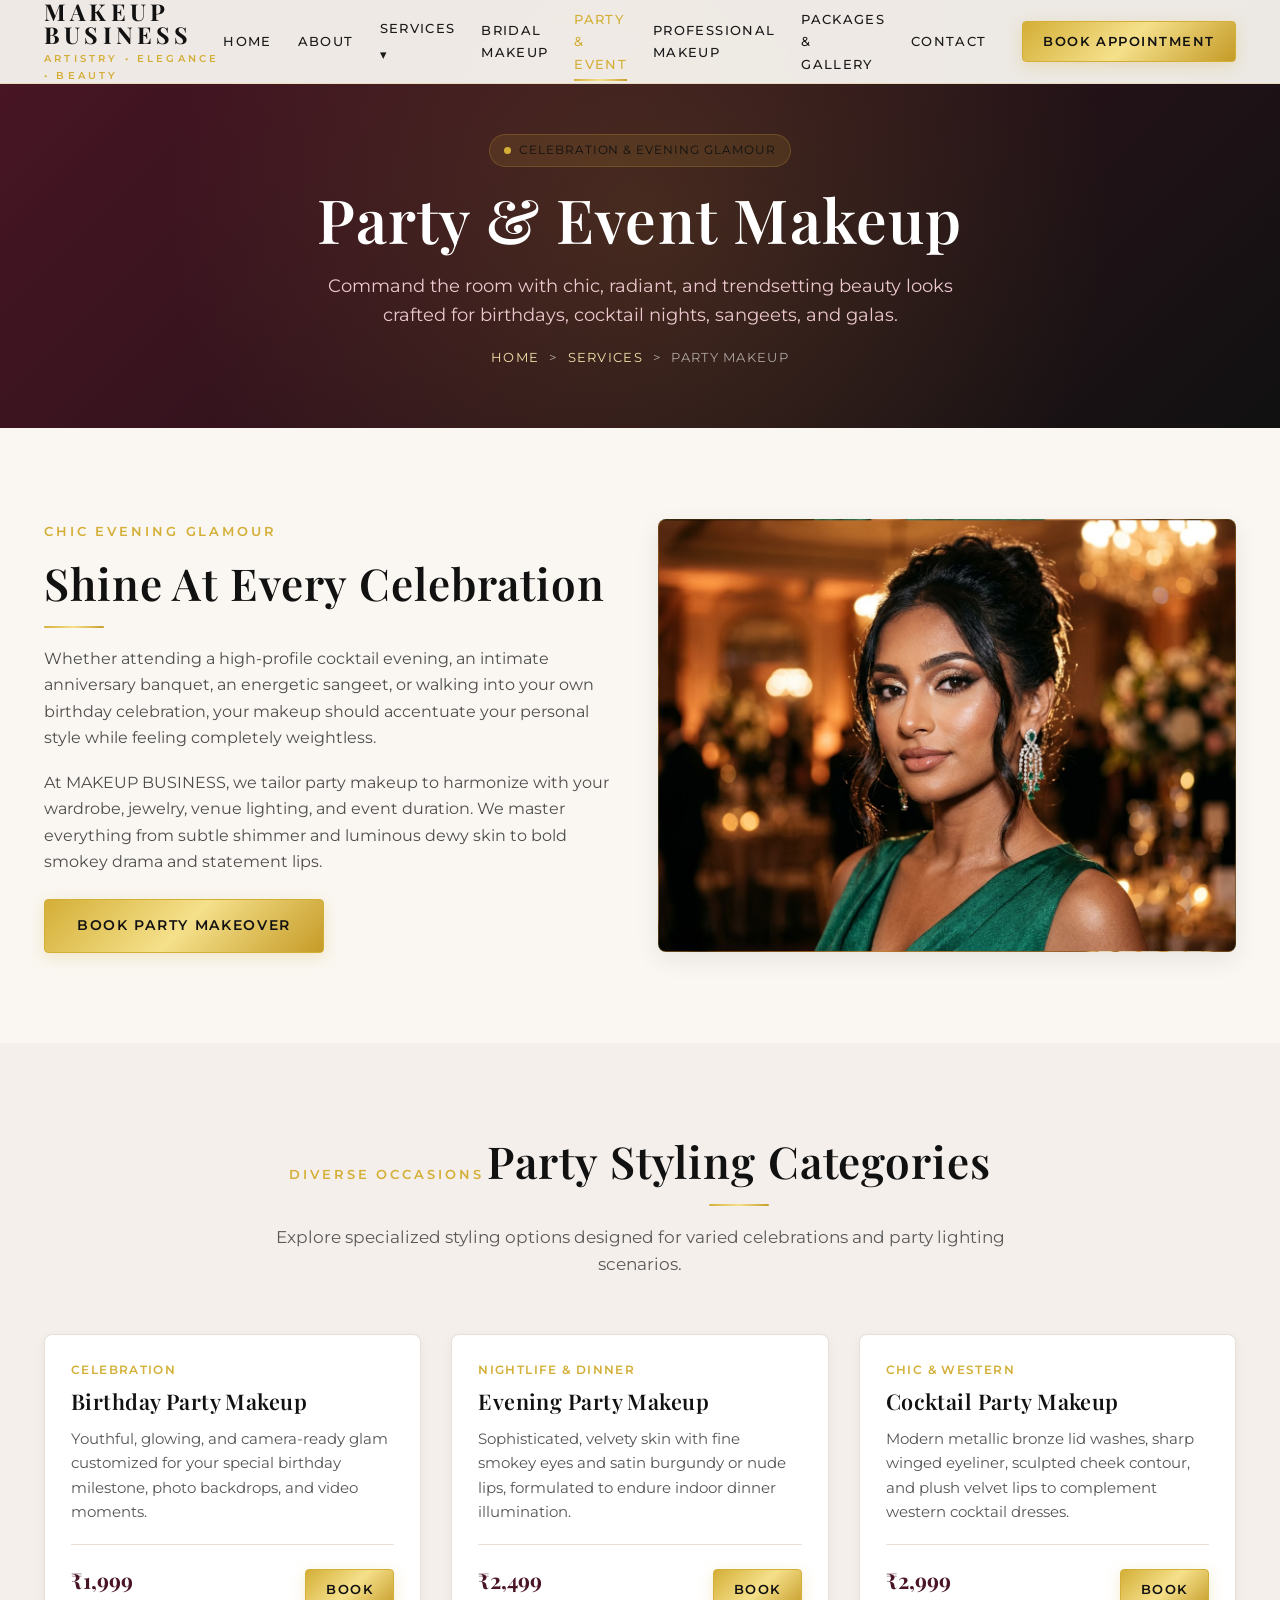
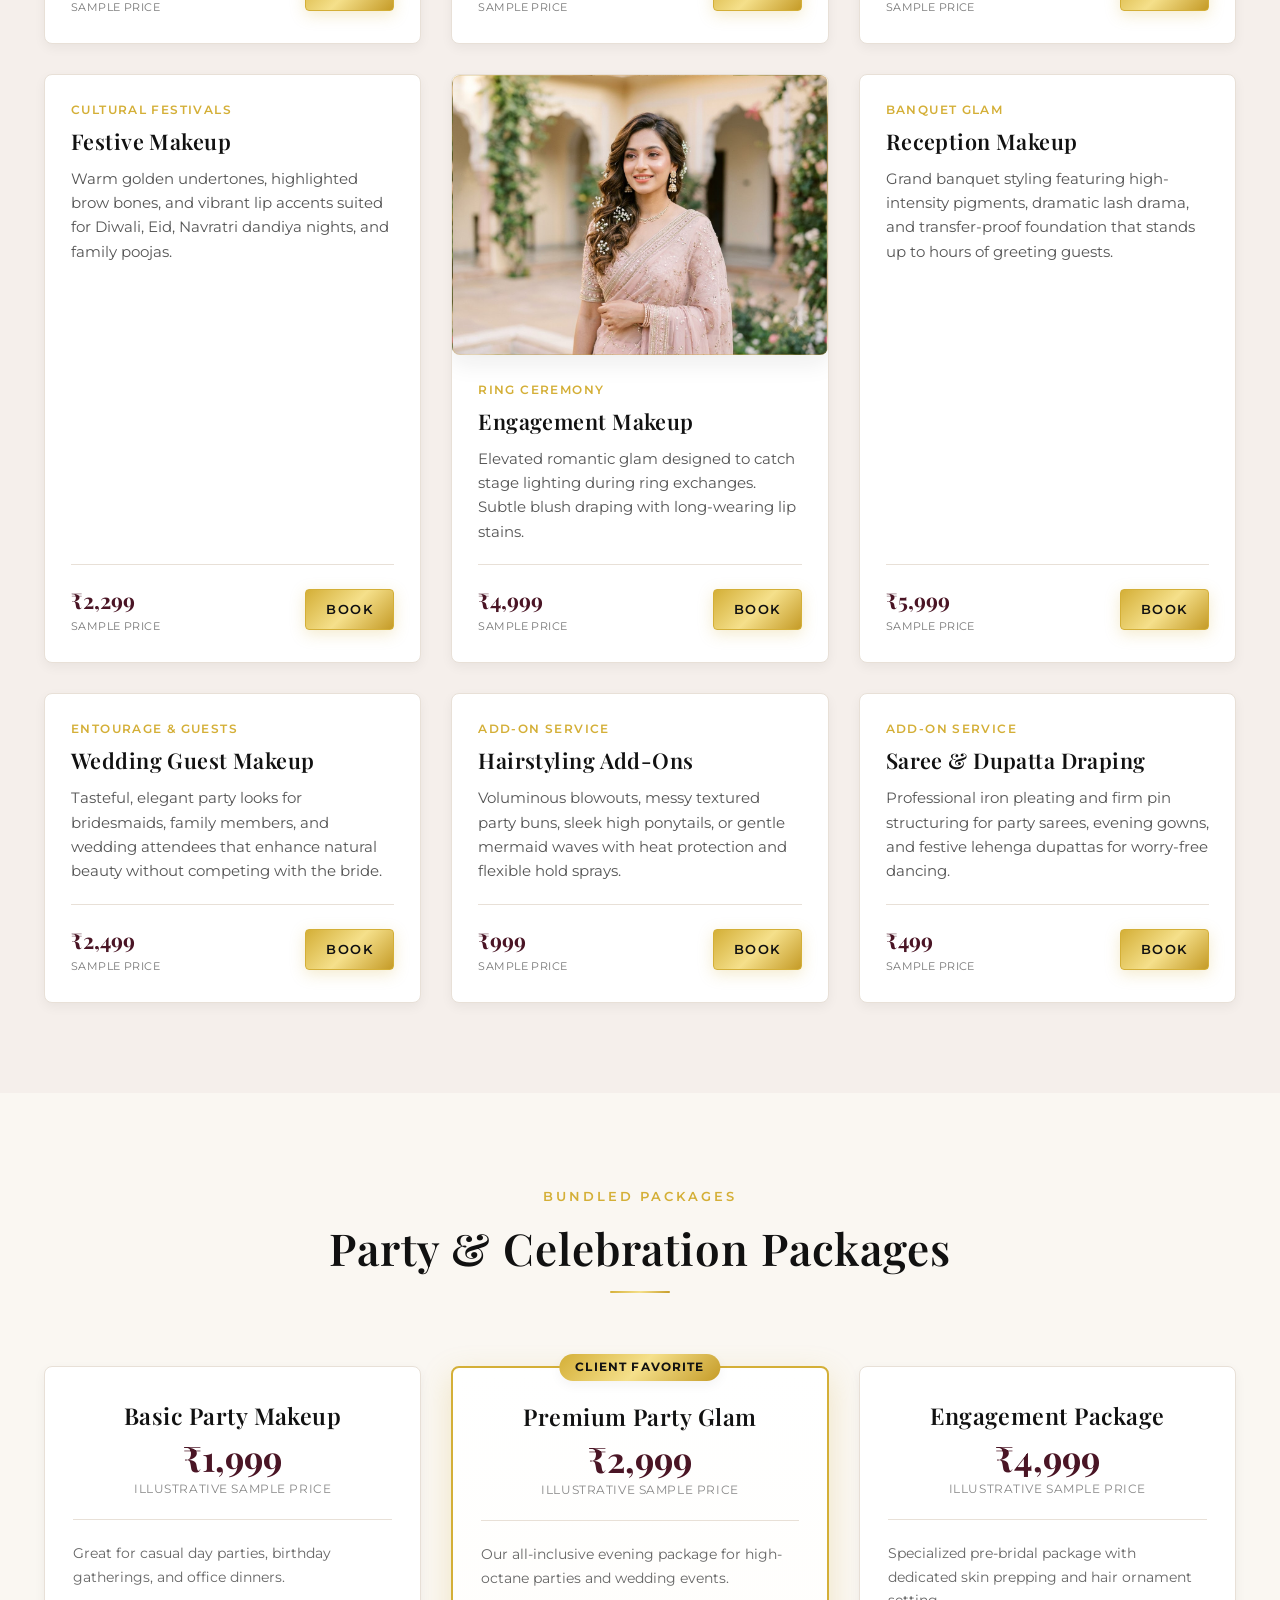
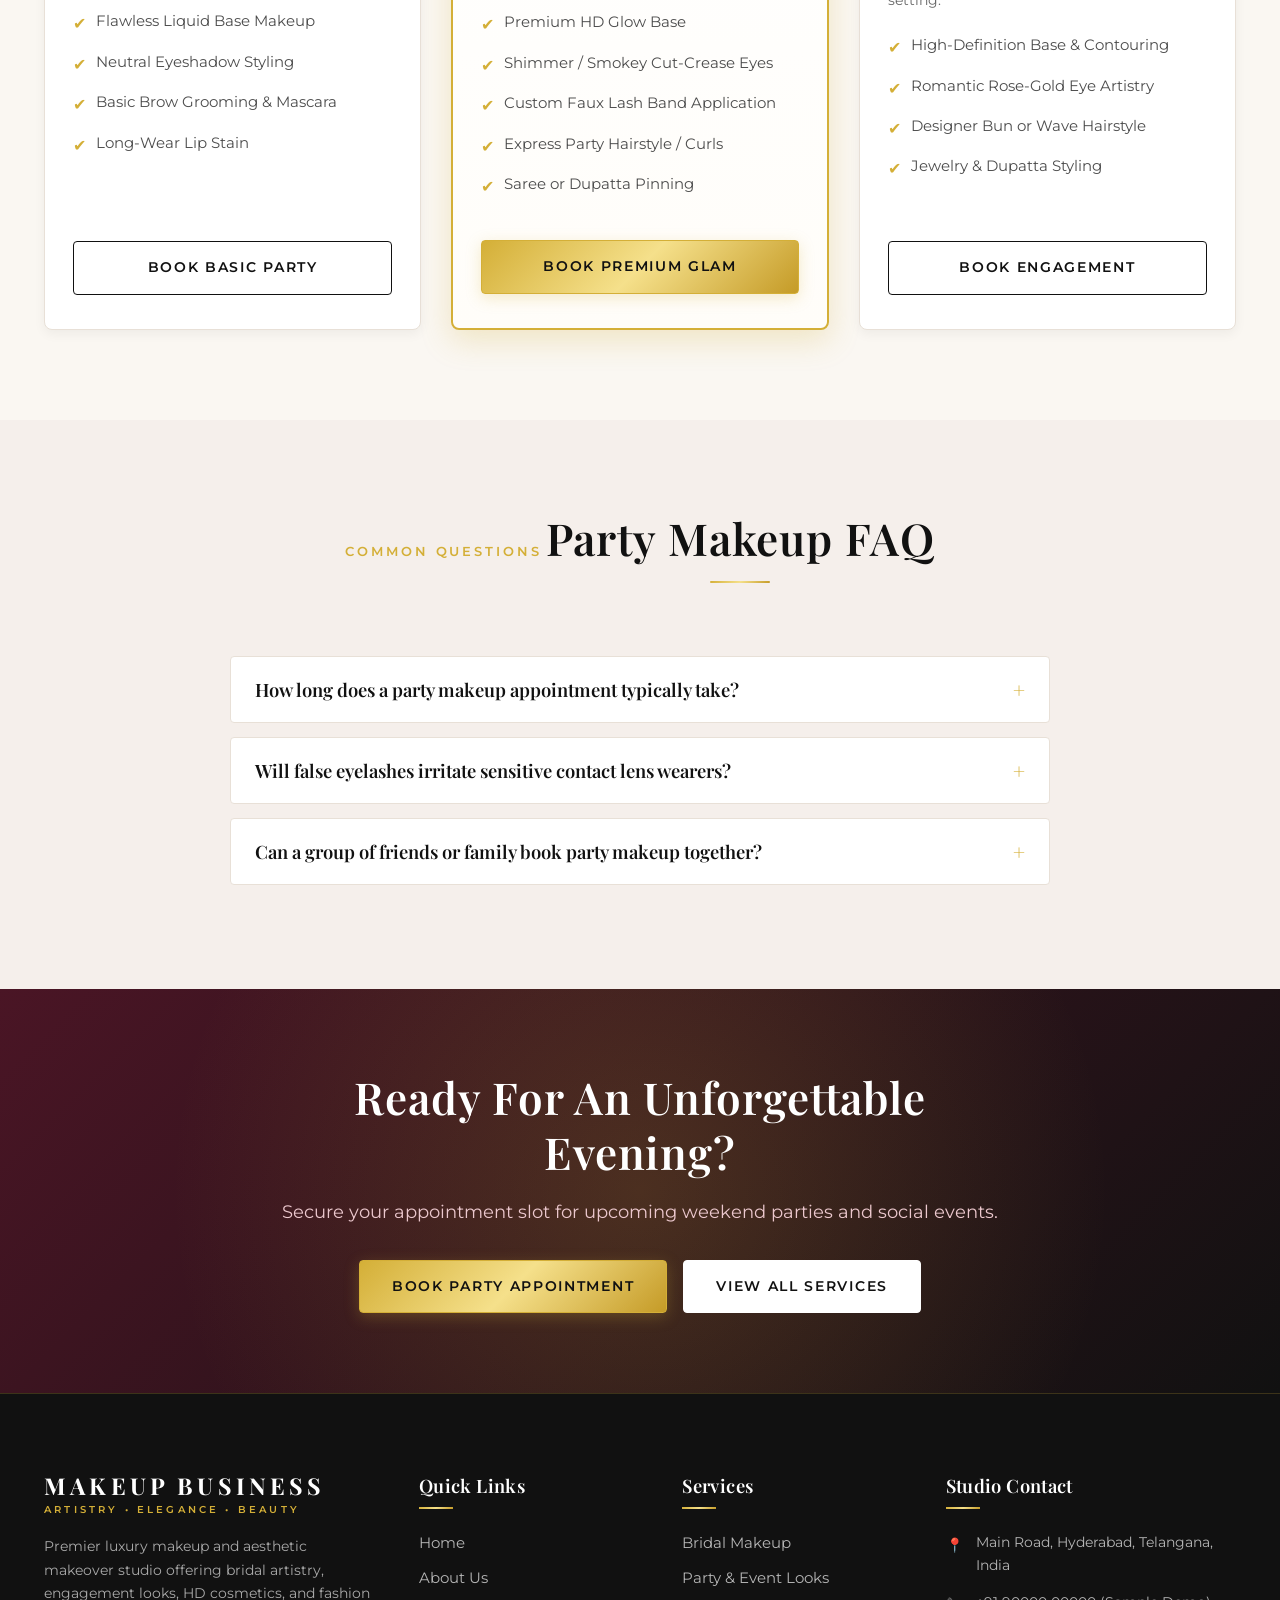
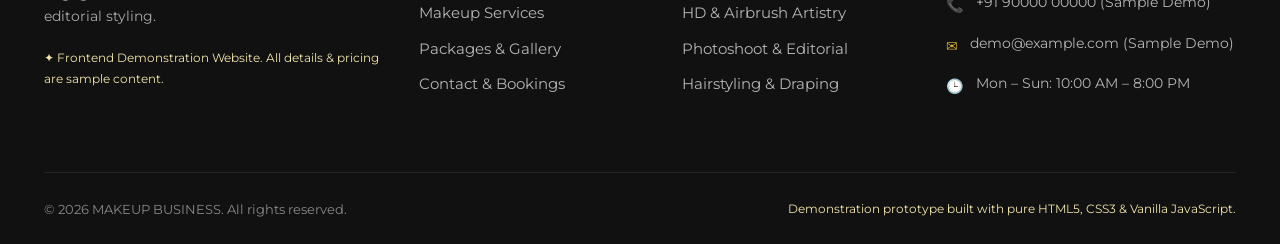
<file: party-makeup.html>
<!DOCTYPE html>
<html lang="en">
<head>
  <meta charset="UTF-8">
  <meta name="viewport" content="width=device-width, initial-scale=1.0">
  <title>Party & Event Makeup - MAKEUP BUSINESS | Glamorous Evening & Celebration Looks</title>
  <meta name="description" content="Stunning party and event makeup by MAKEUP BUSINESS. Birthday, evening party, cocktail, festive, engagement, and reception glam with hairstyling add-ons.">
  <link rel="stylesheet" href="css/style.css">
  <link rel="preconnect" href="https://fonts.googleapis.com">
  <link rel="preconnect" href="https://fonts.gstatic.com" crossorigin>
  <link href="https://fonts.googleapis.com/css2?family=Montserrat:wght@300;400;500;600;700&family=Playfair+Display:ital,wght@0,400;0,600;0,700;1,400&display=swap" rel="stylesheet">
</head>
<body>

  <!-- ==================== HEADER ==================== -->
  <header class="site-header" id="mainHeader">
    <div class="container nav-container">
      <a href="index.html" class="logo" aria-label="MAKEUP BUSINESS Home">
        <span class="logo-main">MAKEUP BUSINESS</span>
        <span class="logo-sub">Artistry • Elegance • Beauty</span>
      </a>

      <button class="mobile-nav-toggle" aria-label="Toggle navigation menu" aria-expanded="false">
        <span class="hamburger-line"></span>
        <span class="hamburger-line"></span>
        <span class="hamburger-line"></span>
      </button>

      <nav class="nav-menu" aria-label="Primary Navigation">
        <a href="index.html" class="nav-link">Home</a>
        <a href="about.html" class="nav-link">About</a>
        <div class="nav-item-dropdown">
          <a href="services.html" class="nav-link">Services ▾</a>
          <div class="dropdown-menu">
            <a href="services.html" class="dropdown-link">All Services</a>
            <a href="bridal-makeup.html" class="dropdown-link">Bridal Makeup</a>
            <a href="party-makeup.html" class="dropdown-link">Party &amp; Event Makeup</a>
            <a href="professional-makeup.html" class="dropdown-link">HD &amp; Editorial Makeup</a>
          </div>
        </div>
        <a href="bridal-makeup.html" class="nav-link">Bridal Makeup</a>
        <a href="party-makeup.html" class="nav-link active">Party &amp; Event</a>
        <a href="professional-makeup.html" class="nav-link">Professional Makeup</a>
        <a href="packages-gallery.html" class="nav-link">Packages &amp; Gallery</a>
        <a href="contact.html" class="nav-link">Contact</a>
        <a href="contact.html" class="btn btn-primary btn-sm nav-cta-btn">Book Appointment</a>
      </nav>
    </div>
  </header>

  <!-- ==================== PAGE HERO ==================== -->
  <section class="page-hero">
    <div class="container reveal-fade-up">
      <span class="demo-badge">
        <span class="demo-badge-dot"></span>
        Celebration &amp; Evening Glamour
      </span>
      <h1 class="page-hero-title">Party &amp; Event Makeup</h1>
      <p class="page-hero-desc">
        Command the room with chic, radiant, and trendsetting beauty looks crafted for birthdays, cocktail nights, sangeets, and galas.
      </p>
      <div class="breadcrumb">
        <a href="index.html">Home</a> &gt; <a href="services.html">Services</a> &gt; <span>Party Makeup</span>
      </div>
    </div>
  </section>

  <!-- ==================== HERO VISUAL & INTRO ==================== -->
  <section class="section">
    <div class="container">
      <div class="grid-2" style="align-items: center;">
        <div class="reveal-fade-up">
          <span class="section-subtitle">Chic Evening Glamour</span>
          <h2 class="section-title text-left">Shine At Every Celebration</h2>
          <p>
            Whether attending a high-profile cocktail evening, an intimate anniversary banquet, an energetic sangeet, or walking into your own birthday celebration, your makeup should accentuate your personal style while feeling completely weightless.
          </p>
          <p>
            At MAKEUP BUSINESS, we tailor party makeup to harmonize with your wardrobe, jewelry, venue lighting, and event duration. We master everything from subtle shimmer and luminous dewy skin to bold smokey drama and statement lips.
          </p>
          <div style="margin-top: 24px;">
            <a href="contact.html?service=party&event=party" class="btn btn-primary">Book Party Makeover</a>
          </div>
        </div>

        <!-- Reusable Placeholder 3: party-makeup -->
        <div class="reveal-fade-up">
          <!-- IMAGE REPLACEMENT POINT: Replace with glamorous party and evening look photo -->
          <div class="img-placeholder placeholder-party-makeup ratio-4-3" data-placeholder-name="party-makeup">
            <span class="placeholder-badge">Concept Placeholder 3 of 8</span>
            <div class="placeholder-content">
              <span class="placeholder-icon">✦</span>
              <h3 class="placeholder-title">party-makeup</h3>
              <p class="placeholder-desc">Glamorous party and evening makeup look with sparkling gold eyeshadow, clean winged liner, and berry gloss.</p>
              <span class="placeholder-note">CSS Image Container • Ready for Google Flow photography</span>
            </div>
          </div>
        </div>
      </div>
    </div>
  </section>

  <!-- ==================== OCCASION SERVICES ==================== -->
  <section class="section section-bg-alt">
    <div class="container">
      <div class="section-header reveal-fade-up">
        <span class="section-subtitle">Diverse Occasions</span>
        <h2 class="section-title">Party Styling Categories</h2>
        <p class="section-description">
          Explore specialized styling options designed for varied celebrations and party lighting scenarios.
        </p>
      </div>

      <div class="grid-3">
        <!-- 1. Birthday Party -->
        <div class="service-card reveal-fade-up">
          <div class="service-card-body">
            <span class="service-category">Celebration</span>
            <h3 class="service-title">Birthday Party Makeup</h3>
            <p class="service-description">
              Youthful, glowing, and camera-ready glam customized for your special birthday milestone, photo backdrops, and video moments.
            </p>
            <div class="service-footer">
              <div class="service-price">₹1,999 <span>Sample Price</span></div>
              <a href="contact.html?service=birthday&event=birthday" class="btn btn-primary btn-sm">Book</a>
            </div>
          </div>
        </div>

        <!-- 2. Evening Party -->
        <div class="service-card reveal-fade-up">
          <div class="service-card-body">
            <span class="service-category">Nightlife &amp; Dinner</span>
            <h3 class="service-title">Evening Party Makeup</h3>
            <p class="service-description">
              Sophisticated, velvety skin with fine smokey eyes and satin burgundy or nude lips, formulated to endure indoor dinner illumination.
            </p>
            <div class="service-footer">
              <div class="service-price">₹2,499 <span>Sample Price</span></div>
              <a href="contact.html?service=evening-party&event=party" class="btn btn-primary btn-sm">Book</a>
            </div>
          </div>
        </div>

        <!-- 3. Cocktail Party -->
        <div class="service-card reveal-fade-up">
          <div class="service-card-body">
            <span class="service-category">Chic &amp; Western</span>
            <h3 class="service-title">Cocktail Party Makeup</h3>
            <p class="service-description">
              Modern metallic bronze lid washes, sharp winged eyeliner, sculpted cheek contour, and plush velvet lips to complement western cocktail dresses.
            </p>
            <div class="service-footer">
              <div class="service-price">₹2,999 <span>Sample Price</span></div>
              <a href="contact.html?service=cocktail&event=party" class="btn btn-primary btn-sm">Book</a>
            </div>
          </div>
        </div>

        <!-- 4. Festive Makeup -->
        <div class="service-card reveal-fade-up">
          <div class="service-card-body">
            <span class="service-category">Cultural Festivals</span>
            <h3 class="service-title">Festive Makeup</h3>
            <p class="service-description">
              Warm golden undertones, highlighted brow bones, and vibrant lip accents suited for Diwali, Eid, Navratri dandiya nights, and family poojas.
            </p>
            <div class="service-footer">
              <div class="service-price">₹2,299 <span>Sample Price</span></div>
              <a href="contact.html?service=festive&event=party" class="btn btn-primary btn-sm">Book</a>
            </div>
          </div>
        </div>

        <!-- 5. Engagement Looks -->
        <div class="service-card reveal-fade-up">
          <!-- Reusable Placeholder 4: engagement-makeup -->
          <div class="img-placeholder placeholder-engagement-makeup ratio-16-9" data-placeholder-name="engagement-makeup">
            <span class="placeholder-badge">Pre-Wedding</span>
            <div class="placeholder-content">
              <span class="placeholder-icon">✦</span>
              <h4 class="placeholder-title">engagement-makeup</h4>
              <p class="placeholder-desc">Soft engagement glow with romantic rose-gold shimmer.</p>
            </div>
          </div>
          <div class="service-card-body">
            <span class="service-category">Ring Ceremony</span>
            <h3 class="service-title">Engagement Makeup</h3>
            <p class="service-description">
              Elevated romantic glam designed to catch stage lighting during ring exchanges. Subtle blush draping with long-wearing lip stains.
            </p>
            <div class="service-footer">
              <div class="service-price">₹4,999 <span>Sample Price</span></div>
              <a href="contact.html?service=engagement&event=engagement" class="btn btn-primary btn-sm">Book</a>
            </div>
          </div>
        </div>

        <!-- 6. Reception Looks -->
        <div class="service-card reveal-fade-up">
          <div class="service-card-body">
            <span class="service-category">Banquet Glam</span>
            <h3 class="service-title">Reception Makeup</h3>
            <p class="service-description">
              Grand banquet styling featuring high-intensity pigments, dramatic lash drama, and transfer-proof foundation that stands up to hours of greeting guests.
            </p>
            <div class="service-footer">
              <div class="service-price">₹5,999 <span>Sample Price</span></div>
              <a href="contact.html?service=reception&event=reception" class="btn btn-primary btn-sm">Book</a>
            </div>
          </div>
        </div>

        <!-- 7. Wedding Guest Makeup -->
        <div class="service-card reveal-fade-up">
          <div class="service-card-body">
            <span class="service-category">Entourage &amp; Guests</span>
            <h3 class="service-title">Wedding Guest Makeup</h3>
            <p class="service-description">
              Tasteful, elegant party looks for bridesmaids, family members, and wedding attendees that enhance natural beauty without competing with the bride.
            </p>
            <div class="service-footer">
              <div class="service-price">₹2,499 <span>Sample Price</span></div>
              <a href="contact.html?service=wedding-guest&event=wedding" class="btn btn-primary btn-sm">Book</a>
            </div>
          </div>
        </div>

        <!-- 8. Hairstyling Add-ons -->
        <div class="service-card reveal-fade-up">
          <div class="service-card-body">
            <span class="service-category">Add-On Service</span>
            <h3 class="service-title">Hairstyling Add-Ons</h3>
            <p class="service-description">
              Voluminous blowouts, messy textured party buns, sleek high ponytails, or gentle mermaid waves with heat protection and flexible hold sprays.
            </p>
            <div class="service-footer">
              <div class="service-price">₹999 <span>Sample Price</span></div>
              <a href="contact.html?service=hairstyling&event=party" class="btn btn-primary btn-sm">Book</a>
            </div>
          </div>
        </div>

        <!-- 9. Saree & Outfit Draping -->
        <div class="service-card reveal-fade-up">
          <div class="service-card-body">
            <span class="service-category">Add-On Service</span>
            <h3 class="service-title">Saree &amp; Dupatta Draping</h3>
            <p class="service-description">
              Professional iron pleating and firm pin structuring for party sarees, evening gowns, and festive lehenga dupattas for worry-free dancing.
            </p>
            <div class="service-footer">
              <div class="service-price">₹499 <span>Sample Price</span></div>
              <a href="contact.html?service=saree-draping&event=party" class="btn btn-primary btn-sm">Book</a>
            </div>
          </div>
        </div>
      </div>
    </div>
  </section>

  <!-- ==================== PARTY PACKAGES ==================== -->
  <section class="section">
    <div class="container">
      <div class="section-header reveal-fade-up">
        <span class="section-subtitle">Bundled Packages</span>
        <h2 class="section-title">Party &amp; Celebration Packages</h2>
      </div>

      <div class="grid-3">
        <div class="package-card reveal-fade-up">
          <div class="package-header">
            <h3 class="package-title">Basic Party Makeup</h3>
            <div class="package-price">₹1,999</div>
            <span class="package-price-sub">Illustrative Sample Price</span>
          </div>
          <p style="font-size: 0.9rem; margin-bottom: 20px; color: #666;">Great for casual day parties, birthday gatherings, and office dinners.</p>
          <ul class="package-features">
            <li class="package-feature-item"><span class="package-feature-icon">✔</span> Flawless Liquid Base Makeup</li>
            <li class="package-feature-item"><span class="package-feature-icon">✔</span> Neutral Eyeshadow Styling</li>
            <li class="package-feature-item"><span class="package-feature-icon">✔</span> Basic Brow Grooming &amp; Mascara</li>
            <li class="package-feature-item"><span class="package-feature-icon">✔</span> Long-Wear Lip Stain</li>
          </ul>
          <a href="contact.html?service=party-basic&event=party" class="btn btn-secondary btn-block">Book Basic Party</a>
        </div>

        <div class="package-card featured reveal-fade-up">
          <span class="package-badge">Client Favorite</span>
          <div class="package-header">
            <h3 class="package-title">Premium Party Glam</h3>
            <div class="package-price">₹2,999</div>
            <span class="package-price-sub">Illustrative Sample Price</span>
          </div>
          <p style="font-size: 0.9rem; margin-bottom: 20px; color: #666;">Our all-inclusive evening package for high-octane parties and wedding events.</p>
          <ul class="package-features">
            <li class="package-feature-item"><span class="package-feature-icon">✔</span> Premium HD Glow Base</li>
            <li class="package-feature-item"><span class="package-feature-icon">✔</span> Shimmer / Smokey Cut-Crease Eyes</li>
            <li class="package-feature-item"><span class="package-feature-icon">✔</span> Custom Faux Lash Band Application</li>
            <li class="package-feature-item"><span class="package-feature-icon">✔</span> Express Party Hairstyle / Curls</li>
            <li class="package-feature-item"><span class="package-feature-icon">✔</span> Saree or Dupatta Pinning</li>
          </ul>
          <a href="contact.html?service=party-premium&event=party" class="btn btn-primary btn-block">Book Premium Glam</a>
        </div>

        <div class="package-card reveal-fade-up">
          <div class="package-header">
            <h3 class="package-title">Engagement Package</h3>
            <div class="package-price">₹4,999</div>
            <span class="package-price-sub">Illustrative Sample Price</span>
          </div>
          <p style="font-size: 0.9rem; margin-bottom: 20px; color: #666;">Specialized pre-bridal package with dedicated skin prepping and hair ornament setting.</p>
          <ul class="package-features">
            <li class="package-feature-item"><span class="package-feature-icon">✔</span> High-Definition Base &amp; Contouring</li>
            <li class="package-feature-item"><span class="package-feature-icon">✔</span> Romantic Rose-Gold Eye Artistry</li>
            <li class="package-feature-item"><span class="package-feature-icon">✔</span> Designer Bun or Wave Hairstyle</li>
            <li class="package-feature-item"><span class="package-feature-icon">✔</span> Jewelry &amp; Dupatta Styling</li>
          </ul>
          <a href="contact.html?service=engagement-pkg&event=engagement" class="btn btn-secondary btn-block">Book Engagement</a>
        </div>
      </div>
    </div>
  </section>

  <!-- ==================== PARTY FAQ ==================== -->
  <section class="section section-bg-alt">
    <div class="container">
      <div class="section-header reveal-fade-up">
        <span class="section-subtitle">Common Questions</span>
        <h2 class="section-title">Party Makeup FAQ</h2>
      </div>

      <div class="faq-container reveal-fade-up">
        <div class="faq-item">
          <button class="faq-header" aria-expanded="false">
            <span>How long does a party makeup appointment typically take?</span>
            <span class="faq-icon">+</span>
          </button>
          <div class="faq-content">
            A standard party makeup session takes approximately 60 to 75 minutes. If you include elaborate hairstyling or saree draping, please budget 90 to 120 minutes in total.
          </div>
        </div>

        <div class="faq-item">
          <button class="faq-header" aria-expanded="false">
            <span>Will false eyelashes irritate sensitive contact lens wearers?</span>
            <span class="faq-icon">+</span>
          </button>
          <div class="faq-content">
            We use hypoallergenic, formaldehyde-free, and latex-free adhesives paired with lightweight cotton-band lashes. Let your artist know beforehand if you wear contacts so we apply lashes with extra gentleness.
          </div>
        </div>

        <div class="faq-item">
          <button class="faq-header" aria-expanded="false">
            <span>Can a group of friends or family book party makeup together?</span>
            <span class="faq-icon">+</span>
          </button>
          <div class="faq-content">
            Absolutely! We frequently accommodate group bookings for sangeets, cocktail parties, and wedding guest parties. Please contact us in advance so we can reserve dedicated artist stations.
          </div>
        </div>
      </div>
    </div>
  </section>

  <!-- ==================== CTA BANNER ==================== -->
  <section class="cta-banner">
    <div class="container">
      <h2 class="cta-title">Ready For An Unforgettable Evening?</h2>
      <p class="cta-desc">
        Secure your appointment slot for upcoming weekend parties and social events.
      </p>
      <div class="cta-actions">
        <a href="contact.html?service=party&event=party" class="btn btn-primary">Book Party Appointment</a>
        <a href="services.html" class="btn btn-white">View All Services</a>
      </div>
    </div>
  </section>

  <!-- ==================== FOOTER ==================== -->
  <footer class="site-footer">
    <div class="container">
      <div class="footer-grid">
        <div class="footer-col">
          <div class="logo" style="margin-bottom: 12px;">
            <span class="logo-main">MAKEUP BUSINESS</span>
            <span class="logo-sub">Artistry • Elegance • Beauty</span>
          </div>
          <p class="footer-desc">
            Premier luxury makeup and aesthetic makeover studio offering bridal artistry, engagement looks, HD cosmetics, and fashion editorial styling.
          </p>
          <div class="footer-demo-disclaimer">
            ✦ Frontend Demonstration Website. All details &amp; pricing are sample content.
          </div>
        </div>

        <div class="footer-col">
          <h4>Quick Links</h4>
          <ul class="footer-links">
            <li><a href="index.html">Home</a></li>
            <li><a href="about.html">About Us</a></li>
            <li><a href="services.html">Makeup Services</a></li>
            <li><a href="packages-gallery.html">Packages &amp; Gallery</a></li>
            <li><a href="contact.html">Contact &amp; Bookings</a></li>
          </ul>
        </div>

        <div class="footer-col">
          <h4>Services</h4>
          <ul class="footer-links">
            <li><a href="bridal-makeup.html">Bridal Makeup</a></li>
            <li><a href="party-makeup.html">Party &amp; Event Looks</a></li>
            <li><a href="professional-makeup.html">HD &amp; Airbrush Artistry</a></li>
            <li><a href="professional-makeup.html">Photoshoot &amp; Editorial</a></li>
            <li><a href="services.html#additional">Hairstyling &amp; Draping</a></li>
          </ul>
        </div>

        <div class="footer-col">
          <h4>Studio Contact</h4>
          <div class="footer-contact-item">
            <span class="footer-contact-icon">📍</span>
            <span>Main Road, Hyderabad, Telangana, India</span>
          </div>
          <div class="footer-contact-item">
            <span class="footer-contact-icon">📞</span>
            <span>+91 90000 00000 (Sample Demo)</span>
          </div>
          <div class="footer-contact-item">
            <span class="footer-contact-icon">✉</span>
            <span>demo@example.com (Sample Demo)</span>
          </div>
          <div class="footer-contact-item">
            <span class="footer-contact-icon">🕒</span>
            <span>Mon – Sun: 10:00 AM – 8:00 PM</span>
          </div>
        </div>
      </div>

      <div class="footer-bottom">
        <div>&copy; 2026 MAKEUP BUSINESS. All rights reserved.</div>
        <div class="footer-demo-disclaimer">
          Demonstration prototype built with pure HTML5, CSS3 &amp; Vanilla JavaScript.
        </div>
      </div>
    </div>
  </footer>

  <script src="js/script.js"></script>
</body>
</html>
</file>
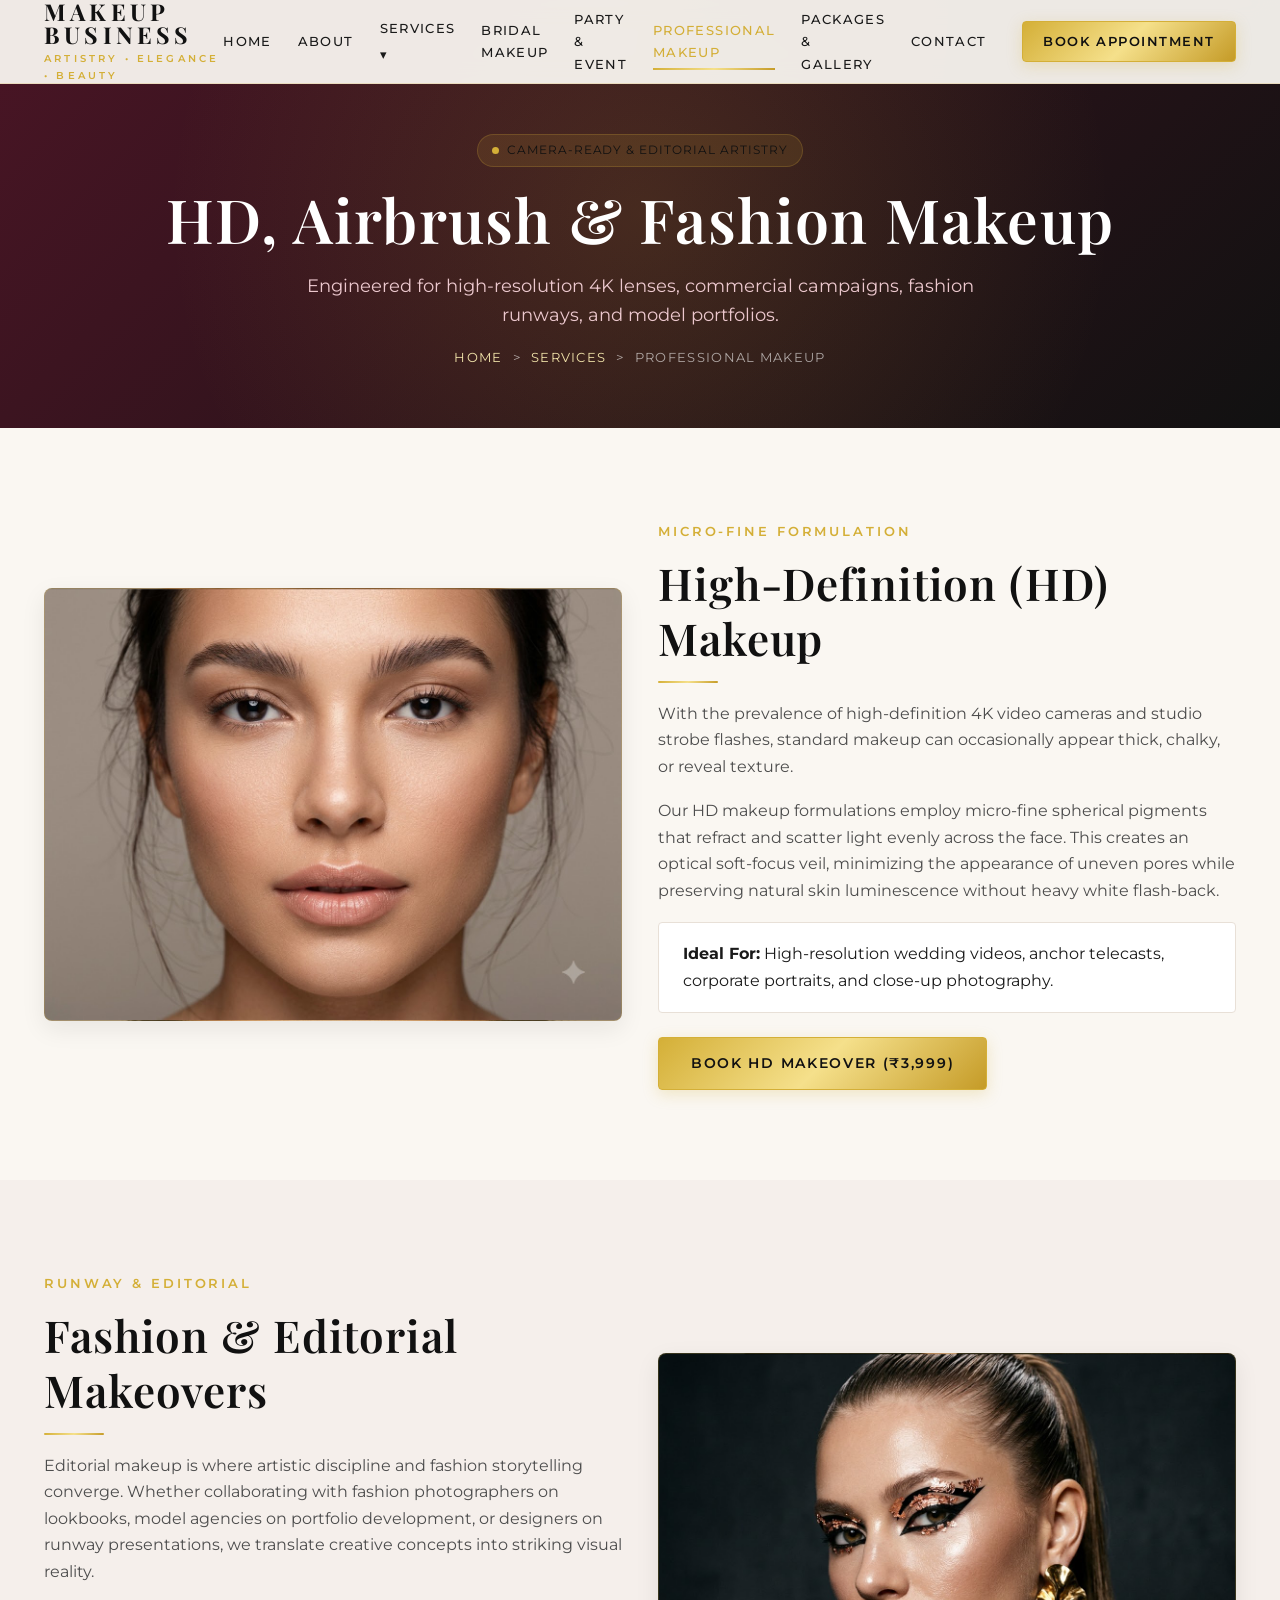
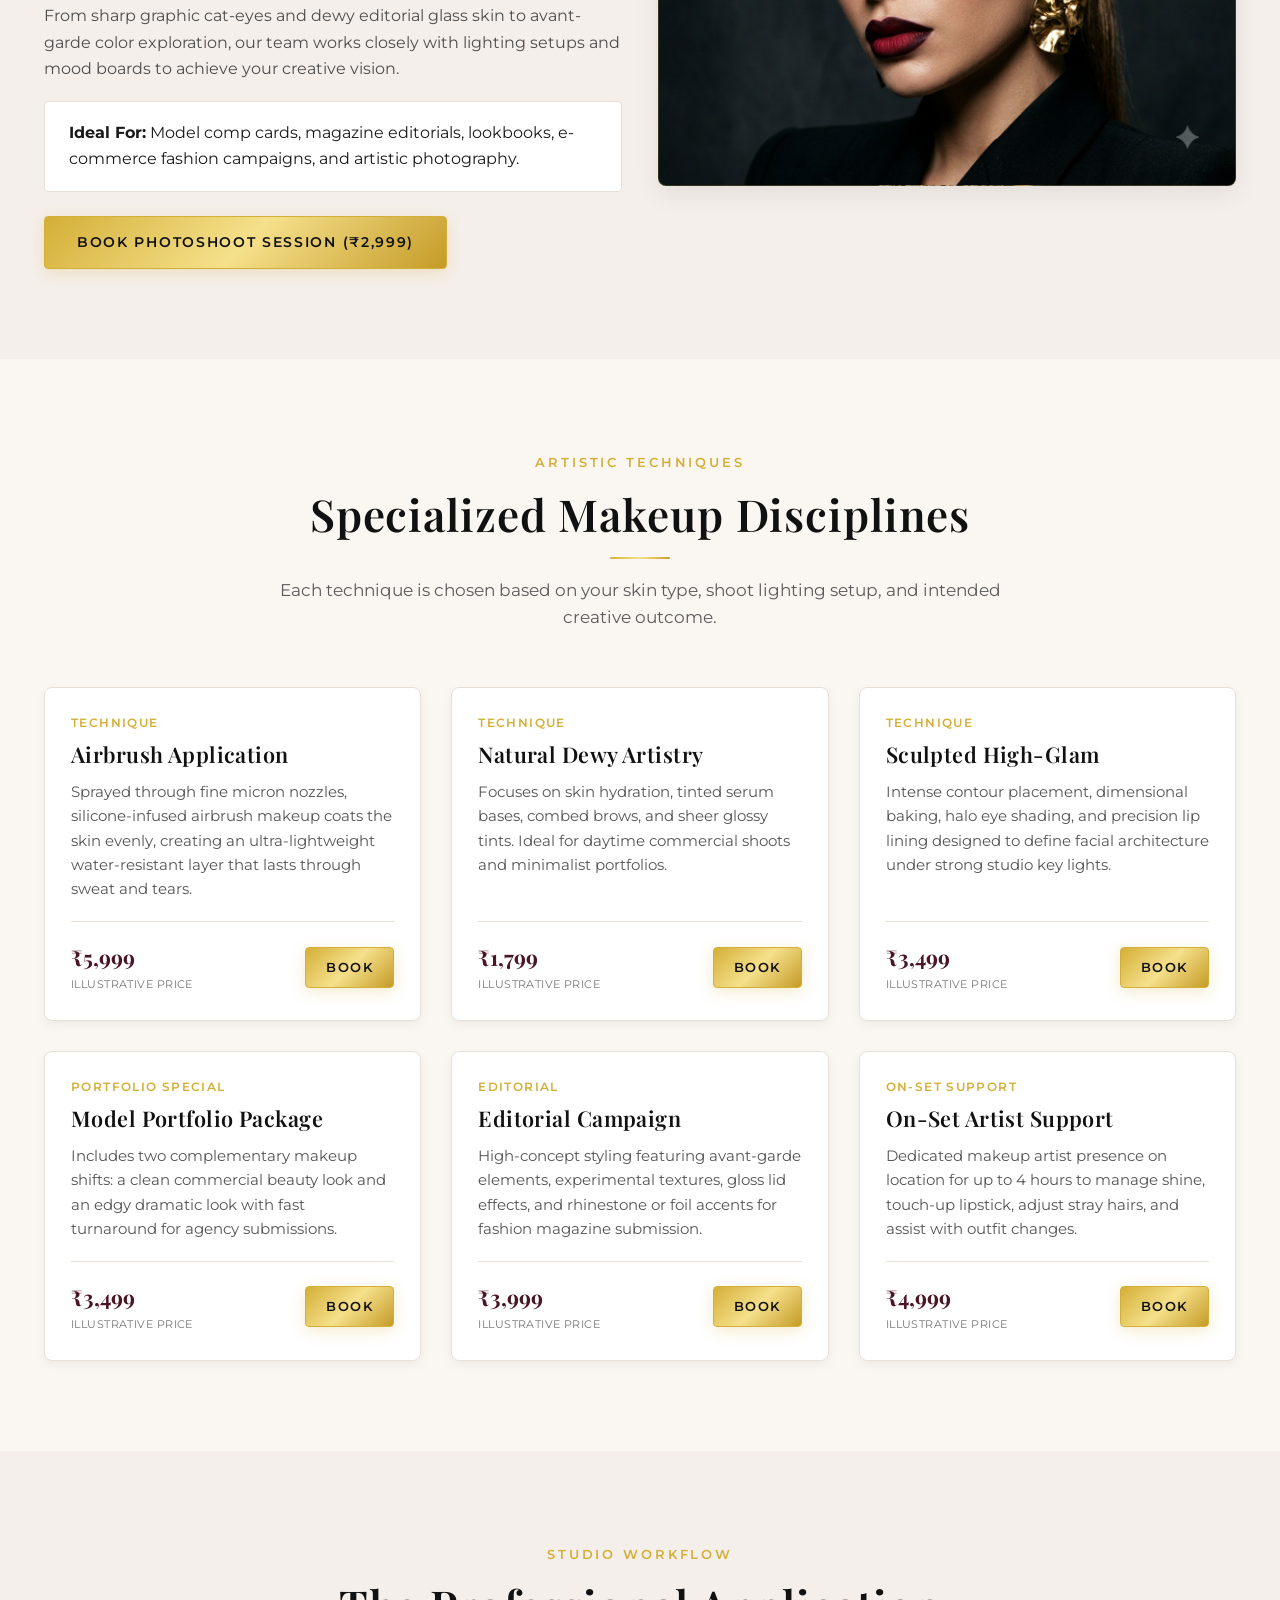
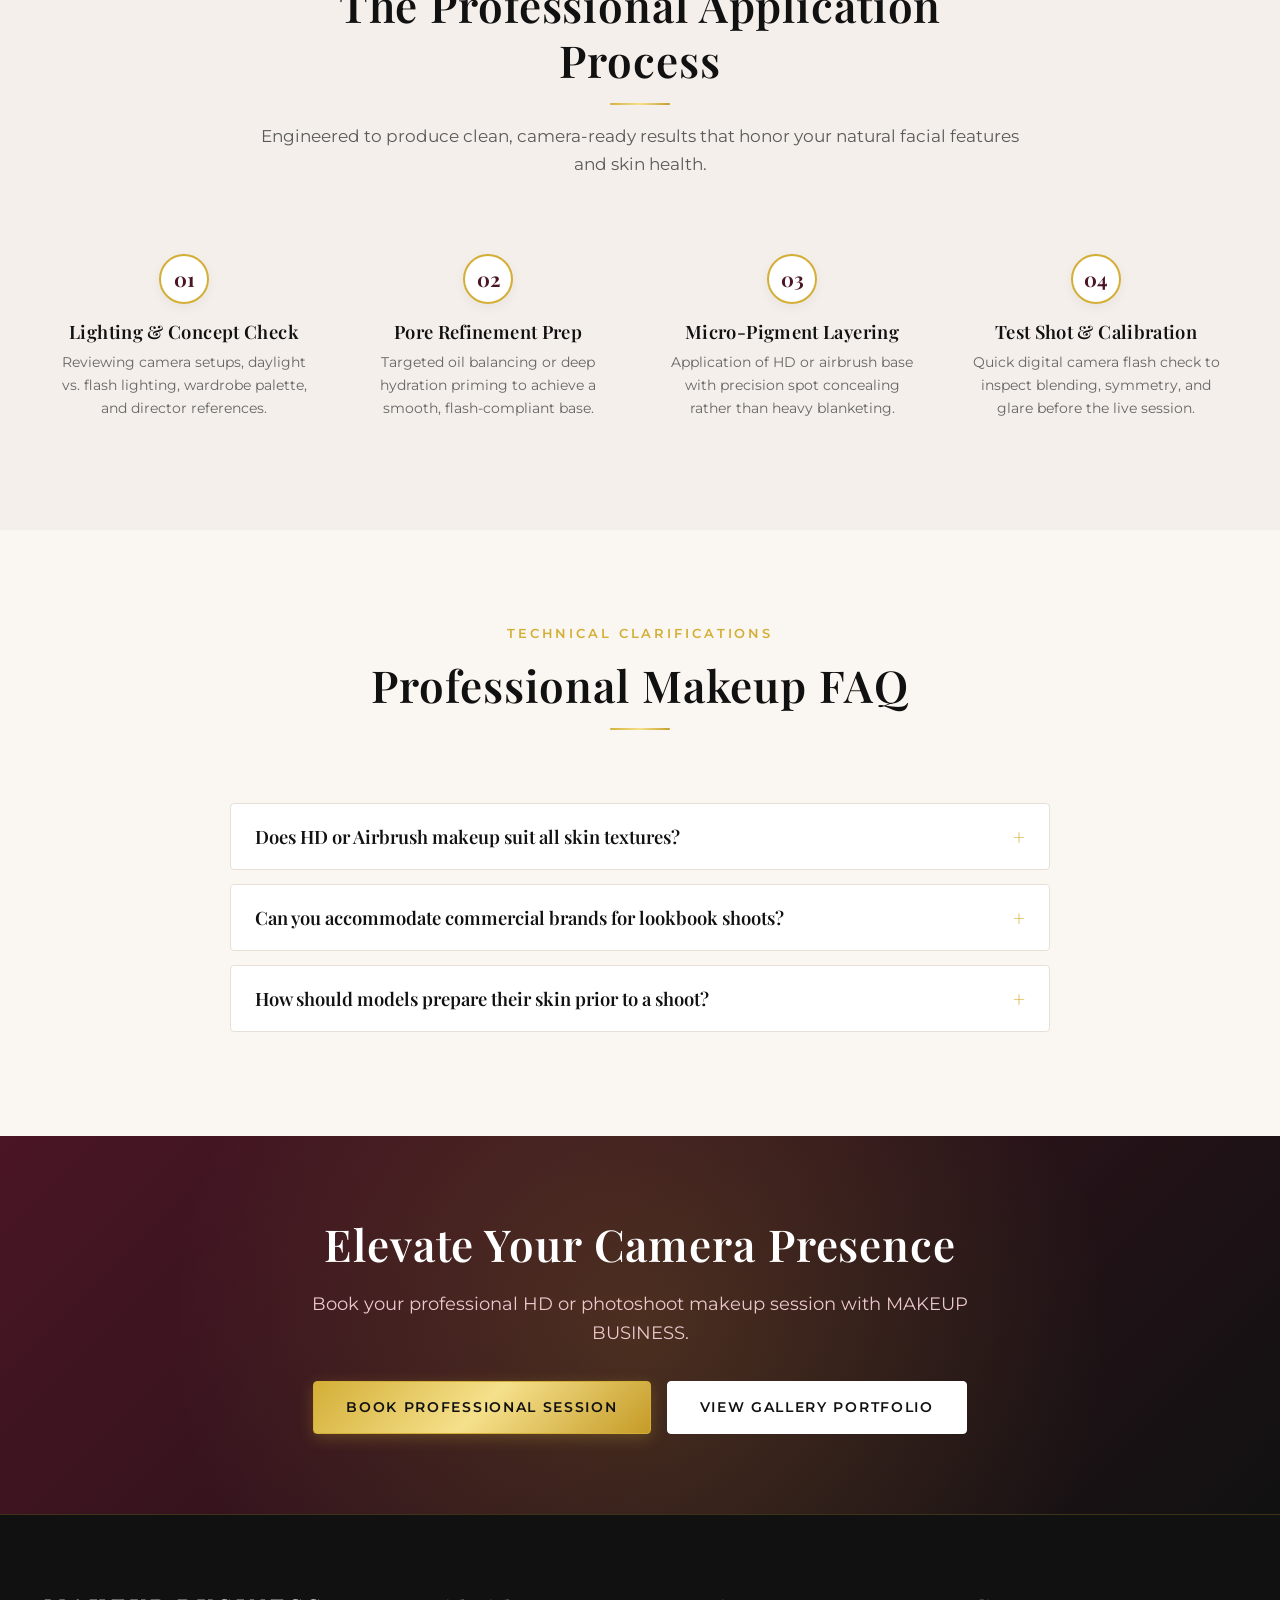
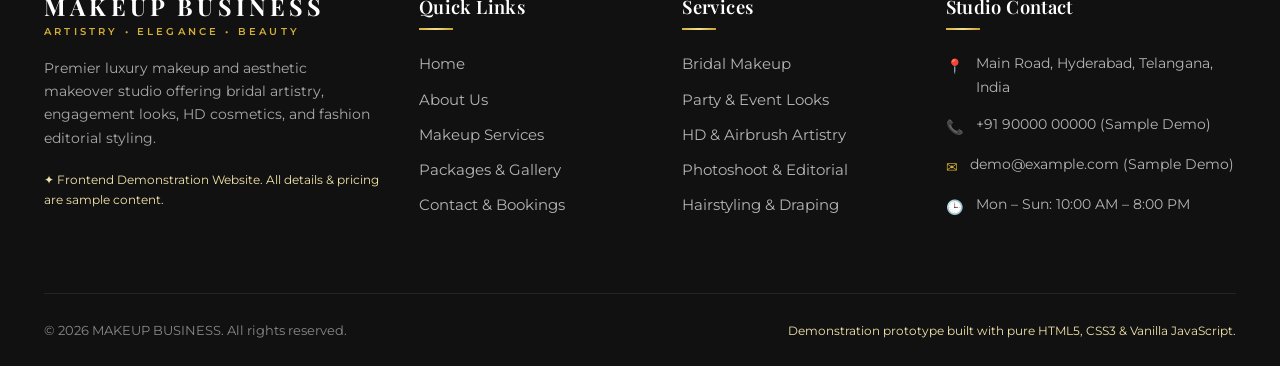
<file: professional-makeup.html>
<!DOCTYPE html>
<html lang="en">
<head>
  <meta charset="UTF-8">
  <meta name="viewport" content="width=device-width, initial-scale=1.0">
  <title>HD, Airbrush & Fashion Makeup - MAKEUP BUSINESS | Editorial & Photoshoot Artistry</title>
  <meta name="description" content="Discover professional HD makeup, airbrush techniques, fashion editorial styling, and portfolio photoshoots by MAKEUP BUSINESS. Formulated for 4K camera lenses.">
  <link rel="stylesheet" href="css/style.css">
  <link rel="preconnect" href="https://fonts.googleapis.com">
  <link rel="preconnect" href="https://fonts.gstatic.com" crossorigin>
  <link href="https://fonts.googleapis.com/css2?family=Montserrat:wght@300;400;500;600;700&family=Playfair+Display:ital,wght@0,400;0,600;0,700;1,400&display=swap" rel="stylesheet">
</head>
<body>

  <!-- ==================== HEADER ==================== -->
  <header class="site-header" id="mainHeader">
    <div class="container nav-container">
      <a href="index.html" class="logo" aria-label="MAKEUP BUSINESS Home">
        <span class="logo-main">MAKEUP BUSINESS</span>
        <span class="logo-sub">Artistry • Elegance • Beauty</span>
      </a>

      <button class="mobile-nav-toggle" aria-label="Toggle navigation menu" aria-expanded="false">
        <span class="hamburger-line"></span>
        <span class="hamburger-line"></span>
        <span class="hamburger-line"></span>
      </button>

      <nav class="nav-menu" aria-label="Primary Navigation">
        <a href="index.html" class="nav-link">Home</a>
        <a href="about.html" class="nav-link">About</a>
        <div class="nav-item-dropdown">
          <a href="services.html" class="nav-link">Services ▾</a>
          <div class="dropdown-menu">
            <a href="services.html" class="dropdown-link">All Services</a>
            <a href="bridal-makeup.html" class="dropdown-link">Bridal Makeup</a>
            <a href="party-makeup.html" class="dropdown-link">Party &amp; Event Makeup</a>
            <a href="professional-makeup.html" class="dropdown-link">HD &amp; Editorial Makeup</a>
          </div>
        </div>
        <a href="bridal-makeup.html" class="nav-link">Bridal Makeup</a>
        <a href="party-makeup.html" class="nav-link">Party &amp; Event</a>
        <a href="professional-makeup.html" class="nav-link active">Professional Makeup</a>
        <a href="packages-gallery.html" class="nav-link">Packages &amp; Gallery</a>
        <a href="contact.html" class="nav-link">Contact</a>
        <a href="contact.html" class="btn btn-primary btn-sm nav-cta-btn">Book Appointment</a>
      </nav>
    </div>
  </header>

  <!-- ==================== PAGE HERO ==================== -->
  <section class="page-hero">
    <div class="container reveal-fade-up">
      <span class="demo-badge">
        <span class="demo-badge-dot"></span>
        Camera-Ready &amp; Editorial Artistry
      </span>
      <h1 class="page-hero-title">HD, Airbrush &amp; Fashion Makeup</h1>
      <p class="page-hero-desc">
        Engineered for high-resolution 4K lenses, commercial campaigns, fashion runways, and model portfolios.
      </p>
      <div class="breadcrumb">
        <a href="index.html">Home</a> &gt; <a href="services.html">Services</a> &gt; <span>Professional Makeup</span>
      </div>
    </div>
  </section>

  <!-- ==================== SHOWCASE 1: HD MAKEUP ==================== -->
  <section class="section">
    <div class="container">
      <div class="grid-2" style="align-items: center;">
        <!-- Reusable Placeholder 5: hd-makeup -->
        <div class="reveal-fade-up">
          <!-- IMAGE REPLACEMENT POINT: Replace with HD micro-finish makeup photo -->
          <div class="img-placeholder placeholder-hd-makeup ratio-4-3" data-placeholder-name="hd-makeup">
            <span class="placeholder-badge">Concept Placeholder 5 of 8</span>
            <div class="placeholder-content">
              <span class="placeholder-icon">✦</span>
              <h3 class="placeholder-title">hd-makeup</h3>
              <p class="placeholder-desc">Professional HD makeup application, micro-fine mineral coating, and seamless light diffusion.</p>
              <span class="placeholder-note">CSS Image Container • Ready for Google Flow photography</span>
            </div>
          </div>
        </div>

        <div class="reveal-fade-up">
          <span class="section-subtitle">Micro-Fine Formulation</span>
          <h2 class="section-title text-left">High-Definition (HD) Makeup</h2>
          <p>
            With the prevalence of high-definition 4K video cameras and studio strobe flashes, standard makeup can occasionally appear thick, chalky, or reveal texture.
          </p>
          <p>
            Our HD makeup formulations employ micro-fine spherical pigments that refract and scatter light evenly across the face. This creates an optical soft-focus veil, minimizing the appearance of uneven pores while preserving natural skin luminescence without heavy white flash-back.
          </p>
          <div style="background: var(--ivory-white); padding: 18px 24px; border-radius: var(--radius-sm); border: 1px solid var(--border-subtle); margin-top: 18px;">
            <strong>Ideal For:</strong> High-resolution wedding videos, anchor telecasts, corporate portraits, and close-up photography.
          </div>
          <div style="margin-top: 24px;">
            <a href="contact.html?service=hd-makeup&event=other" class="btn btn-primary">Book HD Makeover (₹3,999)</a>
          </div>
        </div>
      </div>
    </div>
  </section>

  <!-- ==================== SHOWCASE 2: FASHION & PHOTOSHOOT ==================== -->
  <section class="section section-bg-alt">
    <div class="container">
      <div class="grid-2" style="align-items: center;">
        <div class="reveal-fade-up">
          <span class="section-subtitle">Runway &amp; Editorial</span>
          <h2 class="section-title text-left">Fashion &amp; Editorial Makeovers</h2>
          <p>
            Editorial makeup is where artistic discipline and fashion storytelling converge. Whether collaborating with fashion photographers on lookbooks, model agencies on portfolio development, or designers on runway presentations, we translate creative concepts into striking visual reality.
          </p>
          <p>
            From sharp graphic cat-eyes and dewy editorial glass skin to avant-garde color exploration, our team works closely with lighting setups and mood boards to achieve your creative vision.
          </p>
          <div style="background: var(--ivory-white); padding: 18px 24px; border-radius: var(--radius-sm); border: 1px solid var(--border-subtle); margin-top: 18px;">
            <strong>Ideal For:</strong> Model comp cards, magazine editorials, lookbooks, e-commerce fashion campaigns, and artistic photography.
          </div>
          <div style="margin-top: 24px;">
            <a href="contact.html?service=fashion-makeup&event=photoshoot" class="btn btn-primary">Book Photoshoot Session (₹2,999)</a>
          </div>
        </div>

        <!-- Reusable Placeholder 6: fashion-makeup -->
        <div class="reveal-fade-up">
          <!-- IMAGE REPLACEMENT POINT: Replace with editorial high-fashion photoshoot makeup photo -->
          <div class="img-placeholder placeholder-fashion-makeup ratio-4-3" data-placeholder-name="fashion-makeup">
            <span class="placeholder-badge">Concept Placeholder 6 of 8</span>
            <div class="placeholder-content">
              <span class="placeholder-icon">✦</span>
              <h3 class="placeholder-title">fashion-makeup</h3>
              <p class="placeholder-desc">Fashion, editorial, and photoshoot makeup featuring creative color blocking and graphic lines.</p>
              <span class="placeholder-note">CSS Image Container • Ready for Google Flow photography</span>
            </div>
          </div>
        </div>
      </div>
    </div>
  </section>

  <!-- ==================== PROFESSIONAL DISCIPLINES ==================== -->
  <section class="section">
    <div class="container">
      <div class="section-header reveal-fade-up">
        <span class="section-subtitle">Artistic Techniques</span>
        <h2 class="section-title">Specialized Makeup Disciplines</h2>
        <p class="section-description">
          Each technique is chosen based on your skin type, shoot lighting setup, and intended creative outcome.
        </p>
      </div>

      <div class="grid-3">
        <!-- 1. Airbrush Artistry -->
        <div class="service-card reveal-fade-up">
          <div class="service-card-body">
            <span class="service-category">Technique</span>
            <h3 class="service-title">Airbrush Application</h3>
            <p class="service-description">
              Sprayed through fine micron nozzles, silicone-infused airbrush makeup coats the skin evenly, creating an ultra-lightweight water-resistant layer that lasts through sweat and tears.
            </p>
            <div class="service-footer">
              <div class="service-price">₹5,999 <span>Illustrative Price</span></div>
              <a href="contact.html?service=airbrush-makeup&event=other" class="btn btn-primary btn-sm">Book</a>
            </div>
          </div>
        </div>

        <!-- 2. Natural Dewy Finish -->
        <div class="service-card reveal-fade-up">
          <div class="service-card-body">
            <span class="service-category">Technique</span>
            <h3 class="service-title">Natural Dewy Artistry</h3>
            <p class="service-description">
              Focuses on skin hydration, tinted serum bases, combed brows, and sheer glossy tints. Ideal for daytime commercial shoots and minimalist portfolios.
            </p>
            <div class="service-footer">
              <div class="service-price">₹1,799 <span>Illustrative Price</span></div>
              <a href="contact.html?service=natural-makeup&event=other" class="btn btn-primary btn-sm">Book</a>
            </div>
          </div>
        </div>

        <!-- 3. High-Glam Sculpting -->
        <div class="service-card reveal-fade-up">
          <div class="service-card-body">
            <span class="service-category">Technique</span>
            <h3 class="service-title">Sculpted High-Glam</h3>
            <p class="service-description">
              Intense contour placement, dimensional baking, halo eye shading, and precision lip lining designed to define facial architecture under strong studio key lights.
            </p>
            <div class="service-footer">
              <div class="service-price">₹3,499 <span>Illustrative Price</span></div>
              <a href="contact.html?service=glam-makeup&event=photoshoot" class="btn btn-primary btn-sm">Book</a>
            </div>
          </div>
        </div>

        <!-- 4. Model Portfolio Session -->
        <div class="service-card reveal-fade-up">
          <div class="service-card-body">
            <span class="service-category">Portfolio Special</span>
            <h3 class="service-title">Model Portfolio Package</h3>
            <p class="service-description">
              Includes two complementary makeup shifts: a clean commercial beauty look and an edgy dramatic look with fast turnaround for agency submissions.
            </p>
            <div class="service-footer">
              <div class="service-price">₹3,499 <span>Illustrative Price</span></div>
              <a href="contact.html?service=portfolio-makeup&event=photoshoot" class="btn btn-primary btn-sm">Book</a>
            </div>
          </div>
        </div>

        <!-- 5. Editorial Campaign Session -->
        <div class="service-card reveal-fade-up">
          <div class="service-card-body">
            <span class="service-category">Editorial</span>
            <h3 class="service-title">Editorial Campaign</h3>
            <p class="service-description">
              High-concept styling featuring avant-garde elements, experimental textures, gloss lid effects, and rhinestone or foil accents for fashion magazine submission.
            </p>
            <div class="service-footer">
              <div class="service-price">₹3,999 <span>Illustrative Price</span></div>
              <a href="contact.html?service=editorial-makeup&event=photoshoot" class="btn btn-primary btn-sm">Book</a>
            </div>
          </div>
        </div>

        <!-- 6. Half-Day Shoot Touch-Up Concierge -->
        <div class="service-card reveal-fade-up">
          <div class="service-card-body">
            <span class="service-category">On-Set Support</span>
            <h3 class="service-title">On-Set Artist Support</h3>
            <p class="service-description">
              Dedicated makeup artist presence on location for up to 4 hours to manage shine, touch-up lipstick, adjust stray hairs, and assist with outfit changes.
            </p>
            <div class="service-footer">
              <div class="service-price">₹4,999 <span>Illustrative Price</span></div>
              <a href="contact.html?service=onset-support&event=photoshoot" class="btn btn-primary btn-sm">Book</a>
            </div>
          </div>
        </div>
      </div>
    </div>
  </section>

  <!-- ==================== PROFESSIONAL PREPARATION PROCESS ==================== -->
  <section class="section section-bg-alt">
    <div class="container">
      <div class="section-header reveal-fade-up">
        <span class="section-subtitle">Studio Workflow</span>
        <h2 class="section-title">The Professional Application Process</h2>
        <p class="section-description">
          Engineered to produce clean, camera-ready results that honor your natural facial features and skin health.
        </p>
      </div>

      <div class="process-grid">
        <div class="process-step reveal-fade-up">
          <div class="process-number">01</div>
          <h4 class="process-title">Lighting &amp; Concept Check</h4>
          <p class="process-desc">Reviewing camera setups, daylight vs. flash lighting, wardrobe palette, and director references.</p>
        </div>

        <div class="process-step reveal-fade-up">
          <div class="process-number">02</div>
          <h4 class="process-title">Pore Refinement Prep</h4>
          <p class="process-desc">Targeted oil balancing or deep hydration priming to achieve a smooth, flash-compliant base.</p>
        </div>

        <div class="process-step reveal-fade-up">
          <div class="process-number">03</div>
          <h4 class="process-title">Micro-Pigment Layering</h4>
          <p class="process-desc">Application of HD or airbrush base with precision spot concealing rather than heavy blanketing.</p>
        </div>

        <div class="process-step reveal-fade-up">
          <div class="process-number">04</div>
          <h4 class="process-title">Test Shot &amp; Calibration</h4>
          <p class="process-desc">Quick digital camera flash check to inspect blending, symmetry, and glare before the live session.</p>
        </div>
      </div>
    </div>
  </section>

  <!-- ==================== FAQ ==================== -->
  <section class="section">
    <div class="container">
      <div class="section-header reveal-fade-up">
        <span class="section-subtitle">Technical Clarifications</span>
        <h2 class="section-title">Professional Makeup FAQ</h2>
      </div>

      <div class="faq-container reveal-fade-up">
        <div class="faq-item">
          <button class="faq-header" aria-expanded="false">
            <span>Does HD or Airbrush makeup suit all skin textures?</span>
            <span class="faq-icon">+</span>
          </button>
          <div class="faq-content">
            Both techniques are versatile when paired with custom skin prep. Airbrush performs especially well on oily and combination skin due to its sweat-resistant polymer matrix. HD makeup with hydrating primers is often favored on dry skin for its dewy pliability. Your artist will assess your skin during consultation.
          </div>
        </div>

        <div class="faq-item">
          <button class="faq-header" aria-expanded="false">
            <span>Can you accommodate commercial brands for lookbook shoots?</span>
            <span class="faq-icon">+</span>
          </button>
          <div class="faq-content">
            Yes, we collaborate frequently with designers, e-commerce apparel labels, and advertising agencies for single-day or multi-day campaign shoots with on-set touch-up artists.
          </div>
        </div>

        <div class="faq-item">
          <button class="faq-header" aria-expanded="false">
            <span>How should models prepare their skin prior to a shoot?</span>
            <span class="faq-icon">+</span>
          </button>
          <div class="faq-content">
            We recommend drinking ample water, avoiding aggressive chemical peels 48 hours prior to the shoot, arriving with a freshly cleansed face, and applying gentle lip balm.
          </div>
        </div>
      </div>
    </div>
  </section>

  <!-- ==================== CTA BANNER ==================== -->
  <section class="cta-banner">
    <div class="container">
      <h2 class="cta-title">Elevate Your Camera Presence</h2>
      <p class="cta-desc">
        Book your professional HD or photoshoot makeup session with MAKEUP BUSINESS.
      </p>
      <div class="cta-actions">
        <a href="contact.html?service=hd-makeup&event=photoshoot" class="btn btn-primary">Book Professional Session</a>
        <a href="packages-gallery.html" class="btn btn-white">View Gallery Portfolio</a>
      </div>
    </div>
  </section>

  <!-- ==================== FOOTER ==================== -->
  <footer class="site-footer">
    <div class="container">
      <div class="footer-grid">
        <div class="footer-col">
          <div class="logo" style="margin-bottom: 12px;">
            <span class="logo-main">MAKEUP BUSINESS</span>
            <span class="logo-sub">Artistry • Elegance • Beauty</span>
          </div>
          <p class="footer-desc">
            Premier luxury makeup and aesthetic makeover studio offering bridal artistry, engagement looks, HD cosmetics, and fashion editorial styling.
          </p>
          <div class="footer-demo-disclaimer">
            ✦ Frontend Demonstration Website. All details &amp; pricing are sample content.
          </div>
        </div>

        <div class="footer-col">
          <h4>Quick Links</h4>
          <ul class="footer-links">
            <li><a href="index.html">Home</a></li>
            <li><a href="about.html">About Us</a></li>
            <li><a href="services.html">Makeup Services</a></li>
            <li><a href="packages-gallery.html">Packages &amp; Gallery</a></li>
            <li><a href="contact.html">Contact &amp; Bookings</a></li>
          </ul>
        </div>

        <div class="footer-col">
          <h4>Services</h4>
          <ul class="footer-links">
            <li><a href="bridal-makeup.html">Bridal Makeup</a></li>
            <li><a href="party-makeup.html">Party &amp; Event Looks</a></li>
            <li><a href="professional-makeup.html">HD &amp; Airbrush Artistry</a></li>
            <li><a href="professional-makeup.html">Photoshoot &amp; Editorial</a></li>
            <li><a href="services.html#additional">Hairstyling &amp; Draping</a></li>
          </ul>
        </div>

        <div class="footer-col">
          <h4>Studio Contact</h4>
          <div class="footer-contact-item">
            <span class="footer-contact-icon">📍</span>
            <span>Main Road, Hyderabad, Telangana, India</span>
          </div>
          <div class="footer-contact-item">
            <span class="footer-contact-icon">📞</span>
            <span>+91 90000 00000 (Sample Demo)</span>
          </div>
          <div class="footer-contact-item">
            <span class="footer-contact-icon">✉</span>
            <span>demo@example.com (Sample Demo)</span>
          </div>
          <div class="footer-contact-item">
            <span class="footer-contact-icon">🕒</span>
            <span>Mon – Sun: 10:00 AM – 8:00 PM</span>
          </div>
        </div>
      </div>

      <div class="footer-bottom">
        <div>&copy; 2026 MAKEUP BUSINESS. All rights reserved.</div>
        <div class="footer-demo-disclaimer">
          Demonstration prototype built with pure HTML5, CSS3 &amp; Vanilla JavaScript.
        </div>
      </div>
    </div>
  </footer>

  <script src="js/script.js"></script>
</body>
</html>
</file>
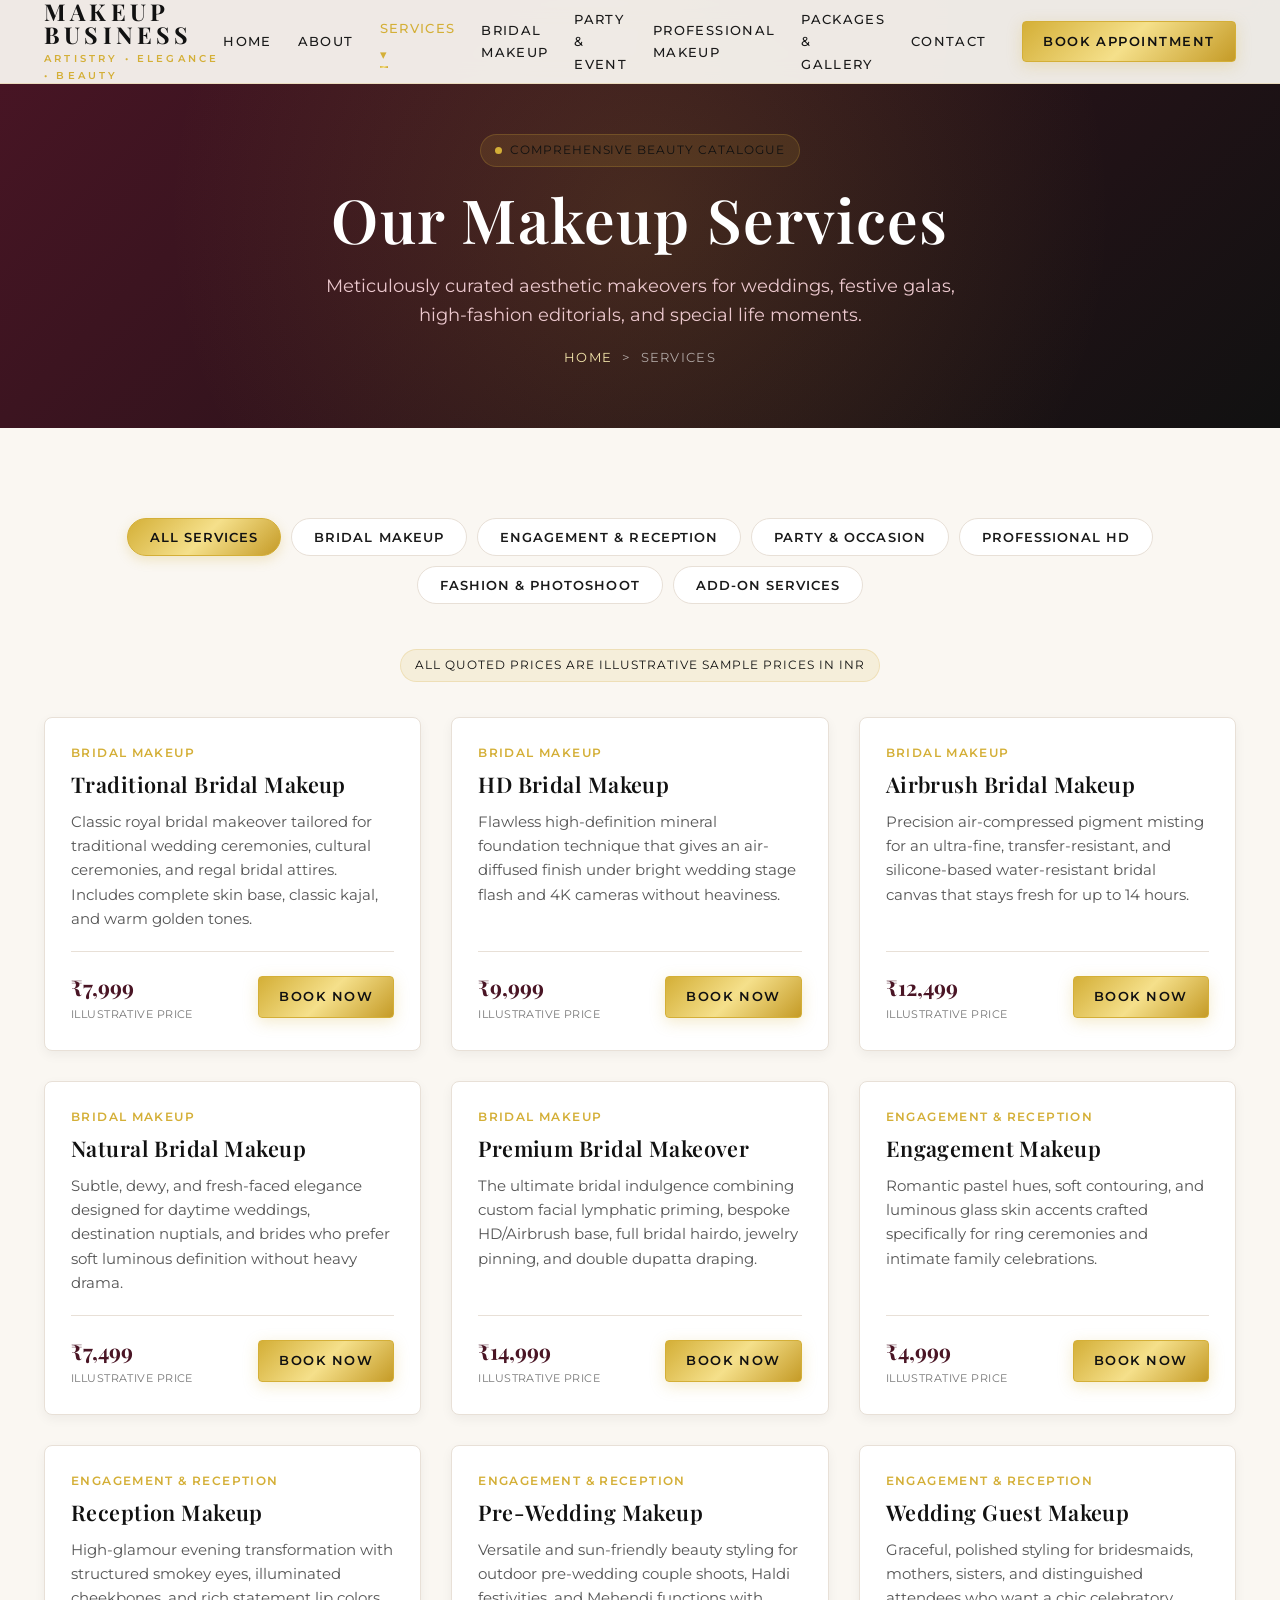
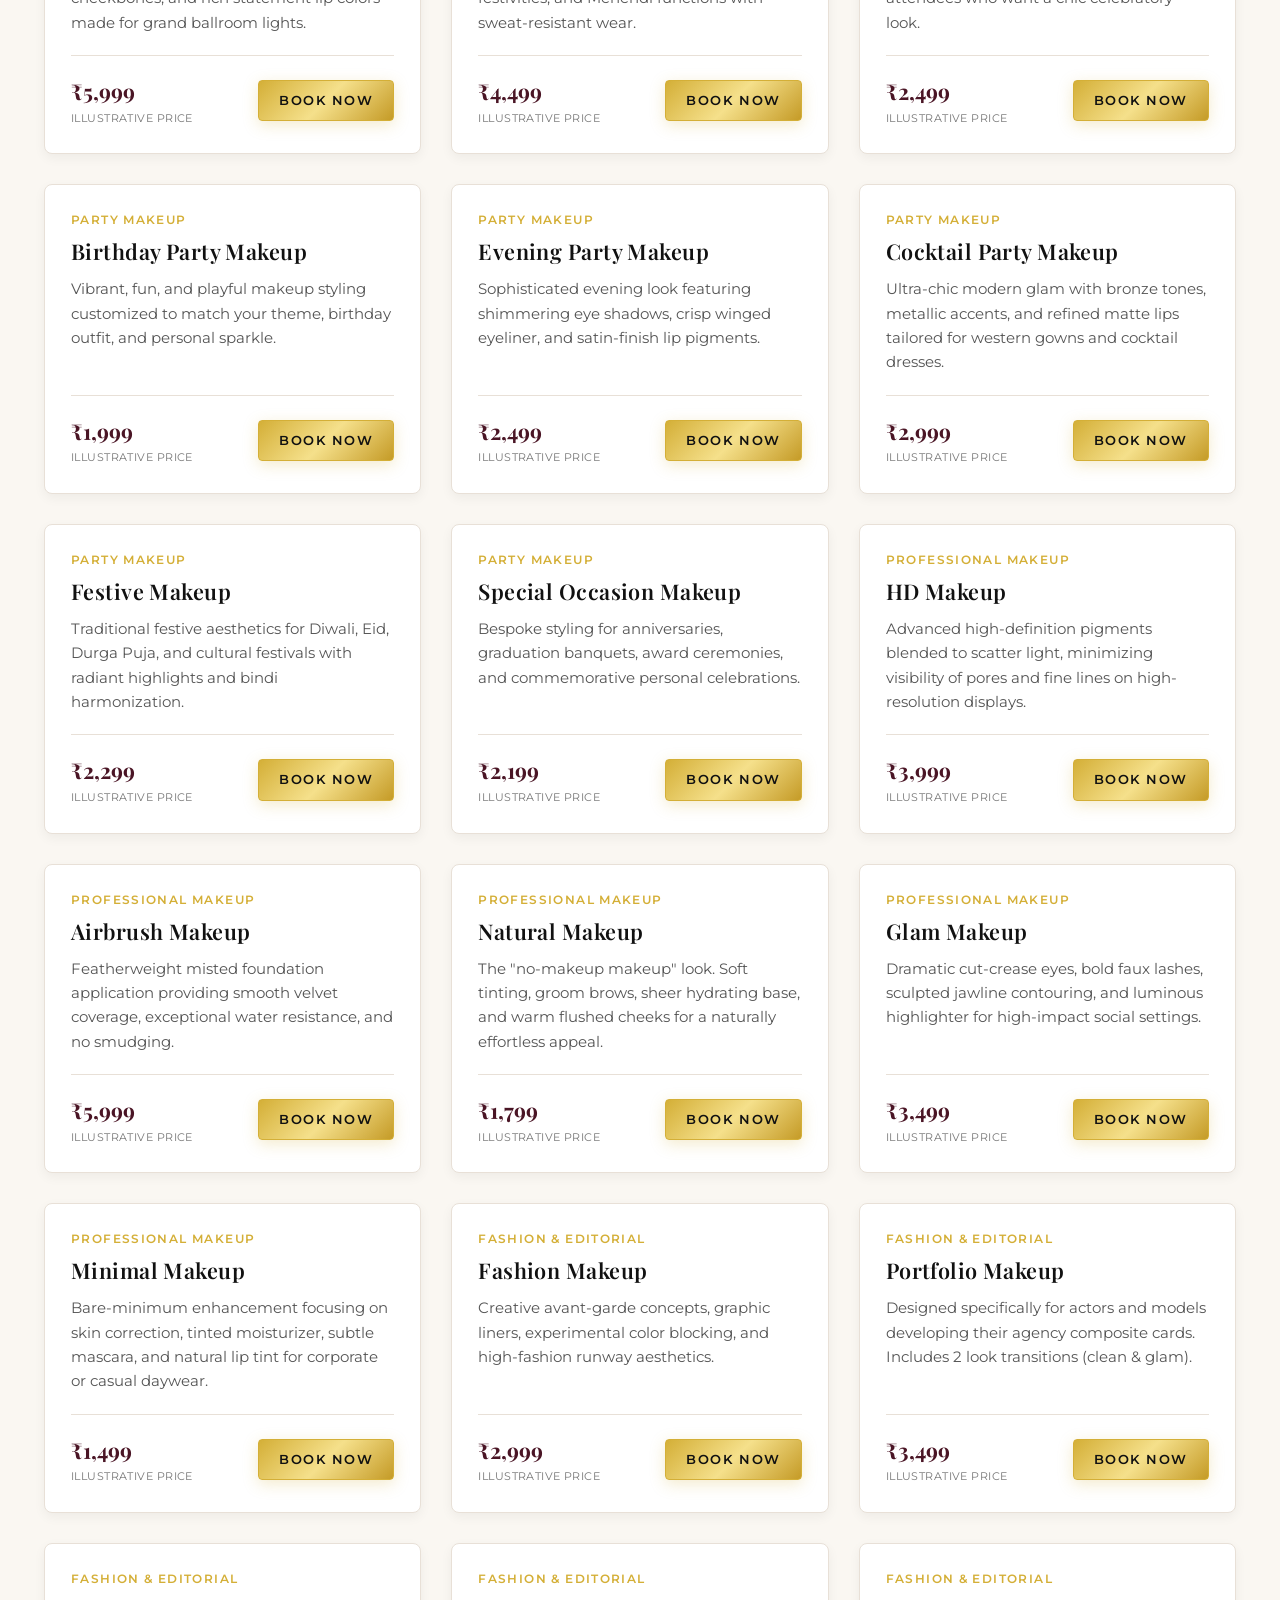
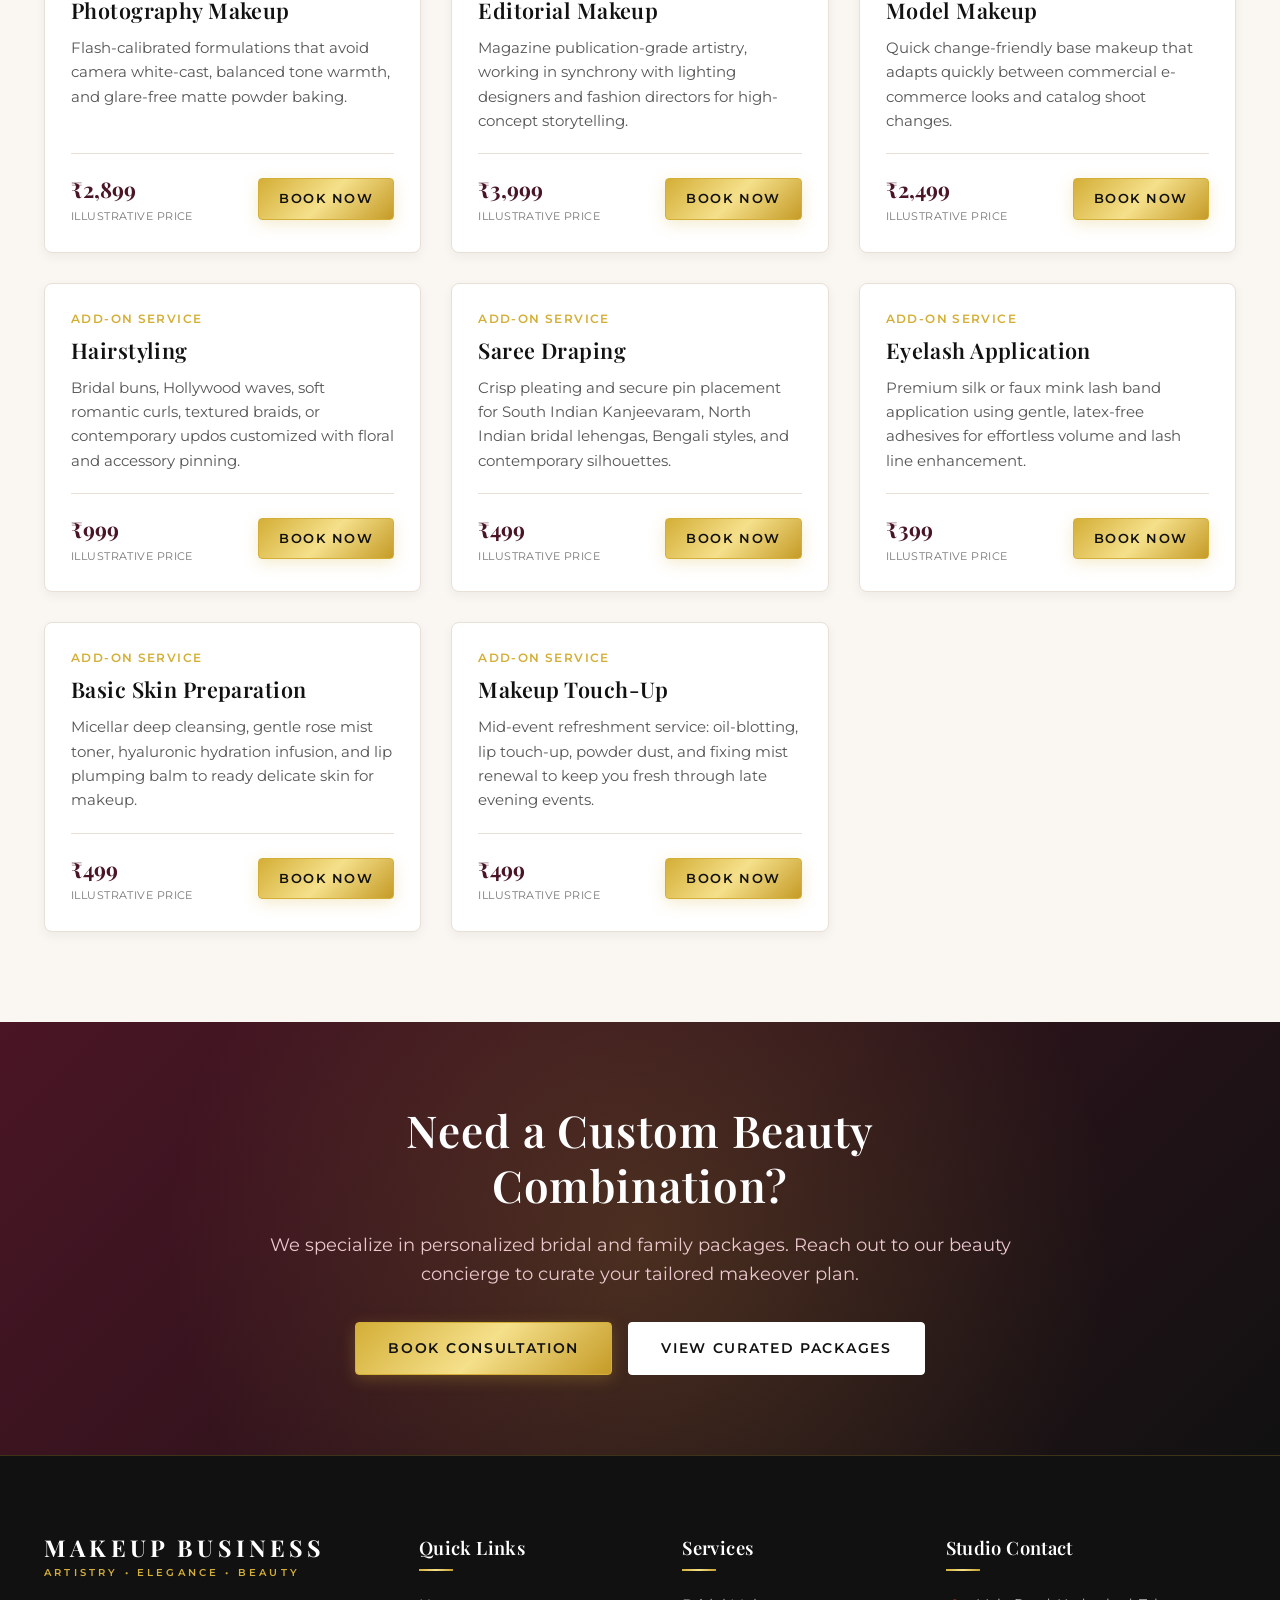
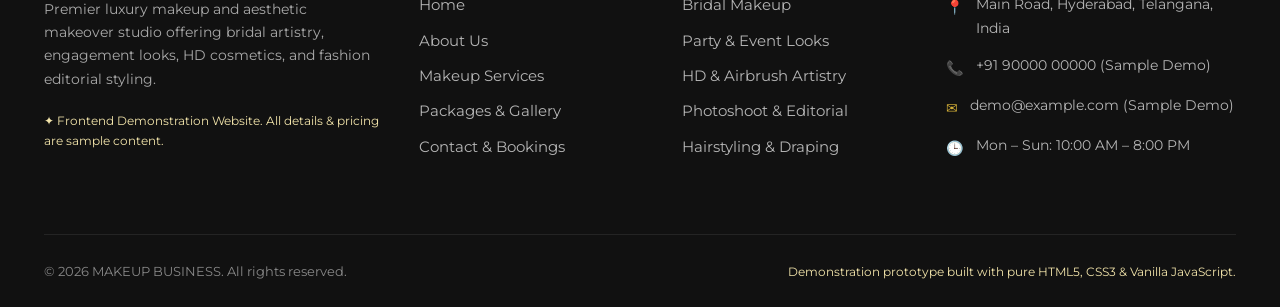
<file: services.html>
<!DOCTYPE html>
<html lang="en">
<head>
  <meta charset="UTF-8">
  <meta name="viewport" content="width=device-width, initial-scale=1.0">
  <title>Makeup Services - MAKEUP BUSINESS | Complete Service Catalogue</title>
  <meta name="description" content="Explore our complete makeup service catalogue: Bridal, Engagement, Reception, Party, HD, Airbrush, Editorial, Hairstyling, and Saree Draping with demo pricing.">
  <link rel="stylesheet" href="css/style.css">
  <link rel="preconnect" href="https://fonts.googleapis.com">
  <link rel="preconnect" href="https://fonts.gstatic.com" crossorigin>
  <link href="https://fonts.googleapis.com/css2?family=Montserrat:wght@300;400;500;600;700&family=Playfair+Display:ital,wght@0,400;0,600;0,700;1,400&display=swap" rel="stylesheet">
</head>
<body>

  <!-- ==================== HEADER ==================== -->
  <header class="site-header" id="mainHeader">
    <div class="container nav-container">
      <a href="index.html" class="logo" aria-label="MAKEUP BUSINESS Home">
        <span class="logo-main">MAKEUP BUSINESS</span>
        <span class="logo-sub">Artistry • Elegance • Beauty</span>
      </a>

      <button class="mobile-nav-toggle" aria-label="Toggle navigation menu" aria-expanded="false">
        <span class="hamburger-line"></span>
        <span class="hamburger-line"></span>
        <span class="hamburger-line"></span>
      </button>

      <nav class="nav-menu" aria-label="Primary Navigation">
        <a href="index.html" class="nav-link">Home</a>
        <a href="about.html" class="nav-link">About</a>
        <div class="nav-item-dropdown">
          <a href="services.html" class="nav-link active">Services ▾</a>
          <div class="dropdown-menu">
            <a href="services.html" class="dropdown-link">All Services</a>
            <a href="bridal-makeup.html" class="dropdown-link">Bridal Makeup</a>
            <a href="party-makeup.html" class="dropdown-link">Party &amp; Event Makeup</a>
            <a href="professional-makeup.html" class="dropdown-link">HD &amp; Editorial Makeup</a>
          </div>
        </div>
        <a href="bridal-makeup.html" class="nav-link">Bridal Makeup</a>
        <a href="party-makeup.html" class="nav-link">Party &amp; Event</a>
        <a href="professional-makeup.html" class="nav-link">Professional Makeup</a>
        <a href="packages-gallery.html" class="nav-link">Packages &amp; Gallery</a>
        <a href="contact.html" class="nav-link">Contact</a>
        <a href="contact.html" class="btn btn-primary btn-sm nav-cta-btn">Book Appointment</a>
      </nav>
    </div>
  </header>

  <!-- ==================== PAGE HERO ==================== -->
  <section class="page-hero">
    <div class="container reveal-fade-up">
      <span class="demo-badge">
        <span class="demo-badge-dot"></span>
        Comprehensive Beauty Catalogue
      </span>
      <h1 class="page-hero-title">Our Makeup Services</h1>
      <p class="page-hero-desc">
        Meticulously curated aesthetic makeovers for weddings, festive galas, high-fashion editorials, and special life moments.
      </p>
      <div class="breadcrumb">
        <a href="index.html">Home</a> &gt; <span>Services</span>
      </div>
    </div>
  </section>

  <!-- ==================== SERVICES SECTION WITH FILTERS ==================== -->
  <section class="section">
    <div class="container">
      
      <!-- Interactive Filter Buttons -->
      <div class="filter-container reveal-fade-up">
        <button class="filter-btn active" data-filter="all">All Services</button>
        <button class="filter-btn" data-filter="bridal">Bridal Makeup</button>
        <button class="filter-btn" data-filter="engagement">Engagement &amp; Reception</button>
        <button class="filter-btn" data-filter="party">Party &amp; Occasion</button>
        <button class="filter-btn" data-filter="professional">Professional HD</button>
        <button class="filter-btn" data-filter="fashion">Fashion &amp; Photoshoot</button>
        <button class="filter-btn" data-filter="addons">Add-On Services</button>
      </div>

      <div class="demo-badge" style="display: block; text-align: center; margin: 0 auto 35px; width: fit-content;">
        <span class="demo-badge-dot"></span> All quoted prices are illustrative sample prices in INR
      </div>

      <!-- Services Grid -->
      <div class="grid-3" id="servicesGrid">

        <!-- ===== CATEGORY 1: BRIDAL MAKEUP ===== -->
        <!-- 1. Traditional Bridal Makeup -->
        <div class="service-card filter-item reveal-fade-up" data-category="bridal">
          <div class="service-card-body">
            <span class="service-category">Bridal Makeup</span>
            <h3 class="service-title">Traditional Bridal Makeup</h3>
            <p class="service-description">
              Classic royal bridal makeover tailored for traditional wedding ceremonies, cultural ceremonies, and regal bridal attires. Includes complete skin base, classic kajal, and warm golden tones.
            </p>
            <div class="service-footer">
              <div class="service-price">₹7,999 <span>Illustrative Price</span></div>
              <a href="contact.html?service=traditional-bridal&event=wedding" class="btn btn-primary btn-sm">Book Now</a>
            </div>
          </div>
        </div>

        <!-- 2. HD Bridal Makeup -->
        <div class="service-card filter-item reveal-fade-up" data-category="bridal professional">
          <div class="service-card-body">
            <span class="service-category">Bridal Makeup</span>
            <h3 class="service-title">HD Bridal Makeup</h3>
            <p class="service-description">
              Flawless high-definition mineral foundation technique that gives an air-diffused finish under bright wedding stage flash and 4K cameras without heaviness.
            </p>
            <div class="service-footer">
              <div class="service-price">₹9,999 <span>Illustrative Price</span></div>
              <a href="contact.html?service=hd-bridal&event=wedding" class="btn btn-primary btn-sm">Book Now</a>
            </div>
          </div>
        </div>

        <!-- 3. Airbrush Bridal Makeup -->
        <div class="service-card filter-item reveal-fade-up" data-category="bridal professional">
          <div class="service-card-body">
            <span class="service-category">Bridal Makeup</span>
            <h3 class="service-title">Airbrush Bridal Makeup</h3>
            <p class="service-description">
              Precision air-compressed pigment misting for an ultra-fine, transfer-resistant, and silicone-based water-resistant bridal canvas that stays fresh for up to 14 hours.
            </p>
            <div class="service-footer">
              <div class="service-price">₹12,499 <span>Illustrative Price</span></div>
              <a href="contact.html?service=airbrush-bridal&event=wedding" class="btn btn-primary btn-sm">Book Now</a>
            </div>
          </div>
        </div>

        <!-- 4. Natural Bridal Makeup -->
        <div class="service-card filter-item reveal-fade-up" data-category="bridal">
          <div class="service-card-body">
            <span class="service-category">Bridal Makeup</span>
            <h3 class="service-title">Natural Bridal Makeup</h3>
            <p class="service-description">
              Subtle, dewy, and fresh-faced elegance designed for daytime weddings, destination nuptials, and brides who prefer soft luminous definition without heavy drama.
            </p>
            <div class="service-footer">
              <div class="service-price">₹7,499 <span>Illustrative Price</span></div>
              <a href="contact.html?service=natural-bridal&event=wedding" class="btn btn-primary btn-sm">Book Now</a>
            </div>
          </div>
        </div>

        <!-- 5. Premium Bridal Makeover -->
        <div class="service-card filter-item reveal-fade-up" data-category="bridal">
          <div class="service-card-body">
            <span class="service-category">Bridal Makeup</span>
            <h3 class="service-title">Premium Bridal Makeover</h3>
            <p class="service-description">
              The ultimate bridal indulgence combining custom facial lymphatic priming, bespoke HD/Airbrush base, full bridal hairdo, jewelry pinning, and double dupatta draping.
            </p>
            <div class="service-footer">
              <div class="service-price">₹14,999 <span>Illustrative Price</span></div>
              <a href="contact.html?service=premium-bridal&event=wedding" class="btn btn-primary btn-sm">Book Now</a>
            </div>
          </div>
        </div>

        <!-- ===== CATEGORY 2: ENGAGEMENT & RECEPTION ===== -->
        <!-- 6. Engagement Makeup -->
        <div class="service-card filter-item reveal-fade-up" data-category="engagement">
          <div class="service-card-body">
            <span class="service-category">Engagement &amp; Reception</span>
            <h3 class="service-title">Engagement Makeup</h3>
            <p class="service-description">
              Romantic pastel hues, soft contouring, and luminous glass skin accents crafted specifically for ring ceremonies and intimate family celebrations.
            </p>
            <div class="service-footer">
              <div class="service-price">₹4,999 <span>Illustrative Price</span></div>
              <a href="contact.html?service=engagement&event=engagement" class="btn btn-primary btn-sm">Book Now</a>
            </div>
          </div>
        </div>

        <!-- 7. Reception Makeup -->
        <div class="service-card filter-item reveal-fade-up" data-category="engagement">
          <div class="service-card-body">
            <span class="service-category">Engagement &amp; Reception</span>
            <h3 class="service-title">Reception Makeup</h3>
            <p class="service-description">
              High-glamour evening transformation with structured smokey eyes, illuminated cheekbones, and rich statement lip colors made for grand ballroom lights.
            </p>
            <div class="service-footer">
              <div class="service-price">₹5,999 <span>Illustrative Price</span></div>
              <a href="contact.html?service=reception&event=reception" class="btn btn-primary btn-sm">Book Now</a>
            </div>
          </div>
        </div>

        <!-- 8. Pre-Wedding Makeup -->
        <div class="service-card filter-item reveal-fade-up" data-category="engagement">
          <div class="service-card-body">
            <span class="service-category">Engagement &amp; Reception</span>
            <h3 class="service-title">Pre-Wedding Makeup</h3>
            <p class="service-description">
              Versatile and sun-friendly beauty styling for outdoor pre-wedding couple shoots, Haldi festivities, and Mehendi functions with sweat-resistant wear.
            </p>
            <div class="service-footer">
              <div class="service-price">₹4,499 <span>Illustrative Price</span></div>
              <a href="contact.html?service=pre-wedding&event=other" class="btn btn-primary btn-sm">Book Now</a>
            </div>
          </div>
        </div>

        <!-- 9. Wedding Guest Makeup -->
        <div class="service-card filter-item reveal-fade-up" data-category="engagement party">
          <div class="service-card-body">
            <span class="service-category">Engagement &amp; Reception</span>
            <h3 class="service-title">Wedding Guest Makeup</h3>
            <p class="service-description">
              Graceful, polished styling for bridesmaids, mothers, sisters, and distinguished attendees who want a chic celebratory look.
            </p>
            <div class="service-footer">
              <div class="service-price">₹2,499 <span>Illustrative Price</span></div>
              <a href="contact.html?service=wedding-guest&event=wedding" class="btn btn-primary btn-sm">Book Now</a>
            </div>
          </div>
        </div>

        <!-- ===== CATEGORY 3: PARTY MAKEUP ===== -->
        <!-- 10. Birthday Party Makeup -->
        <div class="service-card filter-item reveal-fade-up" data-category="party">
          <div class="service-card-body">
            <span class="service-category">Party Makeup</span>
            <h3 class="service-title">Birthday Party Makeup</h3>
            <p class="service-description">
              Vibrant, fun, and playful makeup styling customized to match your theme, birthday outfit, and personal sparkle.
            </p>
            <div class="service-footer">
              <div class="service-price">₹1,999 <span>Illustrative Price</span></div>
              <a href="contact.html?service=birthday-party&event=birthday" class="btn btn-primary btn-sm">Book Now</a>
            </div>
          </div>
        </div>

        <!-- 11. Evening Party Makeup -->
        <div class="service-card filter-item reveal-fade-up" data-category="party">
          <div class="service-card-body">
            <span class="service-category">Party Makeup</span>
            <h3 class="service-title">Evening Party Makeup</h3>
            <p class="service-description">
              Sophisticated evening look featuring shimmering eye shadows, crisp winged eyeliner, and satin-finish lip pigments.
            </p>
            <div class="service-footer">
              <div class="service-price">₹2,499 <span>Illustrative Price</span></div>
              <a href="contact.html?service=evening-party&event=party" class="btn btn-primary btn-sm">Book Now</a>
            </div>
          </div>
        </div>

        <!-- 12. Cocktail Party Makeup -->
        <div class="service-card filter-item reveal-fade-up" data-category="party">
          <div class="service-card-body">
            <span class="service-category">Party Makeup</span>
            <h3 class="service-title">Cocktail Party Makeup</h3>
            <p class="service-description">
              Ultra-chic modern glam with bronze tones, metallic accents, and refined matte lips tailored for western gowns and cocktail dresses.
            </p>
            <div class="service-footer">
              <div class="service-price">₹2,999 <span>Illustrative Price</span></div>
              <a href="contact.html?service=cocktail-party&event=party" class="btn btn-primary btn-sm">Book Now</a>
            </div>
          </div>
        </div>

        <!-- 13. Festive Makeup -->
        <div class="service-card filter-item reveal-fade-up" data-category="party">
          <div class="service-card-body">
            <span class="service-category">Party Makeup</span>
            <h3 class="service-title">Festive Makeup</h3>
            <p class="service-description">
              Traditional festive aesthetics for Diwali, Eid, Durga Puja, and cultural festivals with radiant highlights and bindi harmonization.
            </p>
            <div class="service-footer">
              <div class="service-price">₹2,299 <span>Illustrative Price</span></div>
              <a href="contact.html?service=festive&event=party" class="btn btn-primary btn-sm">Book Now</a>
            </div>
          </div>
        </div>

        <!-- 14. Special Occasion Makeup -->
        <div class="service-card filter-item reveal-fade-up" data-category="party">
          <div class="service-card-body">
            <span class="service-category">Party Makeup</span>
            <h3 class="service-title">Special Occasion Makeup</h3>
            <p class="service-description">
              Bespoke styling for anniversaries, graduation banquets, award ceremonies, and commemorative personal celebrations.
            </p>
            <div class="service-footer">
              <div class="service-price">₹2,199 <span>Illustrative Price</span></div>
              <a href="contact.html?service=special-occasion&event=party" class="btn btn-primary btn-sm">Book Now</a>
            </div>
          </div>
        </div>

        <!-- ===== CATEGORY 4: PROFESSIONAL MAKEUP ===== -->
        <!-- 15. HD Makeup -->
        <div class="service-card filter-item reveal-fade-up" data-category="professional">
          <div class="service-card-body">
            <span class="service-category">Professional Makeup</span>
            <h3 class="service-title">HD Makeup</h3>
            <p class="service-description">
              Advanced high-definition pigments blended to scatter light, minimizing visibility of pores and fine lines on high-resolution displays.
            </p>
            <div class="service-footer">
              <div class="service-price">₹3,999 <span>Illustrative Price</span></div>
              <a href="contact.html?service=hd-makeup&event=other" class="btn btn-primary btn-sm">Book Now</a>
            </div>
          </div>
        </div>

        <!-- 16. Airbrush Makeup -->
        <div class="service-card filter-item reveal-fade-up" data-category="professional">
          <div class="service-card-body">
            <span class="service-category">Professional Makeup</span>
            <h3 class="service-title">Airbrush Makeup</h3>
            <p class="service-description">
              Featherweight misted foundation application providing smooth velvet coverage, exceptional water resistance, and no smudging.
            </p>
            <div class="service-footer">
              <div class="service-price">₹5,999 <span>Illustrative Price</span></div>
              <a href="contact.html?service=airbrush-makeup&event=other" class="btn btn-primary btn-sm">Book Now</a>
            </div>
          </div>
        </div>

        <!-- 17. Natural Makeup -->
        <div class="service-card filter-item reveal-fade-up" data-category="professional">
          <div class="service-card-body">
            <span class="service-category">Professional Makeup</span>
            <h3 class="service-title">Natural Makeup</h3>
            <p class="service-description">
              The "no-makeup makeup" look. Soft tinting, groom brows, sheer hydrating base, and warm flushed cheeks for a naturally effortless appeal.
            </p>
            <div class="service-footer">
              <div class="service-price">₹1,799 <span>Illustrative Price</span></div>
              <a href="contact.html?service=natural-makeup&event=other" class="btn btn-primary btn-sm">Book Now</a>
            </div>
          </div>
        </div>

        <!-- 18. Glam Makeup -->
        <div class="service-card filter-item reveal-fade-up" data-category="professional party">
          <div class="service-card-body">
            <span class="service-category">Professional Makeup</span>
            <h3 class="service-title">Glam Makeup</h3>
            <p class="service-description">
              Dramatic cut-crease eyes, bold faux lashes, sculpted jawline contouring, and luminous highlighter for high-impact social settings.
            </p>
            <div class="service-footer">
              <div class="service-price">₹3,499 <span>Illustrative Price</span></div>
              <a href="contact.html?service=glam-makeup&event=party" class="btn btn-primary btn-sm">Book Now</a>
            </div>
          </div>
        </div>

        <!-- 19. Minimal Makeup -->
        <div class="service-card filter-item reveal-fade-up" data-category="professional">
          <div class="service-card-body">
            <span class="service-category">Professional Makeup</span>
            <h3 class="service-title">Minimal Makeup</h3>
            <p class="service-description">
              Bare-minimum enhancement focusing on skin correction, tinted moisturizer, subtle mascara, and natural lip tint for corporate or casual daywear.
            </p>
            <div class="service-footer">
              <div class="service-price">₹1,499 <span>Illustrative Price</span></div>
              <a href="contact.html?service=minimal-makeup&event=other" class="btn btn-primary btn-sm">Book Now</a>
            </div>
          </div>
        </div>

        <!-- ===== CATEGORY 5: FASHION & PHOTOSHOOT ===== -->
        <!-- 20. Fashion Makeup -->
        <div class="service-card filter-item reveal-fade-up" data-category="fashion">
          <div class="service-card-body">
            <span class="service-category">Fashion &amp; Editorial</span>
            <h3 class="service-title">Fashion Makeup</h3>
            <p class="service-description">
              Creative avant-garde concepts, graphic liners, experimental color blocking, and high-fashion runway aesthetics.
            </p>
            <div class="service-footer">
              <div class="service-price">₹2,999 <span>Illustrative Price</span></div>
              <a href="contact.html?service=fashion-makeup&event=photoshoot" class="btn btn-primary btn-sm">Book Now</a>
            </div>
          </div>
        </div>

        <!-- 21. Portfolio Makeup -->
        <div class="service-card filter-item reveal-fade-up" data-category="fashion">
          <div class="service-card-body">
            <span class="service-category">Fashion &amp; Editorial</span>
            <h3 class="service-title">Portfolio Makeup</h3>
            <p class="service-description">
              Designed specifically for actors and models developing their agency composite cards. Includes 2 look transitions (clean &amp; glam).
            </p>
            <div class="service-footer">
              <div class="service-price">₹3,499 <span>Illustrative Price</span></div>
              <a href="contact.html?service=portfolio-makeup&event=photoshoot" class="btn btn-primary btn-sm">Book Now</a>
            </div>
          </div>
        </div>

        <!-- 22. Photography Makeup -->
        <div class="service-card filter-item reveal-fade-up" data-category="fashion">
          <div class="service-card-body">
            <span class="service-category">Fashion &amp; Editorial</span>
            <h3 class="service-title">Photography Makeup</h3>
            <p class="service-description">
              Flash-calibrated formulations that avoid camera white-cast, balanced tone warmth, and glare-free matte powder baking.
            </p>
            <div class="service-footer">
              <div class="service-price">₹2,899 <span>Illustrative Price</span></div>
              <a href="contact.html?service=photography-makeup&event=photoshoot" class="btn btn-primary btn-sm">Book Now</a>
            </div>
          </div>
        </div>

        <!-- 23. Editorial Makeup -->
        <div class="service-card filter-item reveal-fade-up" data-category="fashion">
          <div class="service-card-body">
            <span class="service-category">Fashion &amp; Editorial</span>
            <h3 class="service-title">Editorial Makeup</h3>
            <p class="service-description">
              Magazine publication-grade artistry, working in synchrony with lighting designers and fashion directors for high-concept storytelling.
            </p>
            <div class="service-footer">
              <div class="service-price">₹3,999 <span>Illustrative Price</span></div>
              <a href="contact.html?service=editorial-makeup&event=photoshoot" class="btn btn-primary btn-sm">Book Now</a>
            </div>
          </div>
        </div>

        <!-- 24. Model Makeup -->
        <div class="service-card filter-item reveal-fade-up" data-category="fashion">
          <div class="service-card-body">
            <span class="service-category">Fashion &amp; Editorial</span>
            <h3 class="service-title">Model Makeup</h3>
            <p class="service-description">
              Quick change-friendly base makeup that adapts quickly between commercial e-commerce looks and catalog shoot changes.
            </p>
            <div class="service-footer">
              <div class="service-price">₹2,499 <span>Illustrative Price</span></div>
              <a href="contact.html?service=model-makeup&event=photoshoot" class="btn btn-primary btn-sm">Book Now</a>
            </div>
          </div>
        </div>

        <!-- ===== CATEGORY 6: ADDITIONAL / ADD-ON SERVICES ===== -->
        <!-- 25. Hairstyling -->
        <div class="service-card filter-item reveal-fade-up" data-category="addons" id="additional">
          <div class="service-card-body">
            <span class="service-category">Add-On Service</span>
            <h3 class="service-title">Hairstyling</h3>
            <p class="service-description">
              Bridal buns, Hollywood waves, soft romantic curls, textured braids, or contemporary updos customized with floral and accessory pinning.
            </p>
            <div class="service-footer">
              <div class="service-price">₹999 <span>Illustrative Price</span></div>
              <a href="contact.html?service=hairstyling&event=other" class="btn btn-primary btn-sm">Book Now</a>
            </div>
          </div>
        </div>

        <!-- 26. Saree Draping -->
        <div class="service-card filter-item reveal-fade-up" data-category="addons">
          <div class="service-card-body">
            <span class="service-category">Add-On Service</span>
            <h3 class="service-title">Saree Draping</h3>
            <p class="service-description">
              Crisp pleating and secure pin placement for South Indian Kanjeevaram, North Indian bridal lehengas, Bengali styles, and contemporary silhouettes.
            </p>
            <div class="service-footer">
              <div class="service-price">₹499 <span>Illustrative Price</span></div>
              <a href="contact.html?service=saree-draping&event=other" class="btn btn-primary btn-sm">Book Now</a>
            </div>
          </div>
        </div>

        <!-- 27. Eyelash Application -->
        <div class="service-card filter-item reveal-fade-up" data-category="addons">
          <div class="service-card-body">
            <span class="service-category">Add-On Service</span>
            <h3 class="service-title">Eyelash Application</h3>
            <p class="service-description">
              Premium silk or faux mink lash band application using gentle, latex-free adhesives for effortless volume and lash line enhancement.
            </p>
            <div class="service-footer">
              <div class="service-price">₹399 <span>Illustrative Price</span></div>
              <a href="contact.html?service=eyelash-application&event=other" class="btn btn-primary btn-sm">Book Now</a>
            </div>
          </div>
        </div>

        <!-- 28. Basic Skin Preparation -->
        <div class="service-card filter-item reveal-fade-up" data-category="addons">
          <div class="service-card-body">
            <span class="service-category">Add-On Service</span>
            <h3 class="service-title">Basic Skin Preparation</h3>
            <p class="service-description">
              Micellar deep cleansing, gentle rose mist toner, hyaluronic hydration infusion, and lip plumping balm to ready delicate skin for makeup.
            </p>
            <div class="service-footer">
              <div class="service-price">₹499 <span>Illustrative Price</span></div>
              <a href="contact.html?service=skin-preparation&event=other" class="btn btn-primary btn-sm">Book Now</a>
            </div>
          </div>
        </div>

        <!-- 29. Makeup Touch-Up -->
        <div class="service-card filter-item reveal-fade-up" data-category="addons">
          <div class="service-card-body">
            <span class="service-category">Add-On Service</span>
            <h3 class="service-title">Makeup Touch-Up</h3>
            <p class="service-description">
              Mid-event refreshment service: oil-blotting, lip touch-up, powder dust, and fixing mist renewal to keep you fresh through late evening events.
            </p>
            <div class="service-footer">
              <div class="service-price">₹499 <span>Illustrative Price</span></div>
              <a href="contact.html?service=makeup-touchup&event=other" class="btn btn-primary btn-sm">Book Now</a>
            </div>
          </div>
        </div>

      </div>
    </div>
  </section>

  <!-- ==================== CTA BANNER ==================== -->
  <section class="cta-banner">
    <div class="container">
      <h2 class="cta-title">Need a Custom Beauty Combination?</h2>
      <p class="cta-desc">
        We specialize in personalized bridal and family packages. Reach out to our beauty concierge to curate your tailored makeover plan.
      </p>
      <div class="cta-actions">
        <a href="contact.html" class="btn btn-primary">Book Consultation</a>
        <a href="packages-gallery.html" class="btn btn-white">View Curated Packages</a>
      </div>
    </div>
  </section>

  <!-- ==================== FOOTER ==================== -->
  <footer class="site-footer">
    <div class="container">
      <div class="footer-grid">
        <div class="footer-col">
          <div class="logo" style="margin-bottom: 12px;">
            <span class="logo-main">MAKEUP BUSINESS</span>
            <span class="logo-sub">Artistry • Elegance • Beauty</span>
          </div>
          <p class="footer-desc">
            Premier luxury makeup and aesthetic makeover studio offering bridal artistry, engagement looks, HD cosmetics, and fashion editorial styling.
          </p>
          <div class="footer-demo-disclaimer">
            ✦ Frontend Demonstration Website. All details &amp; pricing are sample content.
          </div>
        </div>

        <div class="footer-col">
          <h4>Quick Links</h4>
          <ul class="footer-links">
            <li><a href="index.html">Home</a></li>
            <li><a href="about.html">About Us</a></li>
            <li><a href="services.html">Makeup Services</a></li>
            <li><a href="packages-gallery.html">Packages &amp; Gallery</a></li>
            <li><a href="contact.html">Contact &amp; Bookings</a></li>
          </ul>
        </div>

        <div class="footer-col">
          <h4>Services</h4>
          <ul class="footer-links">
            <li><a href="bridal-makeup.html">Bridal Makeup</a></li>
            <li><a href="party-makeup.html">Party &amp; Event Looks</a></li>
            <li><a href="professional-makeup.html">HD &amp; Airbrush Artistry</a></li>
            <li><a href="professional-makeup.html">Photoshoot &amp; Editorial</a></li>
            <li><a href="services.html#additional">Hairstyling &amp; Draping</a></li>
          </ul>
        </div>

        <div class="footer-col">
          <h4>Studio Contact</h4>
          <div class="footer-contact-item">
            <span class="footer-contact-icon">📍</span>
            <span>Main Road, Hyderabad, Telangana, India</span>
          </div>
          <div class="footer-contact-item">
            <span class="footer-contact-icon">📞</span>
            <span>+91 90000 00000 (Sample Demo)</span>
          </div>
          <div class="footer-contact-item">
            <span class="footer-contact-icon">✉</span>
            <span>demo@example.com (Sample Demo)</span>
          </div>
          <div class="footer-contact-item">
            <span class="footer-contact-icon">🕒</span>
            <span>Mon – Sun: 10:00 AM – 8:00 PM</span>
          </div>
        </div>
      </div>

      <div class="footer-bottom">
        <div>&copy; 2026 MAKEUP BUSINESS. All rights reserved.</div>
        <div class="footer-demo-disclaimer">
          Demonstration prototype built with pure HTML5, CSS3 &amp; Vanilla JavaScript.
        </div>
      </div>
    </div>
  </footer>

  <script src="js/script.js"></script>
</body>
</html>
</file>
<file: css/style.css>
/* ==========================================================================
   MAKEUP BUSINESS - Master Stylesheet
   Luxury Beauty Editorial Aesthetic
   Pure CSS3 with custom variables, responsive grid & 8 reusable CSS placeholders
   ========================================================================== */

/* --- Custom Variables / Design Tokens --- */
:root {
  /* Color Palette */
  --champagne-gold: #D4AF37;
  --gold-light: #F3E5AB;
  --gold-dark: #997A15;
  --gold-gradient: linear-gradient(135deg, #D4AF37 0%, #F5E08B 50%, #C59B27 100%);
  --gold-subtle-glow: rgba(212, 175, 55, 0.2);

  --soft-blush: #F7E7E6;
  --blush-accent: #E8C5C8;
  --rose-gold: #B76E79;
  --rose-gold-light: #ECC8CE;
  --nude-beige: #F5EFEB;
  --warm-cream: #FAF7F2;
  --ivory-white: #FFFFFF;

  --deep-burgundy: #4A1525;
  --burgundy-light: #6A2438;
  --charcoal-black: #1A1A1A;
  --charcoal-dark: #111111;
  --charcoal-light: #2D2D2D;
  --text-muted: #666666;
  --border-light: rgba(212, 175, 55, 0.22);
  --border-subtle: #E8E0D7;

  /* Typography */
  --font-serif: 'Playfair Display', Didot, 'Bodoni MT', Georgia, serif;
  --font-sans: 'Montserrat', 'Helvetica Neue', Arial, sans-serif;

  /* Shadows & Elevations */
  --shadow-sm: 0 4px 12px rgba(26, 26, 26, 0.05);
  --shadow-md: 0 8px 24px rgba(26, 26, 26, 0.08);
  --shadow-lg: 0 16px 40px rgba(26, 26, 26, 0.12);
  --shadow-gold: 0 10px 30px rgba(212, 175, 55, 0.25);

  /* Transitions */
  --transition-fast: 0.2s cubic-bezier(0.4, 0, 0.2, 1);
  --transition-normal: 0.35s cubic-bezier(0.4, 0, 0.2, 1);
  --transition-slow: 0.6s cubic-bezier(0.4, 0, 0.2, 1);

  /* Spacing & Layout */
  --container-max: 1240px;
  --container-padding: 24px;
  --header-height: 84px;
  --radius-sm: 4px;
  --radius-md: 8px;
  --radius-lg: 16px;
  --radius-full: 9999px;
}

/* --- Global Reset & Base Styles --- */
*, *::before, *::after {
  box-sizing: border-box;
  margin: 0;
  padding: 0;
}

html {
  font-size: 16px;
  scroll-behavior: smooth;
  scroll-padding-top: var(--header-height);
  -webkit-text-size-adjust: 100%;
}

body {
  font-family: var(--font-sans);
  background-color: var(--warm-cream);
  color: var(--charcoal-black);
  line-height: 1.65;
  font-weight: 400;
  overflow-x: hidden;
  position: relative;
}

/* Typography Defaults */
h1, h2, h3, h4, h5, h6 {
  font-family: var(--font-serif);
  color: var(--charcoal-dark);
  line-height: 1.25;
  font-weight: 600;
  letter-spacing: 0.02em;
}

h1 { font-size: clamp(2.4rem, 5vw, 3.8rem); }
h2 { font-size: clamp(2rem, 3.8vw, 2.75rem); }
h3 { font-size: clamp(1.4rem, 2.4vw, 1.85rem); }
h4 { font-size: 1.25rem; }
h5 { font-size: 1.1rem; }
h6 { font-size: 0.95rem; }

p {
  color: #4D4D4D;
  margin-bottom: 1.15rem;
  font-size: 1rem;
}

p:last-child {
  margin-bottom: 0;
}

a {
  color: inherit;
  text-decoration: none;
  transition: color var(--transition-fast);
}

ul, ol {
  list-style: none;
}

img {
  max-width: 100%;
  height: auto;
  display: block;
}

button, input, select, textarea {
  font-family: inherit;
  font-size: 1rem;
}

/* --- Container & Layout Utilities --- */
.container {
  width: 100%;
  max-width: var(--container-max);
  margin-left: auto;
  margin-right: auto;
  padding-left: var(--container-padding);
  padding-right: var(--container-padding);
}

.section {
  padding: 90px 0;
  position: relative;
}

.section-sm {
  padding: 55px 0;
}

.section-bg-alt {
  background-color: var(--nude-beige);
}

.section-bg-blush {
  background: linear-gradient(180deg, var(--warm-cream) 0%, var(--soft-blush) 50%, var(--warm-cream) 100%);
}

.section-bg-dark {
  background-color: var(--charcoal-black);
  color: var(--ivory-white);
}

.section-bg-dark h2,
.section-bg-dark h3,
.section-bg-dark h4 {
  color: var(--ivory-white);
}

.section-bg-dark p {
  color: #BDBDBD;
}

.section-header {
  text-align: center;
  max-width: 760px;
  margin: 0 auto 55px;
}

.section-subtitle {
  font-family: var(--font-sans);
  text-transform: uppercase;
  letter-spacing: 0.22em;
  font-size: 0.82rem;
  color: var(--champagne-gold);
  font-weight: 600;
  margin-bottom: 12px;
  display: inline-block;
}

.section-title {
  margin-bottom: 18px;
  position: relative;
  display: inline-block;
}

.section-title::after {
  content: "";
  display: block;
  width: 60px;
  height: 2px;
  background: var(--gold-gradient);
  margin: 16px auto 0;
  border-radius: 2px;
}

.section-title.text-left::after {
  margin-left: 0;
}

.section-description {
  font-size: 1.05rem;
  color: #5A5A5A;
}

/* Demo Notice Pill */
.demo-badge {
  display: inline-flex;
  align-items: center;
  gap: 8px;
  background: rgba(212, 175, 55, 0.12);
  border: 1px solid var(--border-light);
  color: var(--charcoal-dark);
  font-size: 0.78rem;
  text-transform: uppercase;
  letter-spacing: 0.08em;
  padding: 5px 14px;
  border-radius: var(--radius-full);
  margin-bottom: 14px;
}
.demo-badge-dot {
  width: 7px;
  height: 7px;
  background-color: var(--champagne-gold);
  border-radius: 50%;
}

/* --- Buttons --- */
.btn {
  display: inline-flex;
  align-items: center;
  justify-content: center;
  gap: 10px;
  padding: 14px 32px;
  font-size: 0.88rem;
  font-weight: 600;
  text-transform: uppercase;
  letter-spacing: 0.12em;
  border-radius: var(--radius-sm);
  cursor: pointer;
  transition: all var(--transition-normal);
  border: 1px solid transparent;
  text-align: center;
  white-space: nowrap;
}

.btn-primary {
  background: var(--gold-gradient);
  color: var(--charcoal-dark);
  border-color: var(--champagne-gold);
  box-shadow: 0 4px 15px rgba(212, 175, 55, 0.25);
}

.btn-primary:hover {
  background: #C59B27;
  color: #FFFFFF;
  box-shadow: 0 6px 22px rgba(212, 175, 55, 0.45);
  transform: translateY(-2px);
}

.btn-secondary {
  background: transparent;
  color: var(--charcoal-dark);
  border-color: var(--charcoal-dark);
}

.btn-secondary:hover {
  background: var(--charcoal-dark);
  color: var(--ivory-white);
  transform: translateY(-2px);
}

.btn-white {
  background: var(--ivory-white);
  color: var(--charcoal-dark);
  border-color: var(--ivory-white);
}

.btn-white:hover {
  background: transparent;
  color: var(--ivory-white);
  border-color: var(--ivory-white);
  transform: translateY(-2px);
}

.btn-outline-gold {
  background: transparent;
  color: var(--champagne-gold);
  border-color: var(--champagne-gold);
}

.btn-outline-gold:hover {
  background: var(--champagne-gold);
  color: var(--charcoal-dark);
  transform: translateY(-2px);
}

.btn-sm {
  padding: 9px 20px;
  font-size: 0.8rem;
}

.btn-block {
  width: 100%;
}

/* --- Header & Navigation --- */
.site-header {
  position: fixed;
  top: 0;
  left: 0;
  width: 100%;
  z-index: 1000;
  background-color: rgba(250, 247, 242, 0.94);
  backdrop-filter: blur(12px);
  -webkit-backdrop-filter: blur(12px);
  border-bottom: 1px solid var(--border-light);
  transition: all var(--transition-normal);
  height: var(--header-height);
  display: flex;
  align-items: center;
}

.site-header.scrolled {
  background-color: rgba(255, 255, 255, 0.98);
  height: 72px;
  box-shadow: 0 4px 20px rgba(0, 0, 0, 0.06);
}

.nav-container {
  display: flex;
  align-items: center;
  justify-content: space-between;
  width: 100%;
}

/* Logo: Exactly "MAKEUP BUSINESS" */
.logo {
  display: flex;
  flex-direction: column;
  text-decoration: none;
}

.logo-main {
  font-family: var(--font-serif);
  font-size: 1.45rem;
  font-weight: 700;
  letter-spacing: 0.18em;
  color: var(--charcoal-dark);
  line-height: 1;
}

.logo-sub {
  font-family: var(--font-sans);
  font-size: 0.62rem;
  letter-spacing: 0.32em;
  text-transform: uppercase;
  color: var(--champagne-gold);
  margin-top: 4px;
  font-weight: 600;
}

/* Desktop Navigation */
.nav-menu {
  display: flex;
  align-items: center;
  gap: 26px;
}

.nav-link {
  font-size: 0.84rem;
  font-weight: 500;
  text-transform: uppercase;
  letter-spacing: 0.1em;
  color: var(--charcoal-black);
  position: relative;
  padding: 6px 0;
  transition: color var(--transition-fast);
}

.nav-link::after {
  content: "";
  position: absolute;
  bottom: 0;
  left: 0;
  width: 0%;
  height: 2px;
  background: var(--gold-gradient);
  transition: width var(--transition-normal);
}

.nav-link:hover,
.nav-link.active {
  color: var(--champagne-gold);
}

.nav-link.active::after,
.nav-link:hover::after {
  width: 100%;
}

/* Dropdown Menu */
.nav-item-dropdown {
  position: relative;
}

.dropdown-menu {
  position: absolute;
  top: 100%;
  left: 0;
  min-width: 230px;
  background: var(--ivory-white);
  box-shadow: var(--shadow-lg);
  border: 1px solid var(--border-light);
  border-radius: var(--radius-sm);
  padding: 10px 0;
  opacity: 0;
  visibility: hidden;
  transform: translateY(10px);
  transition: all var(--transition-normal);
  z-index: 100;
}

.nav-item-dropdown:hover .dropdown-menu {
  opacity: 1;
  visibility: visible;
  transform: translateY(0);
}

.dropdown-link {
  display: block;
  padding: 10px 20px;
  font-size: 0.82rem;
  color: var(--charcoal-black);
  text-transform: uppercase;
  letter-spacing: 0.08em;
  transition: all var(--transition-fast);
}

.dropdown-link:hover {
  background-color: var(--soft-blush);
  color: var(--charcoal-dark);
  padding-left: 24px;
}

.nav-cta-btn {
  margin-left: 10px;
}

/* Mobile Hamburger Toggle */
.mobile-nav-toggle {
  display: none;
  background: none;
  border: none;
  cursor: pointer;
  padding: 10px;
  z-index: 1001;
}

.hamburger-line {
  display: block;
  width: 26px;
  height: 2px;
  background-color: var(--charcoal-dark);
  margin: 5px 0;
  transition: transform var(--transition-normal), opacity var(--transition-normal);
}

.mobile-nav-toggle.open .hamburger-line:nth-child(1) {
  transform: translateY(7px) rotate(45deg);
}
.mobile-nav-toggle.open .hamburger-line:nth-child(2) {
  opacity: 0;
}
.mobile-nav-toggle.open .hamburger-line:nth-child(3) {
  transform: translateY(-7px) rotate(-45deg);
}

/* ==========================================================================
   THE 8 REUSABLE CSS IMAGE PLACEHOLDERS
   Strict requirement: Maximum 8 unique placeholders across the website.
   CSS gradients, subtle textures, gold borders, luxury editorial aesthetic.
   ========================================================================== */

.img-placeholder {
  position: relative;
  width: 100%;
  overflow: hidden;
  border-radius: var(--radius-md);
  box-shadow: var(--shadow-md);
  border: 1px solid var(--border-light);
  display: flex;
  align-items: center;
  justify-content: center;
  flex-direction: column;
  text-align: center;
  color: #FFFFFF;
  padding: 24px;
  transition: transform var(--transition-normal), box-shadow var(--transition-normal);
  background-size: cover;
  background-position: center;
}

.img-placeholder:hover {
  transform: scale(1.015);
  box-shadow: var(--shadow-lg);
}

.img-placeholder::before {
  display: none;
}

.placeholder-badge {
  display: none !important;
}

.placeholder-content {
  display: none !important;
}

/* Aspect Ratios */
.ratio-16-9 { aspect-ratio: 16 / 9; min-height: 280px; }
.ratio-4-3  { aspect-ratio: 4 / 3; min-height: 260px; }
.ratio-1-1  { aspect-ratio: 1 / 1; min-height: 240px; }
.ratio-hero { aspect-ratio: 16 / 10; min-height: 380px; }
.ratio-tall { aspect-ratio: 3 / 4; min-height: 360px; }

/* 1. makeup-business-hero */
.placeholder-makeup-business-hero {
  background-image: url('../assets/images/makeup-business-hero.jpg');
  background-size: cover;
  background-position: center;
}

/* 2. bridal-makeup */
.placeholder-bridal-makeup {
  background-image: url('../assets/images/bridal-makeup.jpg');
  background-size: cover;
  background-position: center;
}

/* 3. party-makeup */
.placeholder-party-makeup {
  background-image: url('../assets/images/party-makeup.jpg');
  background-size: cover;
  background-position: center;
}

/* 4. engagement-makeup */
.placeholder-engagement-makeup {
  background-image: url('../assets/images/engagement-makeup.jpg');
  background-size: cover;
  background-position: center;
}

/* 5. hd-makeup */
.placeholder-hd-makeup {
  background-image: url('../assets/images/hd-makeup.jpg');
  background-size: cover;
  background-position: center;
}

/* 6. fashion-makeup */
.placeholder-fashion-makeup {
  background-image: url('../assets/images/fashion-makeup.jpg');
  background-size: cover;
  background-position: center;
}

/* 7. makeup-artist-professional */
.placeholder-makeup-artist-professional {
  background-image: url('../assets/images/makeup-artist-professional.jpg');
  background-size: cover;
  background-position: center;
}

/* 8. makeup-studio-interior */
.placeholder-makeup-studio-interior {
  background-image: url('../assets/images/makeup-studio-interior.jpg');
  background-size: cover;
  background-position: center;
}
  background-position: center;
}

/* ==========================================================================
   Hero Sections
   ========================================================================== */
.hero {
  padding-top: calc(var(--header-height) + 40px);
  padding-bottom: 90px;
  background: linear-gradient(180deg, var(--warm-cream) 0%, #FAF0EC 100%);
  position: relative;
  overflow: hidden;
}

.hero::after {
  content: "";
  position: absolute;
  bottom: 0;
  left: 0;
  width: 100%;
  height: 60px;
  background: linear-gradient(to top, var(--warm-cream), transparent);
  pointer-events: none;
}

.hero-grid {
  display: grid;
  grid-template-columns: 1.15fr 1fr;
  gap: 50px;
  align-items: center;
}

.hero-content {
  z-index: 2;
}

.hero-title {
  margin-bottom: 24px;
  color: var(--charcoal-dark);
  font-weight: 700;
  letter-spacing: -0.01em;
}

.hero-title span {
  background: var(--gold-gradient);
  -webkit-background-clip: text;
  -webkit-text-fill-color: transparent;
  display: inline-block;
}

.hero-description {
  font-size: 1.12rem;
  color: #4A4A4A;
  margin-bottom: 34px;
  line-height: 1.7;
}

.hero-actions {
  display: flex;
  gap: 16px;
  flex-wrap: wrap;
  margin-bottom: 36px;
}

.hero-features {
  display: flex;
  gap: 28px;
  padding-top: 24px;
  border-top: 1px solid var(--border-subtle);
}

.hero-feature-item {
  display: flex;
  align-items: center;
  gap: 10px;
  font-size: 0.88rem;
  font-weight: 500;
  color: var(--charcoal-black);
}

.hero-feature-icon {
  color: var(--champagne-gold);
  font-size: 1.15rem;
}

/* Page Hero Banner (for inner pages) */
.page-hero {
  padding-top: calc(var(--header-height) + 50px);
  padding-bottom: 60px;
  background: linear-gradient(135deg, var(--deep-burgundy) 0%, var(--charcoal-dark) 100%);
  color: var(--ivory-white);
  text-align: center;
  position: relative;
}

.page-hero::before {
  content: "";
  position: absolute;
  inset: 0;
  background: radial-gradient(circle at 50% 50%, rgba(212, 175, 55, 0.15) 0%, transparent 70%);
}

.page-hero .container {
  position: relative;
  z-index: 2;
}

.page-hero-title {
  color: var(--ivory-white);
  margin-bottom: 14px;
}

.page-hero-desc {
  max-width: 680px;
  margin: 0 auto;
  font-size: 1.1rem;
  color: var(--rose-gold-light);
}

.breadcrumb {
  display: flex;
  justify-content: center;
  gap: 10px;
  font-size: 0.82rem;
  text-transform: uppercase;
  letter-spacing: 0.1em;
  margin-top: 18px;
  color: rgba(255, 255, 255, 0.6);
}

.breadcrumb a {
  color: var(--gold-light);
}
.breadcrumb a:hover {
  text-decoration: underline;
}

/* ==========================================================================
   Cards & Grids
   ========================================================================== */
.grid-2 {
  display: grid;
  grid-template-columns: repeat(2, 1fr);
  gap: 36px;
}

.grid-3 {
  display: grid;
  grid-template-columns: repeat(3, 1fr);
  gap: 30px;
}

.grid-4 {
  display: grid;
  grid-template-columns: repeat(4, 1fr);
  gap: 24px;
}

/* Feature & Service Cards */
.service-card {
  background: var(--ivory-white);
  border-radius: var(--radius-md);
  border: 1px solid var(--border-subtle);
  overflow: hidden;
  transition: all var(--transition-normal);
  display: flex;
  flex-direction: column;
  box-shadow: var(--shadow-sm);
  position: relative;
}

.service-card:hover {
  transform: translateY(-6px);
  border-color: var(--champagne-gold);
  box-shadow: var(--shadow-gold);
}

.service-card-body {
  padding: 26px;
  display: flex;
  flex-direction: column;
  flex-grow: 1;
}

.service-category {
  display: inline-block;
  font-size: 0.72rem;
  text-transform: uppercase;
  letter-spacing: 0.12em;
  color: var(--champagne-gold);
  font-weight: 600;
  margin-bottom: 8px;
}

.service-title {
  font-size: 1.35rem;
  margin-bottom: 12px;
  color: var(--charcoal-dark);
}

.service-description {
  font-size: 0.92rem;
  color: #555555;
  margin-bottom: 20px;
  flex-grow: 1;
}

.service-footer {
  display: flex;
  align-items: center;
  justify-content: space-between;
  padding-top: 18px;
  border-top: 1px solid var(--border-subtle);
  margin-top: auto;
}

.service-price {
  font-family: var(--font-serif);
  font-size: 1.35rem;
  font-weight: 700;
  color: var(--deep-burgundy);
}

.service-price span {
  display: block;
  font-family: var(--font-sans);
  font-size: 0.68rem;
  font-weight: 400;
  color: #777777;
  letter-spacing: 0.04em;
  text-transform: uppercase;
}

/* Package Cards */
.package-card {
  background: var(--ivory-white);
  border-radius: var(--radius-md);
  border: 1px solid var(--border-subtle);
  padding: 34px 28px;
  display: flex;
  flex-direction: column;
  transition: all var(--transition-normal);
  position: relative;
  box-shadow: var(--shadow-sm);
}

.package-card.featured {
  border: 2px solid var(--champagne-gold);
  background: linear-gradient(180deg, #FFFFFF 0%, #FFFDF9 100%);
  transform: scale(1.03);
  box-shadow: var(--shadow-gold);
  z-index: 2;
}

.package-card:hover {
  transform: translateY(-6px);
  box-shadow: var(--shadow-gold);
  border-color: var(--champagne-gold);
}

.package-badge {
  position: absolute;
  top: -14px;
  left: 50%;
  transform: translateX(-50%);
  background: var(--gold-gradient);
  color: var(--charcoal-dark);
  font-size: 0.72rem;
  font-weight: 700;
  letter-spacing: 0.1em;
  text-transform: uppercase;
  padding: 4px 16px;
  border-radius: var(--radius-full);
  box-shadow: var(--shadow-sm);
  white-space: nowrap;
}

.package-header {
  text-align: center;
  margin-bottom: 22px;
  padding-bottom: 20px;
  border-bottom: 1px solid var(--border-subtle);
}

.package-title {
  font-size: 1.45rem;
  margin-bottom: 10px;
  color: var(--charcoal-dark);
}

.package-price {
  font-family: var(--font-serif);
  font-size: 2.2rem;
  font-weight: 700;
  color: var(--deep-burgundy);
  line-height: 1;
}

.package-price-sub {
  font-size: 0.72rem;
  color: #888888;
  text-transform: uppercase;
  letter-spacing: 0.05em;
  margin-top: 5px;
  display: block;
}

.package-features {
  margin-bottom: 28px;
  flex-grow: 1;
}

.package-feature-item {
  display: flex;
  align-items: flex-start;
  gap: 10px;
  font-size: 0.92rem;
  margin-bottom: 12px;
  color: #4D4D4D;
}

.package-feature-icon {
  color: var(--champagne-gold);
  font-size: 1rem;
  flex-shrink: 0;
  margin-top: 2px;
}

/* Why Choose Us & Benefit Items */
.feature-box {
  background: var(--ivory-white);
  padding: 32px 26px;
  border-radius: var(--radius-md);
  border: 1px solid var(--border-subtle);
  transition: all var(--transition-normal);
  text-align: center;
}

.feature-box:hover {
  transform: translateY(-6px);
  border-color: var(--champagne-gold);
  box-shadow: var(--shadow-md);
}

.feature-icon-wrapper {
  width: 65px;
  height: 65px;
  background: var(--soft-blush);
  border-radius: 50%;
  display: flex;
  align-items: center;
  justify-content: center;
  margin: 0 auto 20px;
  color: var(--champagne-gold);
  font-size: 1.6rem;
  transition: background-color var(--transition-normal);
}

.feature-box:hover .feature-icon-wrapper {
  background: var(--gold-gradient);
  color: var(--charcoal-dark);
}

/* Process Timeline */
.process-grid {
  display: grid;
  grid-template-columns: repeat(4, 1fr);
  gap: 24px;
  position: relative;
}

.process-step {
  text-align: center;
  position: relative;
  padding: 20px 10px;
}

.process-number {
  width: 50px;
  height: 50px;
  background: var(--ivory-white);
  border: 2px solid var(--champagne-gold);
  border-radius: 50%;
  display: flex;
  align-items: center;
  justify-content: center;
  font-family: var(--font-serif);
  font-size: 1.25rem;
  font-weight: 700;
  color: var(--deep-burgundy);
  margin: 0 auto 16px;
  box-shadow: var(--shadow-sm);
}

.process-title {
  font-size: 1.15rem;
  margin-bottom: 8px;
}

.process-desc {
  font-size: 0.88rem;
  color: #666;
}

/* Testimonial Cards */
.testimonial-card {
  background: var(--ivory-white);
  padding: 32px 28px;
  border-radius: var(--radius-md);
  border: 1px solid var(--border-subtle);
  box-shadow: var(--shadow-sm);
  display: flex;
  flex-direction: column;
  position: relative;
}

.testimonial-stars {
  color: var(--champagne-gold);
  font-size: 1.05rem;
  margin-bottom: 14px;
}

.testimonial-quote {
  font-size: 0.96rem;
  font-style: italic;
  color: #4D4D4D;
  margin-bottom: 22px;
  flex-grow: 1;
  line-height: 1.6;
}

.testimonial-author {
  display: flex;
  align-items: center;
  gap: 14px;
  padding-top: 16px;
  border-top: 1px solid var(--border-subtle);
}

.author-avatar {
  width: 44px;
  height: 44px;
  border-radius: 50%;
  background: var(--soft-blush);
  border: 1px solid var(--border-light);
  display: flex;
  align-items: center;
  justify-content: center;
  font-weight: 600;
  color: var(--deep-burgundy);
}

.author-info h5 {
  font-size: 0.95rem;
  margin-bottom: 2px;
}

.author-info span {
  font-size: 0.78rem;
  color: #888888;
}

/* ==========================================================================
   Filter Buttons (Services / Gallery)
   ========================================================================== */
.filter-container {
  display: flex;
  flex-wrap: wrap;
  justify-content: center;
  gap: 10px;
  margin-bottom: 45px;
}

.filter-btn {
  background: var(--ivory-white);
  border: 1px solid var(--border-subtle);
  color: var(--charcoal-black);
  padding: 10px 22px;
  border-radius: var(--radius-full);
  font-size: 0.82rem;
  font-weight: 600;
  text-transform: uppercase;
  letter-spacing: 0.08em;
  cursor: pointer;
  transition: all var(--transition-fast);
}

.filter-btn:hover,
.filter-btn.active {
  background: var(--gold-gradient);
  border-color: var(--champagne-gold);
  color: var(--charcoal-dark);
  box-shadow: 0 4px 12px rgba(212, 175, 55, 0.25);
}

/* Filter items hiding */
.filter-item {
  transition: opacity 0.4s ease, transform 0.4s ease;
}

.filter-item.hidden {
  display: none !important;
}

/* ==========================================================================
   Accordion / FAQ
   ========================================================================== */
.faq-container {
  max-width: 820px;
  margin: 0 auto;
}

.faq-item {
  background: var(--ivory-white);
  border: 1px solid var(--border-subtle);
  border-radius: var(--radius-sm);
  margin-bottom: 14px;
  overflow: hidden;
  transition: border-color var(--transition-fast);
}

.faq-item.active {
  border-color: var(--champagne-gold);
}

.faq-header {
  padding: 20px 24px;
  display: flex;
  justify-content: space-between;
  align-items: center;
  cursor: pointer;
  background: none;
  width: 100%;
  border: none;
  text-align: left;
  font-family: var(--font-serif);
  font-size: 1.15rem;
  color: var(--charcoal-dark);
  font-weight: 600;
}

.faq-header:hover {
  color: var(--champagne-gold);
}

.faq-icon {
  font-size: 1.3rem;
  color: var(--champagne-gold);
  transition: transform var(--transition-normal);
  line-height: 1;
}

.faq-item.active .faq-icon {
  transform: rotate(45deg);
}

.faq-content {
  max-height: 0;
  overflow: hidden;
  transition: max-height 0.4s ease, padding 0.4s ease;
  padding: 0 24px;
  color: #555555;
  font-size: 0.95rem;
  line-height: 1.7;
}

.faq-item.active .faq-content {
  max-height: 300px;
  padding: 0 24px 22px 24px;
}

/* ==========================================================================
   Forms & Inputs
   ========================================================================== */
.form-container {
  background: var(--ivory-white);
  padding: 44px;
  border-radius: var(--radius-md);
  border: 1px solid var(--border-subtle);
  box-shadow: var(--shadow-md);
}

.form-group {
  margin-bottom: 22px;
}

.form-row {
  display: grid;
  grid-template-columns: repeat(2, 1fr);
  gap: 20px;
}

.form-label {
  display: block;
  font-size: 0.84rem;
  font-weight: 600;
  text-transform: uppercase;
  letter-spacing: 0.08em;
  color: var(--charcoal-dark);
  margin-bottom: 8px;
}

.form-label .required {
  color: #D32F2F;
}

.form-control {
  width: 100%;
  padding: 13px 18px;
  font-size: 0.94rem;
  color: var(--charcoal-dark);
  background: var(--warm-cream);
  border: 1px solid #D8D2C9;
  border-radius: var(--radius-sm);
  transition: all var(--transition-fast);
}

.form-control:focus {
  outline: none;
  background: var(--ivory-white);
  border-color: var(--champagne-gold);
  box-shadow: 0 0 0 3px rgba(212, 175, 55, 0.2);
}

.form-control.is-invalid {
  border-color: #D32F2F;
  background: #FFF8F8;
}

.form-error {
  color: #D32F2F;
  font-size: 0.78rem;
  margin-top: 5px;
  display: none;
}

.form-error.visible {
  display: block;
}

/* Form Notice Box */
.demo-disclaimer-box {
  background: #FFFDF7;
  border: 1px dashed var(--champagne-gold);
  padding: 14px 18px;
  border-radius: var(--radius-sm);
  font-size: 0.82rem;
  color: #665222;
  margin-bottom: 24px;
  display: flex;
  align-items: flex-start;
  gap: 10px;
}

.demo-disclaimer-box .icon {
  color: var(--champagne-gold);
  font-size: 1.15rem;
  margin-top: -1px;
}

/* Form feedback message */
.form-feedback {
  display: none;
  padding: 20px;
  border-radius: var(--radius-sm);
  margin-top: 20px;
  font-size: 0.92rem;
  line-height: 1.6;
}

.form-feedback.success {
  display: block;
  background: #F0F9F1;
  border: 1px solid #81C784;
  color: #1B5E20;
}

.form-feedback.error {
  display: block;
  background: #FDF2F2;
  border: 1px solid #E57373;
  color: #B71C1C;
}

/* ==========================================================================
   Gallery Lightbox Modal
   ========================================================================== */
.lightbox-modal {
  position: fixed;
  inset: 0;
  background: rgba(17, 17, 17, 0.94);
  backdrop-filter: blur(8px);
  -webkit-backdrop-filter: blur(8px);
  z-index: 2000;
  display: none;
  align-items: center;
  justify-content: center;
  padding: 24px;
}

.lightbox-modal.active {
  display: flex;
}

.lightbox-content-box {
  position: relative;
  max-width: 850px;
  width: 100%;
  background: var(--charcoal-dark);
  border: 1px solid var(--border-light);
  border-radius: var(--radius-md);
  padding: 28px;
  box-shadow: 0 20px 50px rgba(0,0,0,0.5);
}

.lightbox-close-btn {
  position: absolute;
  top: 15px;
  right: 18px;
  background: none;
  border: none;
  color: var(--gold-light);
  font-size: 2rem;
  cursor: pointer;
  line-height: 1;
  transition: transform var(--transition-fast);
}

.lightbox-close-btn:hover {
  transform: scale(1.15);
  color: #FFFFFF;
}

.lightbox-body {
  margin-top: 15px;
}

.lightbox-info {
  margin-top: 20px;
  text-align: center;
  color: var(--ivory-white);
}

.lightbox-title {
  font-family: var(--font-serif);
  font-size: 1.45rem;
  color: var(--gold-light);
  margin-bottom: 6px;
}

.lightbox-caption {
  font-size: 0.9rem;
  color: #CCCCCC;
}

/* ==========================================================================
   CTA Banner
   ========================================================================== */
.cta-banner {
  background: linear-gradient(135deg, var(--deep-burgundy) 0%, var(--charcoal-dark) 100%);
  padding: 80px 0;
  position: relative;
  overflow: hidden;
  text-align: center;
  color: var(--ivory-white);
}

.cta-banner::before {
  content: "";
  position: absolute;
  inset: 0;
  background: radial-gradient(circle at 50% 50%, rgba(212, 175, 55, 0.18) 0%, transparent 70%);
}

.cta-banner .container {
  position: relative;
  z-index: 2;
  max-width: 800px;
}

.cta-title {
  color: var(--ivory-white);
  margin-bottom: 18px;
}

.cta-desc {
  font-size: 1.1rem;
  color: var(--rose-gold-light);
  margin-bottom: 34px;
}

.cta-actions {
  display: flex;
  justify-content: center;
  gap: 16px;
  flex-wrap: wrap;
}

/* ==========================================================================
   Footer
   ========================================================================== */
.site-footer {
  background: var(--charcoal-dark);
  color: #CCCCCC;
  padding: 80px 0 24px;
  border-top: 1px solid var(--border-light);
  font-size: 0.92rem;
}

.footer-grid {
  display: grid;
  grid-template-columns: 1.5fr 1fr 1fr 1.3fr;
  gap: 40px;
  margin-bottom: 60px;
}

.footer-col h4 {
  color: var(--ivory-white);
  font-size: 1.15rem;
  margin-bottom: 22px;
  position: relative;
  padding-bottom: 12px;
}

.footer-col h4::after {
  content: "";
  position: absolute;
  bottom: 0;
  left: 0;
  width: 34px;
  height: 2px;
  background: var(--gold-gradient);
}

.footer-col .logo-main {
  color: var(--ivory-white);
}

.footer-desc {
  margin: 18px 0 20px;
  font-size: 0.88rem;
  line-height: 1.65;
  color: #A9A9A9;
}

.footer-links li {
  margin-bottom: 11px;
}

.footer-links a {
  color: #B5B5B5;
  transition: all var(--transition-fast);
  display: inline-block;
}

.footer-links a:hover {
  color: var(--champagne-gold);
  transform: translateX(4px);
}

.footer-contact-item {
  display: flex;
  align-items: flex-start;
  gap: 12px;
  margin-bottom: 14px;
  color: #B5B5B5;
  font-size: 0.88rem;
}

.footer-contact-icon {
  color: var(--champagne-gold);
  margin-top: 3px;
  flex-shrink: 0;
}

.footer-bottom {
  padding-top: 26px;
  border-top: 1px solid rgba(255, 255, 255, 0.08);
  display: flex;
  justify-content: space-between;
  align-items: center;
  flex-wrap: wrap;
  gap: 14px;
  font-size: 0.8rem;
  color: #888888;
}

.footer-demo-disclaimer {
  color: var(--gold-light);
  font-size: 0.78rem;
}

/* Back to Top Button */
.back-to-top {
  position: fixed;
  bottom: 30px;
  right: 30px;
  width: 46px;
  height: 46px;
  background: var(--gold-gradient);
  color: var(--charcoal-dark);
  border: 1px solid var(--champagne-gold);
  border-radius: 50%;
  display: flex;
  align-items: center;
  justify-content: center;
  cursor: pointer;
  z-index: 999;
  box-shadow: 0 4px 15px rgba(0, 0, 0, 0.25);
  opacity: 0;
  visibility: hidden;
  transition: all var(--transition-normal);
  font-size: 1.2rem;
  font-weight: bold;
}

.back-to-top.show {
  opacity: 1;
  visibility: visible;
}

.back-to-top:hover {
  transform: translateY(-4px);
  background: #C59B27;
  color: #FFFFFF;
}

/* ==========================================================================
   Animations & Scroll Reveal
   ========================================================================== */
.reveal-fade-up {
  opacity: 0;
  transform: translateY(28px);
  transition: opacity 0.7s cubic-bezier(0.2, 0.8, 0.2, 1), transform 0.7s cubic-bezier(0.2, 0.8, 0.2, 1);
}

.reveal-fade-up.active {
  opacity: 1;
  transform: translateY(0);
}

@media (prefers-reduced-motion: reduce) {
  *, *::before, *::after {
    animation-duration: 0.01ms !important;
    animation-iteration-count: 1 !important;
    transition-duration: 0.01ms !important;
    scroll-behavior: auto !important;
  }
  .reveal-fade-up {
    opacity: 1 !important;
    transform: none !important;
  }
}

/* ==========================================================================
   Responsive Design Breakpoints
   ========================================================================== */
@media (max-width: 1024px) {
  .hero-grid {
    grid-template-columns: 1fr;
    gap: 40px;
  }
  .grid-4 {
    grid-template-columns: repeat(2, 1fr);
  }
  .footer-grid {
    grid-template-columns: repeat(2, 1fr);
  }
  .process-grid {
    grid-template-columns: repeat(2, 1fr);
  }
}

@media (max-width: 900px) {
  .mobile-nav-toggle {
    display: block;
  }

  .nav-menu {
    position: fixed;
    top: var(--header-height);
    left: 0;
    width: 100%;
    height: calc(100vh - var(--header-height));
    background-color: var(--ivory-white);
    flex-direction: column;
    align-items: flex-start;
    padding: 30px var(--container-padding);
    gap: 18px;
    box-shadow: 0 10px 30px rgba(0, 0, 0, 0.1);
    transform: translateX(-100%);
    transition: transform var(--transition-normal);
    overflow-y: auto;
  }

  .nav-menu.open {
    transform: translateX(0);
  }

  .nav-link {
    font-size: 1.05rem;
    padding: 8px 0;
    width: 100%;
    border-bottom: 1px solid #F0EAE1;
  }

  .dropdown-menu {
    position: static;
    opacity: 1;
    visibility: visible;
    transform: none;
    box-shadow: none;
    border: none;
    padding: 6px 0 6px 16px;
    background: transparent;
  }

  .dropdown-link {
    padding: 6px 0;
    font-size: 0.9rem;
  }

  .nav-cta-btn {
    margin-left: 0;
    margin-top: 15px;
    width: 100%;
  }

  .grid-3 {
    grid-template-columns: 1fr;
  }

  .grid-2 {
    grid-template-columns: 1fr;
  }

  .form-row {
    grid-template-columns: 1fr;
  }
}

@media (max-width: 600px) {
  .section {
    padding: 60px 0;
  }

  .grid-4 {
    grid-template-columns: 1fr;
  }

  .process-grid {
    grid-template-columns: 1fr;
  }

  .footer-grid {
    grid-template-columns: 1fr;
  }

  .hero-actions {
    flex-direction: column;
  }

  .hero-features {
    flex-direction: column;
    gap: 14px;
  }

  .form-container {
    padding: 24px 18px;
  }

  .footer-bottom {
    flex-direction: column;
    text-align: center;
  }
}
</file>
